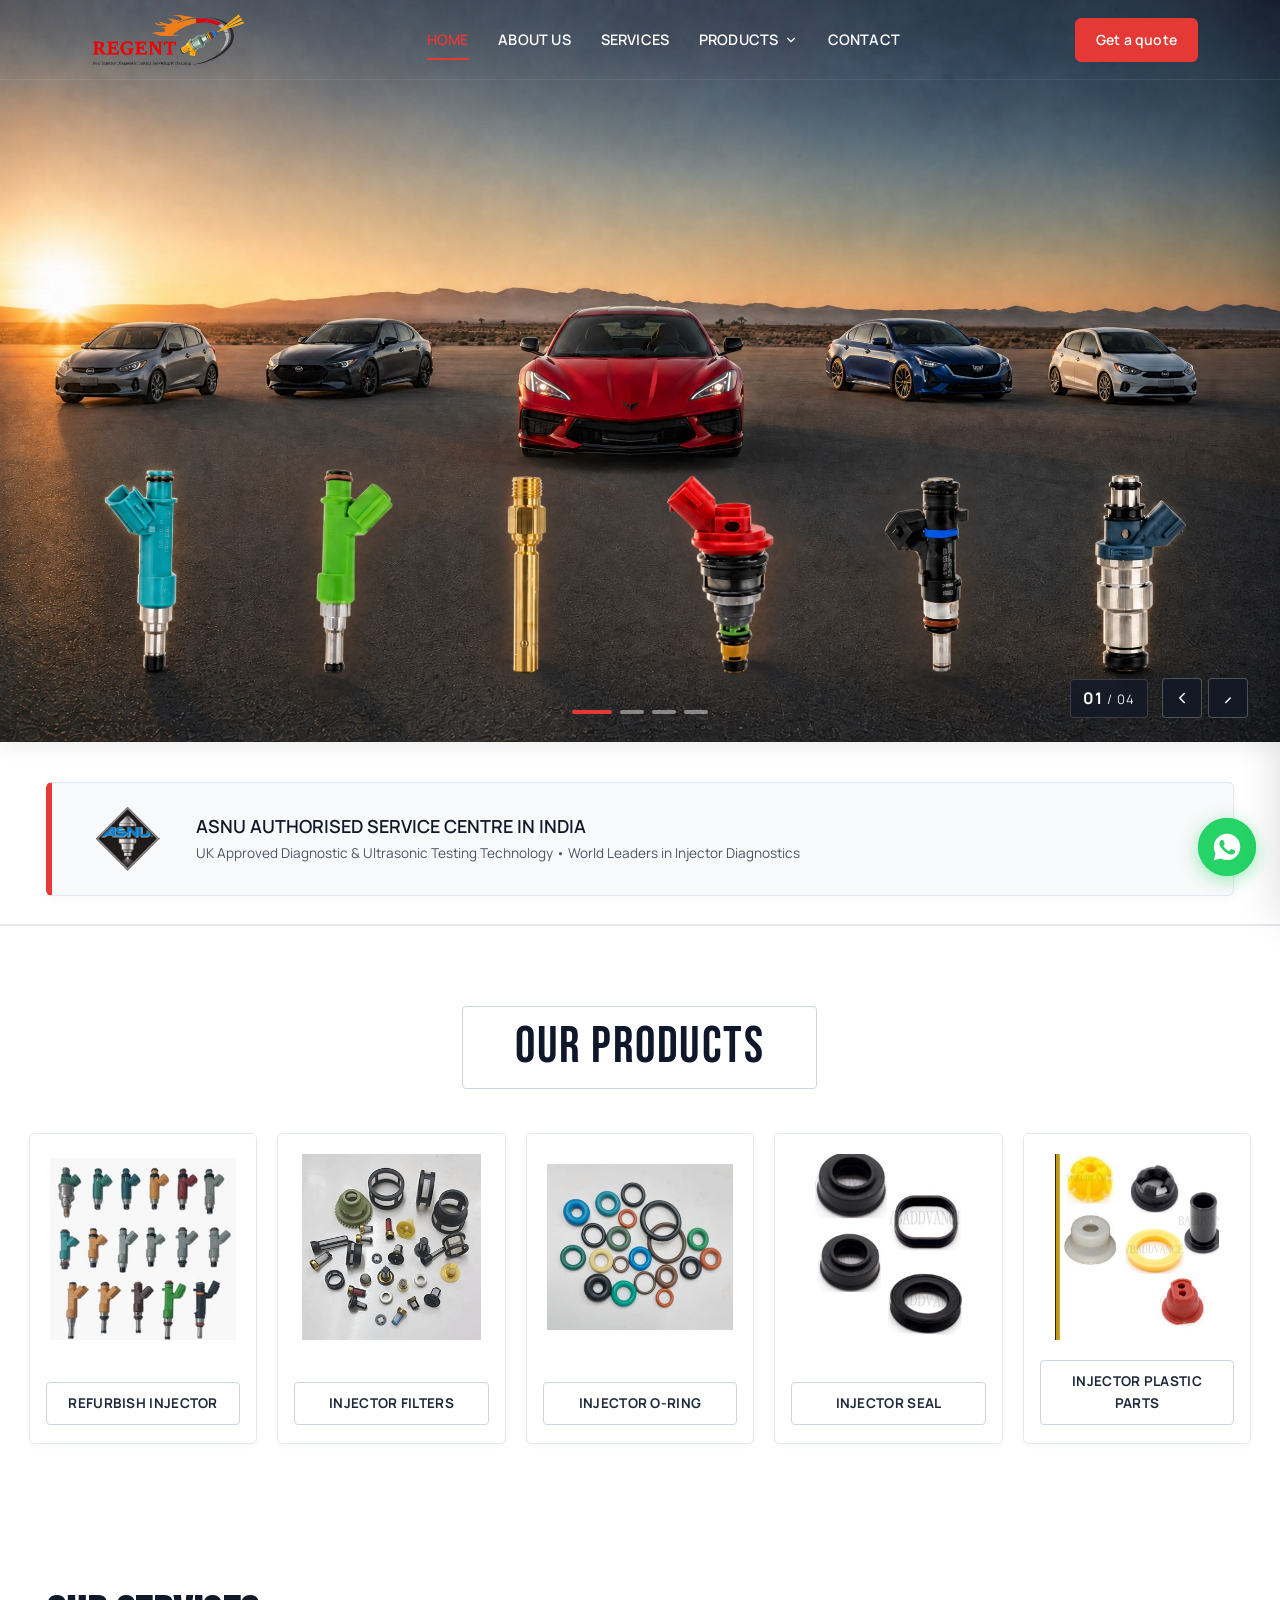
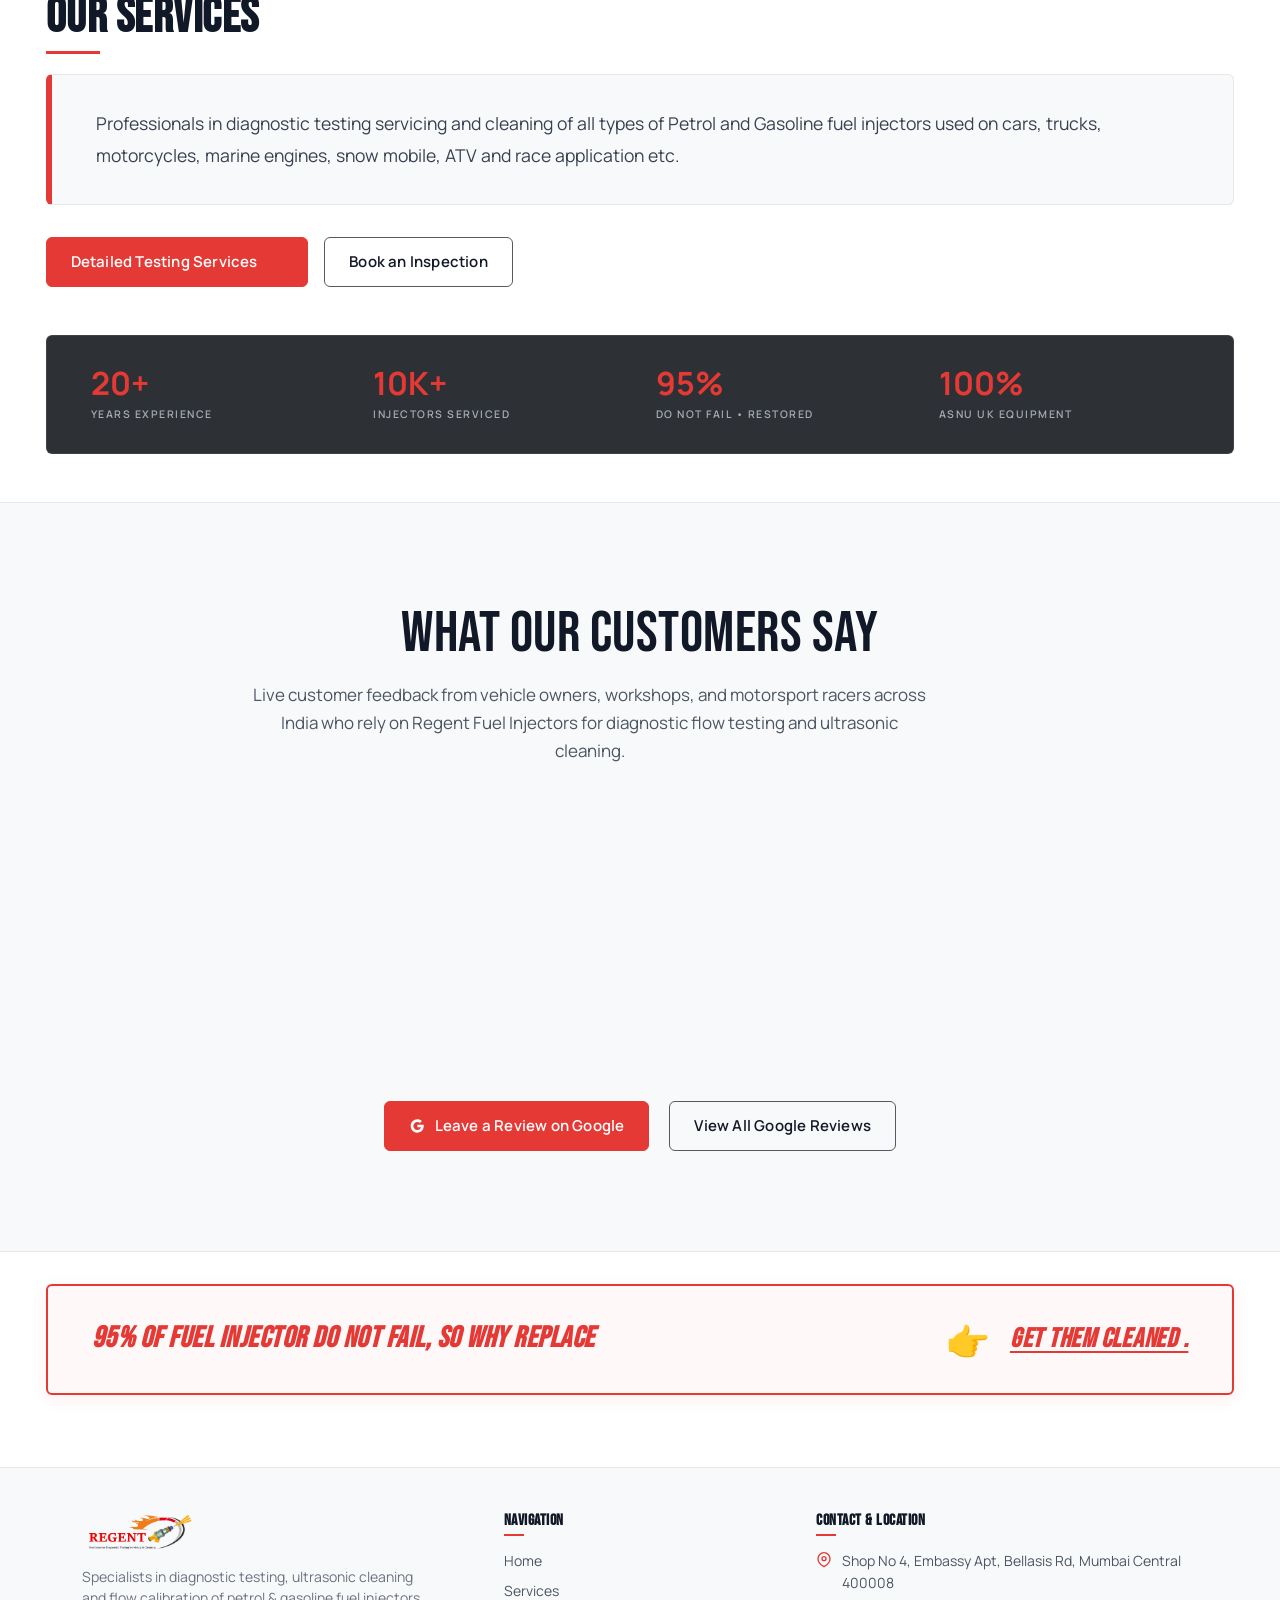
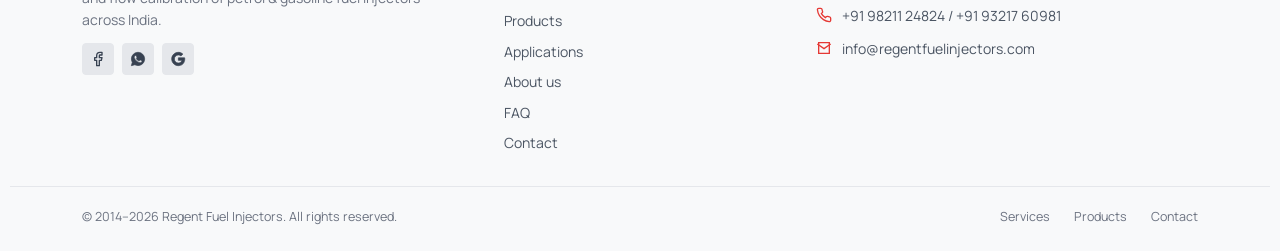
<file: index.html>
<!DOCTYPE html>
<html lang="en">
<head>
  <meta charset="UTF-8">
  <meta name="viewport" content="width=device-width, initial-scale=1.0">
  <title>Regent Fuel Injectors | Diagnostic Testing, Servicing &amp; Cleaning — Mumbai</title>
  <meta name="description" content="Regent Fuel Injectors — ASNU authorised fuel injector diagnostic testing, ultrasonic cleaning and servicing for automotive, marine, motorcycle and GDI injectors in Mumbai. Equipment approved by BOSCH, Delphi and Magneti Marelli.">

  <!-- Social media metadata -->
  <meta property="og:type" content="website">
  <meta property="og:locale" content="en_IN">
  <meta property="og:title" content="Regent Fuel Injectors | Diagnostic Testing & Servicing">
  <meta property="og:description" content="Precision fuel injector diagnostics, ultrasonic cleaning, flow testing and servicing for automotive, marine, motorcycle and GDI systems in Mumbai.">
  <meta property="og:url" content="https://regentfuelinjectors.com/">
  <meta property="og:image" content="https://regentfuelinjectors.com/images/social/whatsapp-preview.png">
  <meta property="og:image:width" content="1200">
  <meta property="og:image:height" content="630">
  <meta property="og:image:alt" content="Regent Fuel Injectors diagnostic testing and servicing — Mumbai">
  <meta name="twitter:card" content="summary_large_image">
  <meta name="twitter:title" content="Regent Fuel Injectors | Diagnostic Testing & Servicing">
  <meta name="twitter:description" content="Precision fuel injector diagnostics, cleaning, flow testing and servicing across Mumbai.">
  <meta name="twitter:image" content="https://regentfuelinjectors.com/images/social/whatsapp-preview.png">
  <meta name="twitter:image:alt" content="Regent Fuel Injectors diagnostic testing and servicing — Mumbai">

  <!-- Structured data -->
  <script type="application/ld+json">
  {
    "@context": "https://schema.org",
    "@graph": [
      {
        "@type": "Organization",
        "@id": "https://regentfuelinjectors.com/#organization",
        "name": "Regent Fuel Injectors",
        "url": "https://regentfuelinjectors.com/",
        "logo": "https://regentfuelinjectors.com/images/logo.png",
        "description": "Specialist fuel injector diagnostic testing, ultrasonic cleaning, flow testing and servicing for automotive, marine, motorcycle and GDI systems.",
        "email": "info@regentfuelinjectors.com",
        "telephone": "+91-98211-24824",
        "sameAs": [
          "https://www.facebook.com/regentfuelinjectors/",
          "https://share.google/VVuOVtDgX49I4N8ZA"
        ]
      },
      {
        "@type": "LocalBusiness",
        "@id": "https://regentfuelinjectors.com/#localbusiness",
        "name": "Regent Fuel Injectors",
        "url": "https://regentfuelinjectors.com/",
        "image": "https://regentfuelinjectors.com/images/social/whatsapp-preview.png",
        "telephone": "+91-98211-24824",
        "email": "info@regentfuelinjectors.com",
        "priceRange": "$$",
        "address": {
          "@type": "PostalAddress",
          "streetAddress": "Regent Diesel, Shop No 4, Embassy Apt, Next to Cipla & City Center Mall, 291 Bellasis Road",
          "addressLocality": "Mumbai Central",
          "addressRegion": "Maharashtra",
          "postalCode": "400008",
          "addressCountry": "IN"
        },
        "areaServed": [
          "Mumbai",
          "India"
        ],
        "additionalProperty": {
          "@type": "PropertyValue",
          "name": "Service categories",
          "value": "Automotive, marine, motorcycle and GDI fuel injector diagnostics, cleaning and servicing"
        }
      }
    ]
  }
  </script>

  <link rel="icon" href="images/logo.png">
  <link rel="stylesheet" href="css/style.css">
</head>
<body>

  <div id="site-header-slot"></div>

  <!-- ================= HERO SECTION (760–850px, Transparent 80px Nav, Atmospheric Slider) ================= -->
  <!-- ================= HERO SLIDER (Pure Image Showcase — Zero Text) ================= -->
  <section class="hero-slider" aria-label="Featured Fuel Injector Services Slideshow">
    
    <!-- Slide 1: Automotive -->
    <div class="hero-slide is-active">
      <img src="images/hero/hero-1.jpg" alt="Automotive fuel injectors diagnostic testing and servicing">
    </div>

    <!-- Slide 2: Motorbike -->
    <div class="hero-slide">
      <img src="images/hero/hero-2.jpg" alt="Motorbike fuel injectors ultrasonic cleaning and flow matching">
    </div>

    <!-- Slide 3: Marine -->
    <div class="hero-slide">
      <img src="images/hero/hero-3.jpg" alt="Marine fuel injectors for boats, speedboats and jet skis">
    </div>

    <!-- Slide 4: GDI -->
    <div class="hero-slide">
      <img src="images/hero/hero-4.jpg" alt="Gasoline Direct Injection GDI fuel injectors testing up to 3000 PSI">
    </div>

    <!-- Slider Controls -->
    <div class="hero-controls">
      <div class="hero-counter">
        <span class="current">01</span> / <span class="total">04</span>
      </div>
      <div class="hero-nav">
        <button class="hero-btn hero-prev" aria-label="Previous slide">
          <svg viewBox="0 0 24 24" fill="none" stroke-width="2" stroke-linecap="round" stroke-linejoin="round"><path d="M15 18l-6-6 6-6"/></svg>
        </button>
        <button class="hero-btn hero-next" aria-label="Next slide">
          <svg viewBox="0 0 24 24" fill="none" stroke-width="2" stroke-linecap="round" stroke-linejoin="round"><path d="M9 18l6-6-6 6"/></svg>
        </button>
      </div>
    </div>

    <!-- Indicators -->
    <div class="hero-dots">
      <button class="hero-dot is-active" aria-label="Slide 1"></button>
      <button class="hero-dot" aria-label="Slide 2"></button>
      <button class="hero-dot" aria-label="Slide 3"></button>
      <button class="hero-dot" aria-label="Slide 4"></button>
    </div>

  </section>

  <!-- ================= ASNU AUTHORISED SERVICE CENTRE (PPT Slide 1) ================= -->
  <section class="asnu-home-section" aria-label="ASNU Authorised Service Centre">
    <div class="container">
      <div class="asnu-badge-card reveal">
        <img src="images/icons/asnu-logo.png" alt="ASNU Logo" class="asnu-badge-logo">
        <div class="asnu-badge-content">
          <h2 class="asnu-badge-title">ASNU AUTHORISED SERVICE CENTRE IN INDIA</h2>
          <span class="asnu-badge-sub">UK Approved Diagnostic &amp; Ultrasonic Testing Technology &bull; World Leaders in Injector Diagnostics</span>
        </div>
      </div>
    </div>
  </section>

  <!-- ================= OUR PRODUCTS SECTION (PPT Slide 2) ================= -->
  <section class="home-products-section" id="products" aria-label="Our Products">
    <div class="home-products-container">
      <div class="home-products-head-wrap reveal">
        <div class="home-products-title-box">
          <h2 class="home-products-title">OUR PRODUCTS</h2>
        </div>
      </div>

      <div class="home-products-grid reveal">
        <!-- 1. Refurbish Injector -->
        <a href="products/refurbish-injector.html" class="home-product-card" aria-label="Refurbish Injector">
          <div class="home-product-frame">
            <img src="images/products/cat-refurbish-injector.jpg" alt="Refurbish Fuel Injectors" loading="lazy">
          </div>
          <div class="home-product-btn-wrap">
            <div class="home-product-btn">REFURBISH INJECTOR</div>
          </div>
        </a>

        <!-- 2. Injector Filters -->
        <a href="products/components.html#filters" class="home-product-card" aria-label="Injector Filters">
          <div class="home-product-frame">
            <img src="images/home-products/WhatsApp Image 2026-10-09 at 12.11.29 (1).jpeg" alt="Injector Micro Mesh Filters" loading="lazy">
          </div>
          <div class="home-product-btn-wrap">
            <div class="home-product-btn">INJECTOR FILTERS</div>
          </div>
        </a>

        <!-- 3. Injector O-Ring -->
        <a href="products/components.html#orings" class="home-product-card" aria-label="Injector O-Ring">
          <div class="home-product-frame">
            <img src="images/home-products/WhatsApp Image 2026-10-09 at 11.58.09.jpeg" alt="Injector Viton O-Rings" loading="lazy">
          </div>
          <div class="home-product-btn-wrap">
            <div class="home-product-btn">INJECTOR O-RING</div>
          </div>
        </a>

        <!-- 4. Injector Seal -->
        <a href="products/components.html#seals" class="home-product-card" aria-label="Injector Seal">
          <div class="home-product-frame">
            <img src="images/products/cat-injector-seal.jpg" alt="Injector Combustion Chamber Seals" loading="lazy">
          </div>
          <div class="home-product-btn-wrap">
            <div class="home-product-btn">INJECTOR SEAL</div>
          </div>
        </a>

        <!-- 5. Injector Plastic Parts -->
        <a href="products/components.html#plastic-parts" class="home-product-card" aria-label="Injector Plastic Parts">
          <div class="home-product-frame">
            <img src="images/products/cat-injector-plastic-parts.jpg" alt="Injector Plastic Parts, Pintle Caps and Spacers" loading="lazy">
          </div>
          <div class="home-product-btn-wrap">
            <div class="home-product-btn">INJECTOR PLASTIC PARTS</div>
          </div>
        </a>
      </div>
    </div>
  </section>

  <!-- ================= OUR SERVICES (PPT Slide 1) ================= -->
  <section class="home-services-section" aria-label="Our Services">
    <div class="container home-services-container">
      <div class="home-services-head reveal">
        <!-- <div class="eyebrow">Diagnostic Precision</div> -->
        <h2 class="home-services-title">Our Services</h2>
      </div>
      
      <p class="home-services-desc reveal">
        Professionals in diagnostic testing servicing and cleaning of all types of Petrol and Gasoline fuel injectors used on cars, trucks, motorcycles, marine engines, snow mobile, ATV and race application etc.
      </p>

      <!-- <div class="vehicle-chip-group reveal">
        <span class="vehicle-chip"><svg viewBox="0 0 24 24" fill="none" stroke-width="2"><polyline points="20 6 9 17 4 12"/></svg> Passenger Cars &amp; SUVs</span>
        <span class="vehicle-chip"><svg viewBox="0 0 24 24" fill="none" stroke-width="2"><polyline points="20 6 9 17 4 12"/></svg> Commercial Trucks</span>
        <span class="vehicle-chip"><svg viewBox="0 0 24 24" fill="none" stroke-width="2"><polyline points="20 6 9 17 4 12"/></svg> Motorcycles &amp; Superbikes</span>
        <span class="vehicle-chip"><svg viewBox="0 0 24 24" fill="none" stroke-width="2"><polyline points="20 6 9 17 4 12"/></svg> Marine Engines &amp; Jet Skis</span>
        <span class="vehicle-chip"><svg viewBox="0 0 24 24" fill="none" stroke-width="2"><polyline points="20 6 9 17 4 12"/></svg> Snowmobiles &amp; ATVs</span>
        <span class="vehicle-chip"><svg viewBox="0 0 24 24" fill="none" stroke-width="2"><polyline points="20 6 9 17 4 12"/></svg> Motorsport &amp; Race Applications</span>
      </div> -->

      <div class="home-services-cta reveal">
        <a href="services.html" class="btn btn-primary">Detailed Testing Services <span class="btn-icon"><svg viewBox="0 0 24 24" fill="none" stroke-width="2"><path d="M5 12h14M12 5l7 7-7 7"/></svg></span></a>
        <a href="contact.html" class="btn btn-outline-dark">Book an Inspection</a>
      </div>

      <!-- True Regent Statistics Strip -->
      <div class="stats-strip reveal" style="margin-top: 3rem;">
        <div class="stat-item">
          <span class="stat-number">20+</span>
          <span class="stat-label">Years Experience</span>
        </div>
        <div class="stat-item">
          <span class="stat-number">10K+</span>
          <span class="stat-label">Injectors Serviced</span>
        </div>
        <div class="stat-item">
          <span class="stat-number">95%</span>
          <span class="stat-label">Do Not Fail &bull; Restored</span>
        </div>
        <div class="stat-item">
          <span class="stat-number">100%</span>
          <span class="stat-label">ASNU UK Equipment</span>
        </div>
      </div>
    </div>
  </section>

  

  <!-- ================= GOOGLE REVIEWS SECTION (Live Auto-Sync via Elfsight) ================= -->
  <section class="section home-reviews-section" aria-label="Google Customer Reviews">
    <div class="container">
      <div class="section-head center reveal">
        <!-- <div class="eyebrow">Google Verified Reviews</div> -->
        <h2 class="section-title">What Our Customers Say</h2>
        <p class="section-desc">
          Live customer feedback from vehicle owners, workshops, and motorsport racers across India who rely on Regent Fuel Injectors for diagnostic flow testing and ultrasonic cleaning.
        </p>
      </div>

      <!-- Elfsight Google Reviews Widget -->
      <div class="reviews-widget-container reveal">
        <script src="https://elfsightcdn.com/platform.js" async></script>
        <div class="elfsight-app-4943997c-7149-401a-9bef-a94634a26fac" data-elfsight-app-lazy></div>
      </div>

      <!-- Google Actions -->
      <div class="reviews-actions reveal">
        <a href="https://share.google/VVuOVtDgX49I4N8ZA" target="_blank" rel="noopener" class="btn btn-primary">
          <svg viewBox="0 0 24 24" fill="currentColor" style="width:16px;height:16px;"><path d="M12.545,10.239v3.821h5.445c-0.712,2.315-2.647,3.972-5.445,3.972c-3.332,0-6.033-2.701-6.033-6.032s2.701-6.032,6.033-6.032c1.498,0,2.866,0.549,3.921,1.453l2.814-2.814C17.503,2.988,15.139,2,12.545,2C7.021,2,2.543,6.477,2.543,12s4.478,10,10.002,10c8.396,0,10.249-7.85,9.426-11.748L12.545,10.239z"/></svg>
          Leave a Review on Google
        </a>
        <a href="https://share.google/VVuOVtDgX49I4N8ZA" target="_blank" rel="noopener" class="btn btn-outline-dark">
          View All Google Reviews
        </a>
      </div>
    </div>
  </section>

  <!-- ================= 95% FUEL INJECTORS CALLOUT (PPT Slide 1 & 9) ================= -->
  <section class="home-callout-section" aria-label="Why Replace Fuel Injectors">
    <div class="container">
      <div class="home-callout-banner reveal">
        <div class="home-callout-text">
          95% OF FUEL INJECTOR DO NOT FAIL, SO WHY REPLACE
        </div>
        <div class="home-callout-right">
          <span class="home-callout-hand" aria-hidden="true">&#x1F449;</span>
          <a href="services.html" class="home-callout-btn" aria-label="Get your fuel injectors cleaned">GET THEM CLEANED .</a>
        </div>
      </div>
    </div>
  </section>

  <!-- ================= SITE FOOTER (Compact Slim) ================= -->
<footer class="site-footer">
  <div class="container footer-compact-grid">
    
    <div class="footer-brand">
      <a href="index.html">
        <img src="images/logo.png" alt="Regent Fuel Injectors Logo">
      </a>
      <p>Specialists in diagnostic testing, ultrasonic cleaning and flow calibration of petrol &amp; gasoline fuel injectors across India.</p>
      <div class="footer-social-row">
        <a href="https://www.facebook.com/regentfuelinjectors/" aria-label="Facebook" target="_blank" rel="noopener" class="social-btn">
          <svg viewBox="0 0 24 24" fill="none" stroke-width="2" stroke-linecap="round" stroke-linejoin="round"><path d="M18 2h-3a5 5 0 0 0-5 5v3H7v4h3v8h4v-8h3l1-4h-4V7a1 1 0 0 1 1-1h3z"/></svg>
        </a>
        <a href="https://wa.me/919821124824" aria-label="WhatsApp" target="_blank" rel="noopener" class="social-btn">
          <svg viewBox="0 0 24 24" fill="currentColor"><path d="M12.04 2C6.58 2 2.13 6.45 2.13 11.91c0 1.75.46 3.45 1.32 4.95L2.05 22l5.25-1.38a9.9 9.9 0 0 0 4.74 1.21h.005c5.46 0 9.91-4.45 9.91-9.91C21.93 6.45 17.5 2 12.04 2zm5.8 14.14c-.24.68-1.4 1.32-1.93 1.4-.5.08-1.13.11-1.82-.11-.42-.13-.96-.31-1.65-.61-2.9-1.25-4.79-4.17-4.94-4.37-.14-.2-1.18-1.57-1.18-3 0-1.42.75-2.12 1.02-2.41.27-.29.58-.36.78-.36.2 0 .39 0 .56.01.18.01.42-.07.66.5.24.58.83 2 .9 2.15.07.15.12.32.02.52-.1.2-.15.32-.29.49-.14.17-.3.38-.43.51-.14.14-.29.29-.13.57.17.29.75 1.24 1.61 2.01 1.11.99 2.04 1.3 2.33 1.44.29.15.46.13.63-.08.17-.2.72-.84.91-1.13.19-.29.38-.24.63-.14.26.09 1.65.78 1.94.92.28.14.47.21.53.33.07.13.07.72-.17 1.4z"/></svg>
        <a href="https://share.google/VVuOVtDgX49I4N8ZA" aria-label="Google Business Profile &amp; Reviews" target="_blank" rel="noopener" class="social-btn">
          <svg viewBox="0 0 24 24" fill="currentColor"><path d="M12.545,10.239v3.821h5.445c-0.712,2.315-2.647,3.972-5.445,3.972c-3.332,0-6.033-2.701-6.033-6.032s2.701-6.032,6.033-6.032c1.498,0,2.866,0.549,3.921,1.453l2.814-2.814C17.503,2.988,15.139,2,12.545,2C7.021,2,2.543,6.477,2.543,12s4.478,10,10.002,10c8.396,0,10.249-7.85,9.426-11.748L12.545,10.239z"/></svg>
        </a>
      </div>
    </div>

    <div class="footer-col">
      <h4>Navigation</h4>
      <div class="footer-nav-list">
        <a href="index.html">Home</a>
        <a href="services.html">Services</a>
        <a href="products.html">Products</a>
        <a href="products.html#categories">Applications</a>
        <a href="about.html">About us</a>
        <a href="faq.html">FAQ</a>
        <a href="contact.html">Contact</a>
      </div>
    </div>

    <div class="footer-col">
      <h4>Contact &amp; Location</h4>
      <div class="footer-contact-item">
        <svg viewBox="0 0 24 24" fill="none" stroke-width="2"><path d="M21 10c0 7-9 12-9 12s-9-5-9-12a9 9 0 0 1 18 0z"/><circle cx="12" cy="10" r="3"/></svg>
        <div>Shop No 4, Embassy Apt, Bellasis Rd, Mumbai Central 400008</div>
      </div>
      <div class="footer-contact-item">
        <svg viewBox="0 0 24 24" fill="none" stroke-width="2"><path d="M22 16.92v3a2 2 0 0 1-2.18 2 19.79 19.79 0 0 1-8.63-3.07 19.5 19.5 0 0 1-6-6 19.79 19.79 0 0 1-3.07-8.67A2 2 0 0 1 4.11 2h3a2 2 0 0 1 2 1.72c.127.96.361 1.903.7 2.81a2 2 0 0 1-.45 2.11L8.09 9.91a16 16 0 0 0 6 6l1.27-1.27a2 2 0 0 1 2.11-.45c.907.339 1.85.573 2.81.7A2 2 0 0 1 22 16.92z"/></svg>
        <div>
          <a href="tel:+919821124824">+91 98211 24824</a> / <a href="tel:+919321760981">+91 93217 60981</a>
        </div>
      </div>
      <div class="footer-contact-item">
        <svg viewBox="0 0 24 24" fill="none" stroke-width="2"><path d="M4 4h16v16H4z"/><path d="M22 6l-10 7L2 6"/></svg>
        <div>
          <a href="mailto:info@regentfuelinjectors.com">info@regentfuelinjectors.com</a>
        </div>
      </div>
    </div>

  </div>

  <div class="container footer-bottom">
    <span>&copy; 2014&ndash;<span data-year></span> Regent Fuel Injectors. All rights reserved.</span>
    <div class="footer-bottom-links">
      <a href="services.html">Services</a>
      <a href="products.html">Products</a>
      <a href="contact.html">Contact</a>
    </div>
  </div>
</footer>

  <!-- ================= WHATSAPP FLOATING BUTTON ================= -->
  <a href="https://wa.me/919821124824?text=Hi%2C%20I%27d%20like%20to%20enquire%20about%20fuel%20injector%20servicing." class="whatsapp-float" target="_blank" rel="noopener" aria-label="Chat with us on WhatsApp">
    <span class="whatsapp-ping"></span>
    <svg viewBox="0 0 24 24"><path d="M12.04 2C6.58 2 2.13 6.45 2.13 11.91c0 1.75.46 3.45 1.32 4.95L2.05 22l5.25-1.38a9.9 9.9 0 0 0 4.74 1.21h.005c5.46 0 9.91-4.45 9.91-9.91C21.93 6.45 17.5 2 12.04 2zm5.8 14.14c-.24.68-1.4 1.32-1.93 1.4-.5.08-1.13.11-1.82-.11-.42-.13-.96-.31-1.65-.61-2.9-1.25-4.79-4.17-4.94-4.37-.14-.2-1.18-1.57-1.18-3 0-1.42.75-2.12 1.02-2.41.27-.29.58-.36.78-.36.2 0 .39 0 .56.01.18.01.42-.07.66.5.24.58.83 2 .9 2.15.07.15.12.32.02.52-.1.2-.15.32-.29.49-.14.17-.3.38-.43.51-.14.14-.29.29-.13.57.17.29.75 1.24 1.61 2.01 1.11.99 2.04 1.3 2.33 1.44.29.15.46.13.63-.08.17-.2.72-.84.91-1.13.19-.29.38-.24.63-.14.26.09 1.65.78 1.94.92.28.14.47.21.53.33.07.13.07.72-.17 1.4z"/></svg>
  </a>

  <script src="js/components.js"></script>
  <script src="js/script.js"></script>
</body>
</html>
</file>
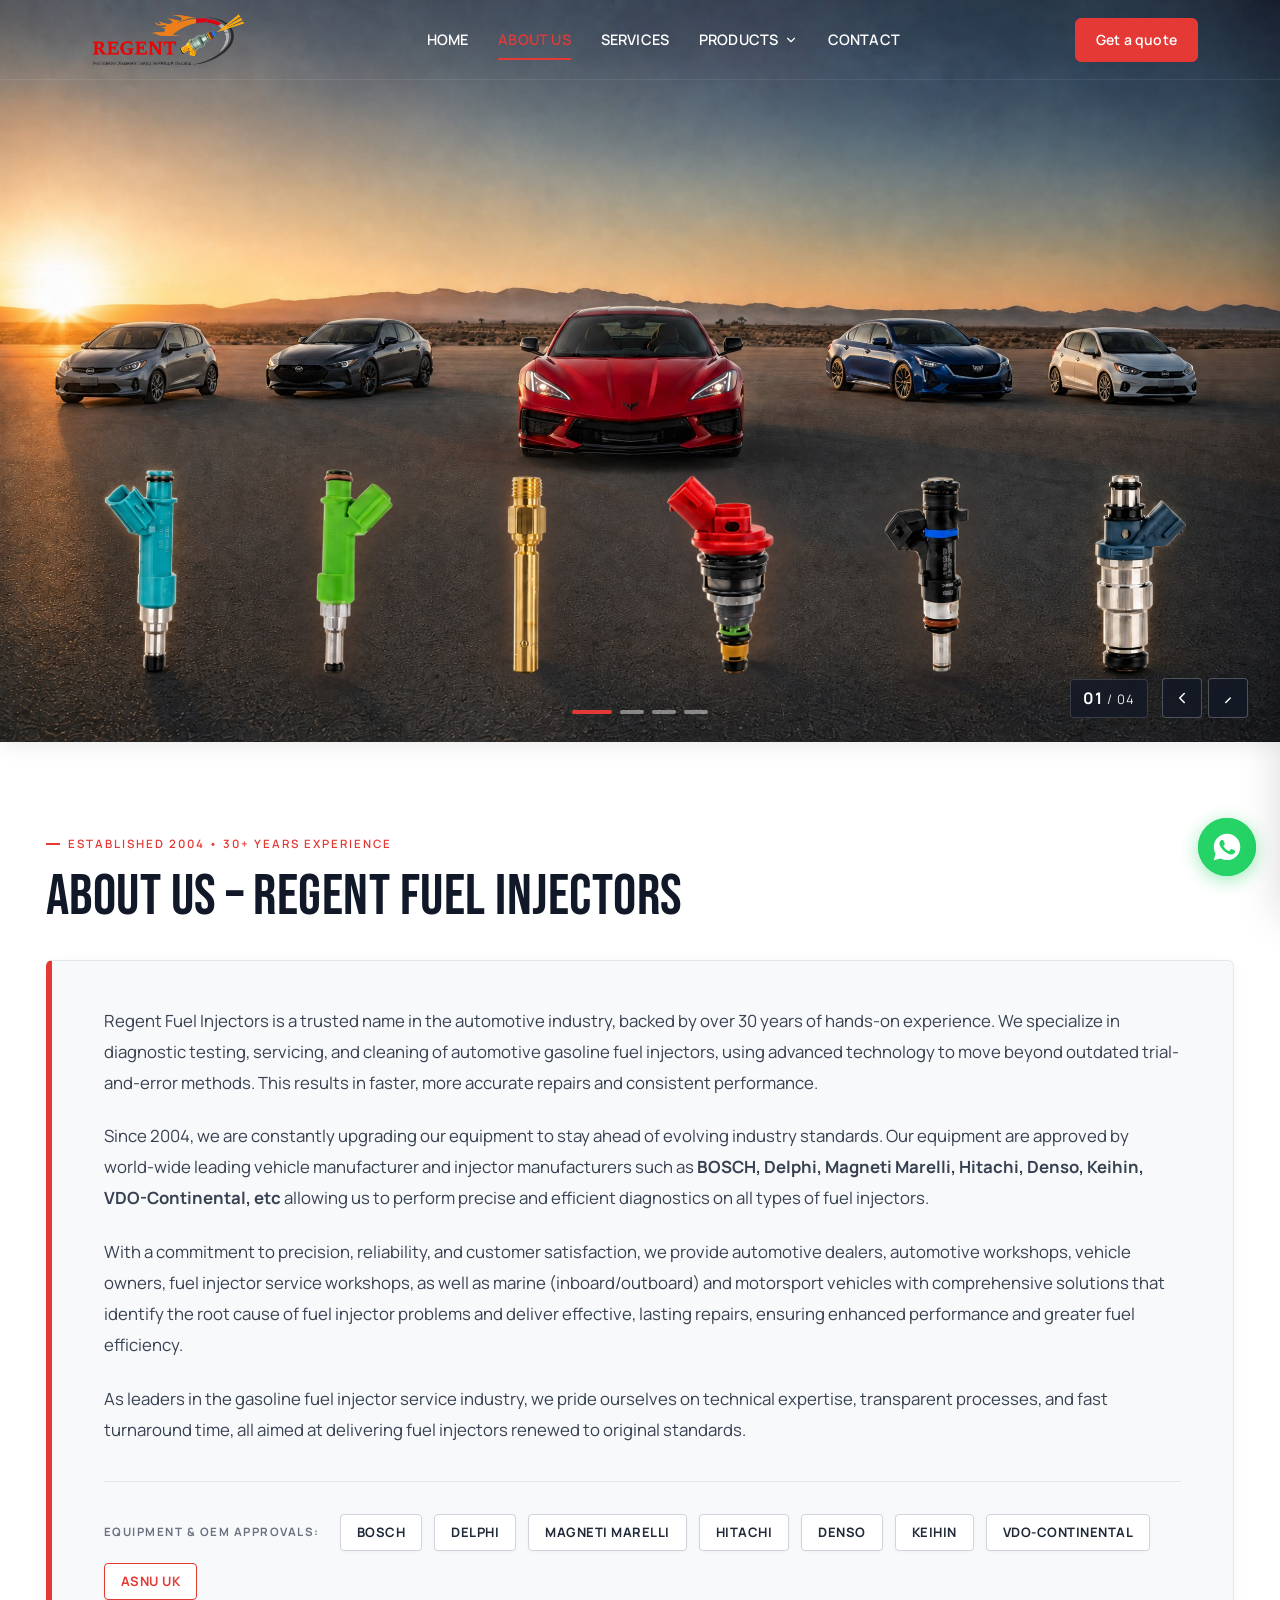
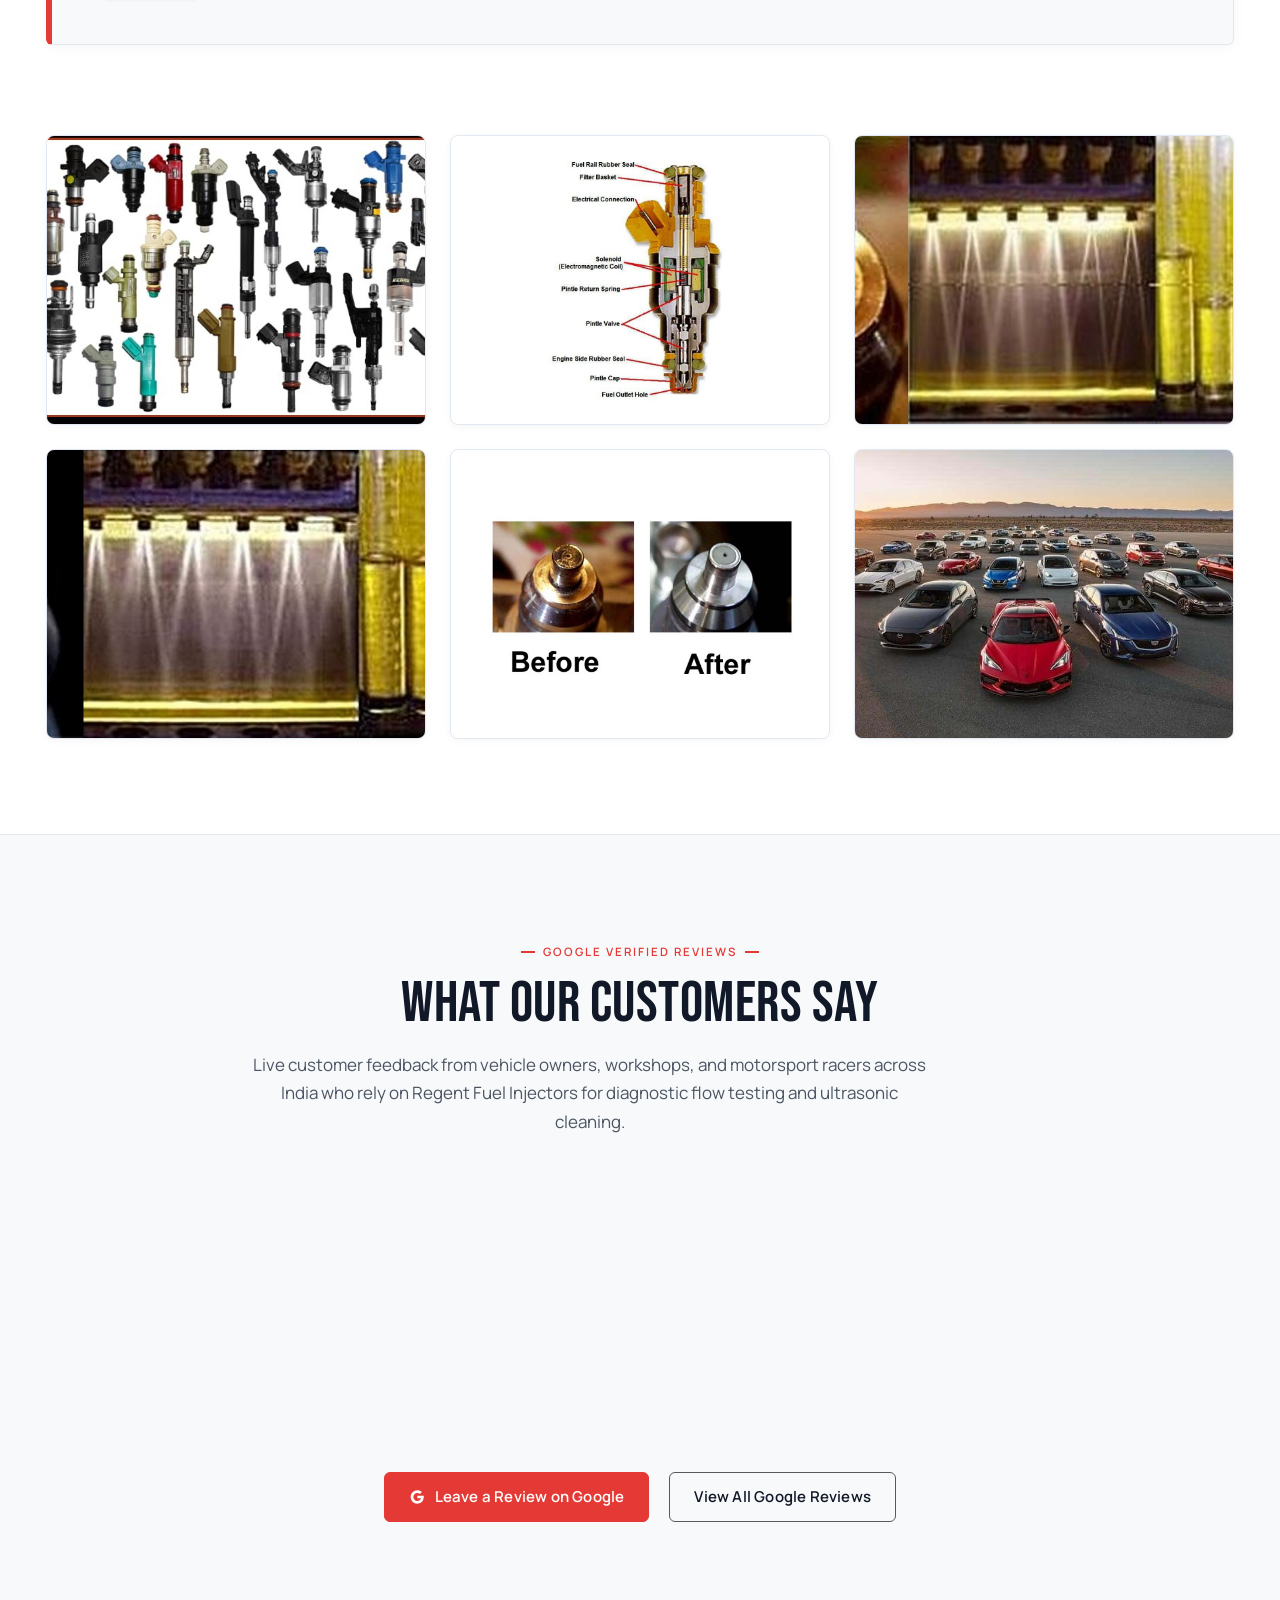
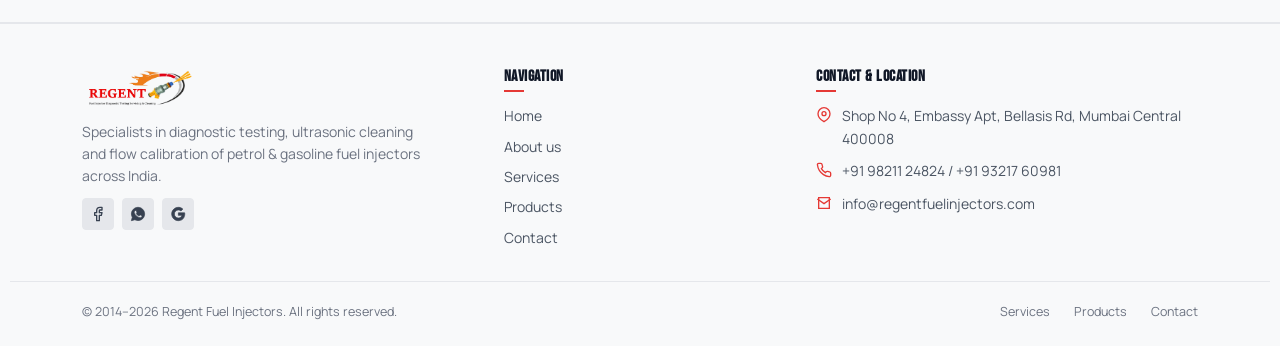
<file: about.html>
<!DOCTYPE html>
<html lang="en">
<head>
  <meta charset="UTF-8">
  <meta name="viewport" content="width=device-width, initial-scale=1.0">
  <title>About Us | Regent Fuel Injectors — Mumbai</title>
  <meta name="description" content="Regent Fuel Injectors is a trusted name in the automotive industry, backed by over 30 years of hands-on experience in diagnostic testing, servicing, and cleaning of automotive gasoline fuel injectors.">
  <link rel="icon" href="images/logo.png">
  <link rel="stylesheet" href="css/style.css">
</head>
<body>

  <!-- ================= DYNAMIC SITE HEADER ================= -->
  <div id="site-header-slot"></div>

  <!-- ================= HERO SLIDER (Pure Image Showcase — Zero Text) ================= -->
  <section class="hero-slider" aria-label="Featured Fuel Injector Services Slideshow">
    
    <!-- Slide 1: Automotive -->
    <div class="hero-slide is-active">
      <img src="images/hero/hero-1.jpg" alt="Automotive fuel injectors diagnostic testing and servicing">
    </div>

    <!-- Slide 2: Motorbike -->
    <div class="hero-slide">
      <img src="images/hero/hero-2.jpg" alt="Motorbike fuel injectors ultrasonic cleaning and flow matching">
    </div>

    <!-- Slide 3: Marine -->
    <div class="hero-slide">
      <img src="images/hero/hero-3.jpg" alt="Marine fuel injectors for boats, speedboats and jet skis">
    </div>

    <!-- Slide 4: GDI -->
    <div class="hero-slide">
      <img src="images/hero/hero-4.jpg" alt="Gasoline Direct Injection GDI fuel injectors testing up to 3000 PSI">
    </div>

    <!-- Slider Controls -->
    <div class="hero-controls">
      <div class="hero-counter">
        <span class="current">01</span> / <span class="total">04</span>
      </div>
      <div class="hero-nav">
        <button class="hero-btn hero-prev" aria-label="Previous slide">
          <svg viewBox="0 0 24 24" fill="none" stroke-width="2" stroke-linecap="round" stroke-linejoin="round"><path d="M15 18l-6-6 6-6"/></svg>
        </button>
        <button class="hero-btn hero-next" aria-label="Next slide">
          <svg viewBox="0 0 24 24" fill="none" stroke-width="2" stroke-linecap="round" stroke-linejoin="round"><path d="M9 18l6-6-6 6"/></svg>
        </button>
      </div>
    </div>

    <!-- Indicators -->
    <div class="hero-dots">
      <button class="hero-dot is-active" aria-label="Slide 1"></button>
      <button class="hero-dot" aria-label="Slide 2"></button>
      <button class="hero-dot" aria-label="Slide 3"></button>
      <button class="hero-dot" aria-label="Slide 4"></button>
    </div>

  </section>

  <!-- ================= ABOUT US CONTENT SECTION ================= -->
  <section class="about-story-section" aria-label="About Regent Fuel Injectors">
    <div class="about-story-container">
      
      <div class="section-head reveal" style="max-width: 100%; margin-bottom: 2rem;">
        <div class="eyebrow">ESTABLISHED 2004 &bull; 30+ YEARS EXPERIENCE</div>
        <h1 class="section-title">ABOUT US &ndash; REGENT FUEL INJECTORS</h1>
      </div>

      <div class="about-story-card reveal">
        <p class="about-story-text">
          Regent Fuel Injectors is a trusted name in the automotive industry, backed by over 30 years of hands-on experience. We specialize in diagnostic testing, servicing, and cleaning of automotive gasoline fuel injectors, using advanced technology to move beyond outdated trial-and-error methods. This results in faster, more accurate repairs and consistent performance.
        </p>
        <p class="about-story-text">
          Since 2004, we are constantly upgrading our equipment to stay ahead of evolving industry standards. Our equipment are approved by world-wide leading vehicle manufacturer and injector manufacturers such as <strong>BOSCH, Delphi, Magneti Marelli, Hitachi, Denso, Keihin, VDO-Continental, etc</strong> allowing us to perform precise and efficient diagnostics on all types of fuel injectors.
        </p>
        <p class="about-story-text">
          With a commitment to precision, reliability, and customer satisfaction, we provide automotive dealers, automotive workshops, vehicle owners, fuel injector service workshops, as well as marine (inboard/outboard) and motorsport vehicles with comprehensive solutions that identify the root cause of fuel injector problems and deliver effective, lasting repairs, ensuring enhanced performance and greater fuel efficiency.
        </p>
        <p class="about-story-text">
          As leaders in the gasoline fuel injector service industry, we pride ourselves on technical expertise, transparent processes, and fast turnaround time, all aimed at delivering fuel injectors renewed to original standards.
        </p>

        <!-- Manufacturer & Approvals Strip -->
        <div class="about-brands-wrap">
          <span class="about-brands-label">Equipment &amp; OEM Approvals:</span>
          <span class="brand-pill">BOSCH</span>
          <span class="brand-pill">Delphi</span>
          <span class="brand-pill">Magneti Marelli</span>
          <span class="brand-pill">Hitachi</span>
          <span class="brand-pill">Denso</span>
          <span class="brand-pill">Keihin</span>
          <span class="brand-pill">VDO-Continental</span>
          <span class="brand-pill" style="border-color: var(--red); color: var(--red);">ASNU UK</span>
        </div>
      </div>

    </div>
  </section>

  <!-- ================= ABOUT US RELATED IMAGES (Pure Image Showcase — Zero Text) ================= -->
  <section class="about-gallery-section" aria-label="About Us Workshop & Diagnostic Gallery">
    <div class="about-story-container">
      <div class="about-gallery-grid reveal">
        
        <div class="about-gallery-card">
          <img src="images/services/injector-collage.jpg" alt="Regent Fuel Injectors Workshop and Testing Equipment" loading="lazy">
        </div>

        <div class="about-gallery-card contain-img">
          <img src="images/services/injector-cutaway-diagram.jpg" alt="Fuel Injector Internal Structure Diagram" loading="lazy">
        </div>

        <div class="about-gallery-card">
          <img src="images/services/flow-test-1.jpg" alt="Fuel Injector Flow Bench Diagnostic Testing" loading="lazy">
        </div>

        <div class="about-gallery-card">
          <img src="images/services/flow-test-2.jpg" alt="Ultrasonic Cleaned Fuel Injector Flow Pattern" loading="lazy">
        </div>

        <div class="about-gallery-card contain-img">
          <img src="images/services/injector-tip-before-after.jpg" alt="Fuel Injector Pintle Tip Before and After Cleaning" loading="lazy">
        </div>

        <div class="about-gallery-card">
          <img src="images/services/car-fleet.jpg" alt="Automotive Passenger and Commercial Vehicle Servicing" loading="lazy">
        </div>

      </div>
    </div>
  </section>

  <!-- ================= GOOGLE REVIEWS SECTION (Live Auto-Sync via Elfsight) ================= -->
  <section class="section home-reviews-section" aria-label="Google Customer Reviews">
    <div class="container">
      <div class="section-head center reveal">
        <div class="eyebrow">Google Verified Reviews</div>
        <h2 class="section-title">What Our Customers Say</h2>
        <p class="section-desc">
          Live customer feedback from vehicle owners, workshops, and motorsport racers across India who rely on Regent Fuel Injectors for diagnostic flow testing and ultrasonic cleaning.
        </p>
      </div>

      <!-- Elfsight Google Reviews Widget -->
      <div class="reviews-widget-container reveal">
        <script src="https://elfsightcdn.com/platform.js" async></script>
        <div class="elfsight-app-4943997c-7149-401a-9bef-a94634a26fac" data-elfsight-app-lazy></div>
      </div>

      <!-- Google Actions -->
      <div class="reviews-actions reveal">
        <a href="https://share.google/VVuOVtDgX49I4N8ZA" target="_blank" rel="noopener" class="btn btn-primary">
          <svg viewBox="0 0 24 24" fill="currentColor" style="width:16px;height:16px;"><path d="M12.545,10.239v3.821h5.445c-0.712,2.315-2.647,3.972-5.445,3.972c-3.332,0-6.033-2.701-6.033-6.032s2.701-6.032,6.033-6.032c1.498,0,2.866,0.549,3.921,1.453l2.814-2.814C17.503,2.988,15.139,2,12.545,2C7.021,2,2.543,6.477,2.543,12s4.478,10,10.002,10c8.396,0,10.249-7.85,9.426-11.748L12.545,10.239z"/></svg>
          Leave a Review on Google
        </a>
        <a href="https://share.google/VVuOVtDgX49I4N8ZA" target="_blank" rel="noopener" class="btn btn-outline-dark">
          View All Google Reviews
        </a>
      </div>
    </div>
  </section>

  <!-- ================= SITE FOOTER (Compact Slim) ================= -->
  <footer class="site-footer">
    <div class="container footer-compact-grid">
      
      <div class="footer-brand">
        <a href="index.html">
          <img src="images/logo.png" alt="Regent Fuel Injectors Logo">
        </a>
        <p>Specialists in diagnostic testing, ultrasonic cleaning and flow calibration of petrol &amp; gasoline fuel injectors across India.</p>
        <div class="footer-social-row">
          <a href="https://www.facebook.com/regentfuelinjectors/" aria-label="Facebook" target="_blank" rel="noopener" class="social-btn">
            <svg viewBox="0 0 24 24" fill="none" stroke-width="2" stroke-linecap="round" stroke-linejoin="round"><path d="M18 2h-3a5 5 0 0 0-5 5v3H7v4h3v8h4v-8h3l1-4h-4V7a1 1 0 0 1 1-1h3z"/></svg>
          </a>
          <a href="https://wa.me/919821124824" aria-label="WhatsApp" target="_blank" rel="noopener" class="social-btn">
            <svg viewBox="0 0 24 24" fill="currentColor"><path d="M12.04 2C6.58 2 2.13 6.45 2.13 11.91c0 1.75.46 3.45 1.32 4.95L2.05 22l5.25-1.38a9.9 9.9 0 0 0 4.74 1.21h.005c5.46 0 9.91-4.45 9.91-9.91C21.93 6.45 17.5 2 12.04 2zm5.8 14.14c-.24.68-1.4 1.32-1.93 1.4-.5.08-1.13.11-1.82-.11-.42-.13-.96-.31-1.65-.61-2.9-1.25-4.79-4.17-4.94-4.37-.14-.2-1.18-1.57-1.18-3 0-1.42.75-2.12 1.02-2.41.27-.29.58-.36.78-.36.2 0 .39 0 .56.01.18.01.42-.07.66.5.24.58.83 2 .9 2.15.07.15.12.32.02.52-.1.2-.15.32-.29.49-.14.17-.3.38-.43.51-.14.14-.29.29-.13.57.17.29.75 1.24 1.61 2.01 1.11.99 2.04 1.3 2.33 1.44.29.15.46.13.63-.08.17-.2.72-.84.91-1.13.19-.29.38-.24.63-.14.26.09 1.65.78 1.94.92.28.14.47.21.53.33.07.13.07.72-.17 1.4z"/></svg>
          </a>
          <a href="https://share.google/VVuOVtDgX49I4N8ZA" aria-label="Google Business Profile &amp; Reviews" target="_blank" rel="noopener" class="social-btn">
            <svg viewBox="0 0 24 24" fill="currentColor"><path d="M12.545,10.239v3.821h5.445c-0.712,2.315-2.647,3.972-5.445,3.972c-3.332,0-6.033-2.701-6.033-6.032s2.701-6.032,6.033-6.032c1.498,0,2.866,0.549,3.921,1.453l2.814-2.814C17.503,2.988,15.139,2,12.545,2C7.021,2,2.543,6.477,2.543,12s4.478,10,10.002,10c8.396,0,10.249-7.85,9.426-11.748L12.545,10.239z"/></svg>
          </a>
        </div>
      </div>

      <div class="footer-col">
        <h4>Navigation</h4>
        <div class="footer-nav-list">
          <a href="index.html">Home</a>
          <a href="about.html">About us</a>
          <a href="services.html">Services</a>
          <a href="products.html">Products</a>
          <a href="contact.html">Contact</a>
        </div>
      </div>

      <div class="footer-col">
        <h4>Contact &amp; Location</h4>
        <div class="footer-contact-item">
          <svg viewBox="0 0 24 24" fill="none" stroke-width="2"><path d="M21 10c0 7-9 12-9 12s-9-5-9-12a9 9 0 0 1 18 0z"/><circle cx="12" cy="10" r="3"/></svg>
          <div>Shop No 4, Embassy Apt, Bellasis Rd, Mumbai Central 400008</div>
        </div>
        <div class="footer-contact-item">
          <svg viewBox="0 0 24 24" fill="none" stroke-width="2"><path d="M22 16.92v3a2 2 0 0 1-2.18 2 19.79 19.79 0 0 1-8.63-3.07 19.5 19.5 0 0 1-6-6 19.79 19.79 0 0 1-3.07-8.67A2 2 0 0 1 4.11 2h3a2 2 0 0 1 2 1.72c.127.96.361 1.903.7 2.81a2 2 0 0 1-.45 2.11L8.09 9.91a16 16 0 0 0 6 6l1.27-1.27a2 2 0 0 1 2.11-.45c.907.339 1.85.573 2.81.7A2 2 0 0 1 22 16.92z"/></svg>
          <div>
            <a href="tel:+919821124824">+91 98211 24824</a> / <a href="tel:+919321760981">+91 93217 60981</a>
          </div>
        </div>
        <div class="footer-contact-item">
          <svg viewBox="0 0 24 24" fill="none" stroke-width="2"><path d="M4 4h16v16H4z"/><path d="M22 6l-10 7L2 6"/></svg>
          <div>
            <a href="mailto:info@regentfuelinjectors.com">info@regentfuelinjectors.com</a>
          </div>
        </div>
      </div>

    </div>

    <div class="container footer-bottom">
      <span>&copy; 2014&ndash;<span data-year></span> Regent Fuel Injectors. All rights reserved.</span>
      <div class="footer-bottom-links">
        <a href="services.html">Services</a>
        <a href="products.html">Products</a>
        <a href="contact.html">Contact</a>
      </div>
    </div>
  </footer>

  <!-- ================= WHATSAPP FLOATING BUTTON ================= -->
  <a href="https://wa.me/919821124824?text=Hi%2C%20I%27d%20like%20to%20enquire%20about%20fuel%20injector%20servicing." class="whatsapp-float" target="_blank" rel="noopener" aria-label="Chat with us on WhatsApp">
    <span class="whatsapp-ping"></span>
    <svg viewBox="0 0 24 24"><path d="M12.04 2C6.58 2 2.13 6.45 2.13 11.91c0 1.75.46 3.45 1.32 4.95L2.05 22l5.25-1.38a9.9 9.9 0 0 0 4.74 1.21h.005c5.46 0 9.91-4.45 9.91-9.91C21.93 6.45 17.5 2 12.04 2zm5.8 14.14c-.24.68-1.4 1.32-1.93 1.4-.5.08-1.13.11-1.82-.11-.42-.13-.96-.31-1.65-.61-2.9-1.25-4.79-4.17-4.94-4.37-.14-.2-1.18-1.57-1.18-3 0-1.42.75-2.12 1.02-2.41.27-.29.58-.36.78-.36.2 0 .39 0 .56.01.18.01.42-.07.66.5.24.58.83 2 .9 2.15.07.15.12.32.02.52-.1.2-.15.32-.29.49-.14.17-.3.38-.43.51-.14.14-.29.29-.13.57.17.29.75 1.24 1.61 2.01 1.11.99 2.04 1.3 2.33 1.44.29.15.46.13.63-.08.17-.2.72-.84.91-1.13.19-.29.38-.24.63-.14.26.09 1.65.78 1.94.92.28.14.47.21.53.33.07.13.07.72-.17 1.4z"/></svg>
  </a>

  <script src="js/components.js"></script>
  <script src="js/script.js"></script>
</body>
</html>
</file>
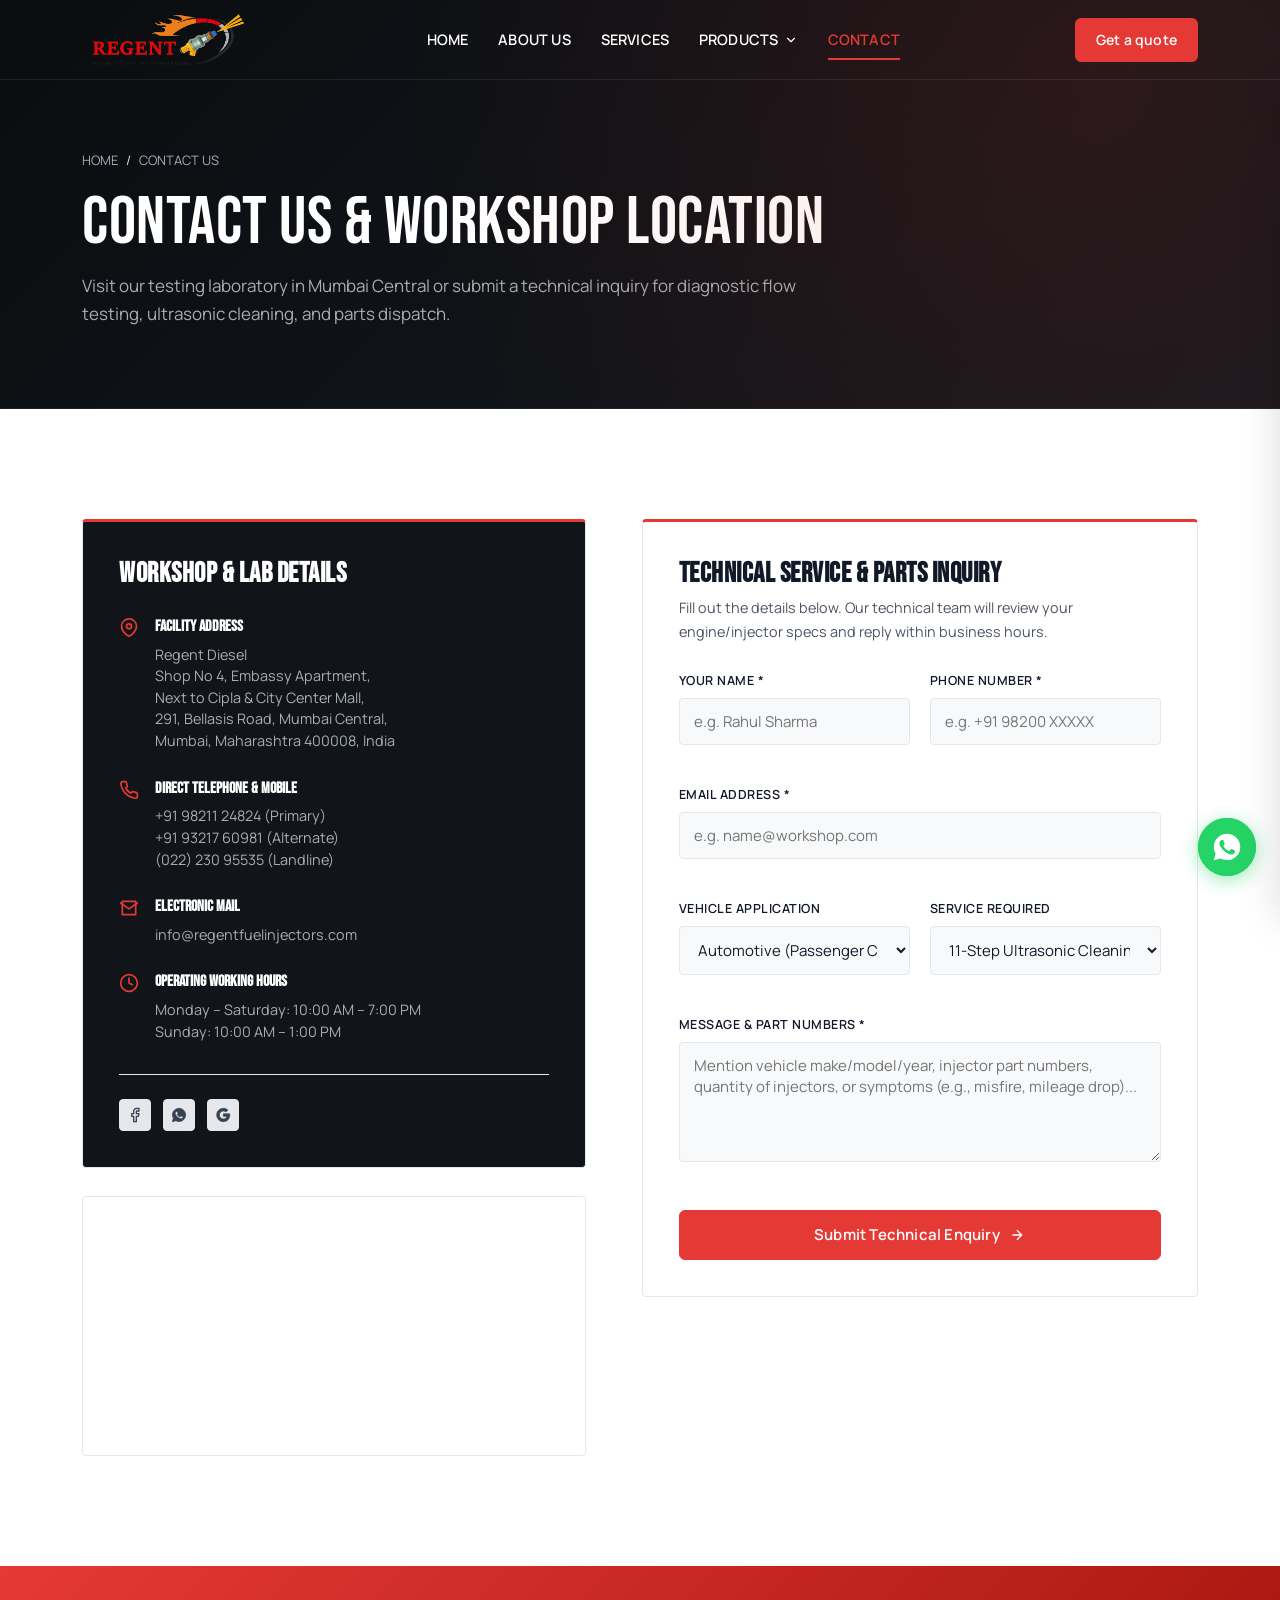
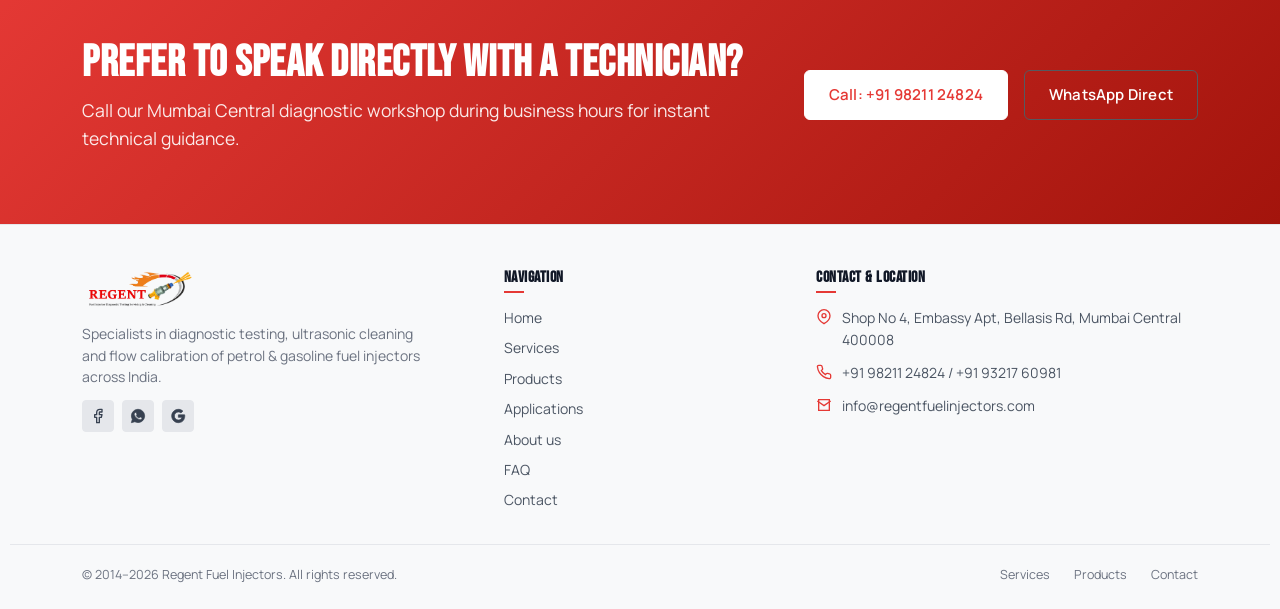
<file: contact.html>
<!DOCTYPE html>
<html lang="en">
<head>
  <meta charset="UTF-8">
  <meta name="viewport" content="width=device-width, initial-scale=1.0">
  <title>Contact Us &amp; Workshop Location | Regent Fuel Injectors — Mumbai</title>
  <meta name="description" content="Contact Regent Fuel Injectors in Mumbai Central for diagnostic flow testing, ultrasonic cleaning bookings, and injector hardware orders. Call +91 98211 24824.">
  <link rel="icon" href="images/logo.png">
  <link rel="stylesheet" href="css/style.css">
</head>
<body>

  <div id="site-header-slot"></div>

  <!-- ================= PAGE HERO ================= -->
  <section class="page-hero">
    <div class="container">
      <div class="breadcrumb">
        <a href="index.html">Home</a> <span>/</span> Contact Us
      </div>
      <h1>Contact Us &amp; Workshop Location</h1>
      <p class="page-hero-desc">Visit our testing laboratory in Mumbai Central or submit a technical inquiry for diagnostic flow testing, ultrasonic cleaning, and parts dispatch.</p>
    </div>
  </section>

  <!-- ================= CONTACT LAYOUT ================= -->
  <section class="section">
    <div class="container">
      
      <div class="contact-grid">
        
        <!-- Left: Contact Details Card & Map -->
        <div class="reveal">
          <div class="contact-card">
            <h3>Workshop &amp; Lab Details</h3>

            <div class="contact-row">
              <svg viewBox="0 0 24 24" fill="none" stroke-width="2" stroke-linecap="round" stroke-linejoin="round"><path d="M21 10c0 7-9 12-9 12s-9-5-9-12a9 9 0 0 1 18 0z"/><circle cx="12" cy="10" r="3"/></svg>
              <div>
                <strong>Facility Address</strong>
                <address>
                  Regent Diesel<br>
                  Shop No 4, Embassy Apartment,<br>
                  Next to Cipla &amp; City Center Mall,<br>
                  291, Bellasis Road, Mumbai Central,<br>
                  Mumbai, Maharashtra 400008, India
                </address>
              </div>
            </div>

            <div class="contact-row">
              <svg viewBox="0 0 24 24" fill="none" stroke-width="2" stroke-linecap="round" stroke-linejoin="round"><path d="M22 16.92v3a2 2 0 0 1-2.18 2 19.79 19.79 0 0 1-8.63-3.07 19.5 19.5 0 0 1-6-6 19.79 19.79 0 0 1-3.07-8.67A2 2 0 0 1 4.11 2h3a2 2 0 0 1 2 1.72c.127.96.361 1.903.7 2.81a2 2 0 0 1-.45 2.11L8.09 9.91a16 16 0 0 0 6 6l1.27-1.27a2 2 0 0 1 2.11-.45c.907.339 1.85.573 2.81.7A2 2 0 0 1 22 16.92z"/></svg>
              <div>
                <strong>Direct Telephone &amp; Mobile</strong>
                <a href="tel:+919821124824">+91 98211 24824 (Primary)</a>
                <a href="tel:+919321760981">+91 93217 60981 (Alternate)</a>
                <a href="tel:02223095535">(022) 230 95535 (Landline)</a>
              </div>
            </div>

            <div class="contact-row">
              <svg viewBox="0 0 24 24" fill="none" stroke-width="2" stroke-linecap="round" stroke-linejoin="round"><path d="M4 4h16v16H4z"/><path d="M22 6l-10 7L2 6"/></svg>
              <div>
                <strong>Electronic Mail</strong>
                <a href="mailto:info@regentfuelinjectors.com">info@regentfuelinjectors.com</a>
              </div>
            </div>

            <div class="contact-row">
              <svg viewBox="0 0 24 24" fill="none" stroke-width="2" stroke-linecap="round" stroke-linejoin="round"><circle cx="12" cy="12" r="10"/><polyline points="12 6 12 12 16 14"/></svg>
              <div>
                <strong>Operating Working Hours</strong>
                <span>Monday &ndash; Saturday: 10:00 AM &ndash; 7:00 PM</span>
                <span>Sunday: 10:00 AM &ndash; 1:00 PM</span>
              </div>
            </div>

            <div class="contact-social-row">
              <a href="https://www.facebook.com/regentfuelinjectors/" aria-label="Facebook" target="_blank" rel="noopener" class="social-btn">
                <svg viewBox="0 0 24 24" fill="none" stroke-width="2" stroke-linecap="round" stroke-linejoin="round"><path d="M18 2h-3a5 5 0 0 0-5 5v3H7v4h3v8h4v-8h3l1-4h-4V7a1 1 0 0 1 1-1h3z"/></svg>
              </a>
              <a href="https://wa.me/919821124824?text=Hi%2C%20I%27d%20like%20to%20enquire%20about%20fuel%20injector%20servicing." aria-label="WhatsApp" target="_blank" rel="noopener" class="social-btn">
                <svg viewBox="0 0 24 24" fill="currentColor"><path d="M12.04 2C6.58 2 2.13 6.45 2.13 11.91c0 1.75.46 3.45 1.32 4.95L2.05 22l5.25-1.38a9.9 9.9 0 0 0 4.74 1.21h.005c5.46 0 9.91-4.45 9.91-9.91C21.93 6.45 17.5 2 12.04 2zm5.8 14.14c-.24.68-1.4 1.32-1.93 1.4-.5.08-1.13.11-1.82-.11-.42-.13-.96-.31-1.65-.61-2.9-1.25-4.79-4.17-4.94-4.37-.14-.2-1.18-1.57-1.18-3 0-1.42.75-2.12 1.02-2.41.27-.29.58-.36.78-.36.2 0 .39 0 .56.01.18.01.42-.07.66.5.24.58.83 2 .9 2.15.07.15.12.32.02.52-.1.2-.15.32-.29.49-.14.17-.3.38-.43.51-.14.14-.29.29-.13.57.17.29.75 1.24 1.61 2.01 1.11.99 2.04 1.3 2.33 1.44.29.15.46.13.63-.08.17-.2.72-.84.91-1.13.19-.29.38-.24.63-.14.26.09 1.65.78 1.94.92.28.14.47.21.53.33.07.13.07.72-.17 1.4z"/></svg>
              </a>
              <a href="https://share.google/VVuOVtDgX49I4N8ZA" aria-label="Google Business Profile &amp; Reviews" target="_blank" rel="noopener" class="social-btn">
                <svg viewBox="0 0 24 24" fill="currentColor"><path d="M12.545,10.239v3.821h5.445c-0.712,2.315-2.647,3.972-5.445,3.972c-3.332,0-6.033-2.701-6.033-6.032s2.701-6.032,6.033-6.032c1.498,0,2.866,0.549,3.921,1.453l2.814-2.814C17.503,2.988,15.139,2,12.545,2C7.021,2,2.543,6.477,2.543,12s4.478,10,10.002,10c8.396,0,10.249-7.85,9.426-11.748L12.545,10.239z"/></svg>
              </a>
            </div>
          </div>

          <!-- Embedded Map -->
          <div class="map-frame reveal">
            <iframe src="https://www.google.com/maps?q=291+Bellasis+Road+Mumbai+Central+Mumbai+Maharashtra+400008&output=embed" loading="lazy" referrerpolicy="no-referrer-when-downgrade" title="Regent Fuel Injectors Laboratory Location Map"></iframe>
          </div>
        </div>

        <!-- Right: Inquiry Form with Prepared EmailJS Structure -->
        <div class="reveal">
          <div class="form-container">
            <h3>Technical Service &amp; Parts Inquiry</h3>
            <p class="form-subhead">Fill out the details below. Our technical team will review your engine/injector specs and reply within business hours.</p>

            <div class="form-alert alert-success">
              <svg viewBox="0 0 24 24" width="20" height="20" fill="none" stroke="currentColor" stroke-width="2"><path d="M22 11.08V12a10 10 0 1 1-5.93-9.14"/><polyline points="22 4 12 14.01 9 11.01"/></svg>
              <span>Thank you! Your inquiry has been received. Our technicians will review your injector details and contact you promptly.</span>
            </div>

            <div class="form-alert alert-error"></div>

            <form class="contact-form-inner" novalidate>
              <div class="form-grid">
                <div class="form-group">
                  <label class="form-label" for="name">Your Name *</label>
                  <input type="text" id="name" name="name" class="form-control" placeholder="e.g. Rahul Sharma" required>
                </div>

                <div class="form-group">
                  <label class="form-label" for="phone">Phone Number *</label>
                  <input type="tel" id="phone" name="phone" class="form-control" placeholder="e.g. +91 98200 XXXXX" required>
                </div>

                <div class="form-group full">
                  <label class="form-label" for="email">Email Address *</label>
                  <input type="email" id="email" name="email" class="form-control" placeholder="e.g. name@workshop.com" required>
                </div>

                <div class="form-group">
                  <label class="form-label" for="application">Vehicle Application</label>
                  <select id="application" name="application" class="form-control">
                    <option value="automotive">Automotive (Passenger Car / SUV)</option>
                    <option value="motorbike">Motorbike / Superbike</option>
                    <option value="marine">Marine Boat Engine / Jet Ski</option>
                    <option value="gdi">Gasoline Direct Injection (GDI / TFSI)</option>
                    <option value="components">Replacement Components &amp; Seals</option>
                    <option value="other">Other Petrol Injection System</option>
                  </select>
                </div>

                <div class="form-group">
                  <label class="form-label" for="service">Service Required</label>
                  <select id="service" name="service" class="form-control">
                    <option value="cleaning">11-Step Ultrasonic Cleaning &amp; Diagnostics</option>
                    <option value="flow-test">Flow Bench Verification &amp; Report Only</option>
                    <option value="replacement">New / Refurbished Injector Purchase</option>
                    <option value="overhaul-parts">Filters, O-Rings &amp; Overhaul Kits</option>
                    <option value="wholesale">Workshop / Dealership Bulk Account</option>
                  </select>
                </div>

                <div class="form-group full">
                  <label class="form-label" for="message">Message &amp; Part Numbers *</label>
                  <textarea id="message" name="message" class="form-control" placeholder="Mention vehicle make/model/year, injector part numbers, quantity of injectors, or symptoms (e.g., misfire, mileage drop)..." required></textarea>
                </div>

                <div class="form-group full" style="margin-bottom:0;">
                  <button type="submit" class="btn btn-primary" style="width:100%;">
                    <span>Submit Technical Enquiry</span>
                    <svg viewBox="0 0 24 24" width="16" height="16" fill="none" stroke="currentColor" stroke-width="2"><path d="M5 12h14M12 5l7 7-7 7"/></svg>
                  </button>
                </div>
              </div>
            </form>
          </div>
        </div>

      </div>

    </div>
  </section>

  <!-- ================= RED CTA BAND ================= -->
  <section class="cta-band">
    <div class="container cta-band-inner">
      <div class="cta-band-content">
        <h2>Prefer to Speak Directly With a Technician?</h2>
        <p>Call our Mumbai Central diagnostic workshop during business hours for instant technical guidance.</p>
      </div>
      <div class="cta-band-actions">
        <a href="tel:+919821124824" class="btn btn-white">Call: +91 98211 24824</a>
        <a href="https://wa.me/919821124824?text=Hi%2C%20I%27d%20like%20to%20enquire%20about%20fuel%20injector%20servicing." target="_blank" rel="noopener" class="btn btn-secondary">WhatsApp Direct</a>
      </div>
    </div>
  </section>

  <!-- ================= SITE FOOTER (Compact Slim) ================= -->
<footer class="site-footer">
  <div class="container footer-compact-grid">
    
    <div class="footer-brand">
      <a href="index.html">
        <img src="images/logo.png" alt="Regent Fuel Injectors Logo">
      </a>
      <p>Specialists in diagnostic testing, ultrasonic cleaning and flow calibration of petrol &amp; gasoline fuel injectors across India.</p>
      <div class="footer-social-row">
        <a href="https://www.facebook.com/regentfuelinjectors/" aria-label="Facebook" target="_blank" rel="noopener" class="social-btn">
          <svg viewBox="0 0 24 24" fill="none" stroke-width="2" stroke-linecap="round" stroke-linejoin="round"><path d="M18 2h-3a5 5 0 0 0-5 5v3H7v4h3v8h4v-8h3l1-4h-4V7a1 1 0 0 1 1-1h3z"/></svg>
        </a>
        <a href="https://wa.me/919821124824" aria-label="WhatsApp" target="_blank" rel="noopener" class="social-btn">
          <svg viewBox="0 0 24 24" fill="currentColor"><path d="M12.04 2C6.58 2 2.13 6.45 2.13 11.91c0 1.75.46 3.45 1.32 4.95L2.05 22l5.25-1.38a9.9 9.9 0 0 0 4.74 1.21h.005c5.46 0 9.91-4.45 9.91-9.91C21.93 6.45 17.5 2 12.04 2zm5.8 14.14c-.24.68-1.4 1.32-1.93 1.4-.5.08-1.13.11-1.82-.11-.42-.13-.96-.31-1.65-.61-2.9-1.25-4.79-4.17-4.94-4.37-.14-.2-1.18-1.57-1.18-3 0-1.42.75-2.12 1.02-2.41.27-.29.58-.36.78-.36.2 0 .39 0 .56.01.18.01.42-.07.66.5.24.58.83 2 .9 2.15.07.15.12.32.02.52-.1.2-.15.32-.29.49-.14.17-.3.38-.43.51-.14.14-.29.29-.13.57.17.29.75 1.24 1.61 2.01 1.11.99 2.04 1.3 2.33 1.44.29.15.46.13.63-.08.17-.2.72-.84.91-1.13.19-.29.38-.24.63-.14.26.09 1.65.78 1.94.92.28.14.47.21.53.33.07.13.07.72-.17 1.4z"/></svg>
        <a href="https://share.google/VVuOVtDgX49I4N8ZA" aria-label="Google Business Profile &amp; Reviews" target="_blank" rel="noopener" class="social-btn">
          <svg viewBox="0 0 24 24" fill="currentColor"><path d="M12.545,10.239v3.821h5.445c-0.712,2.315-2.647,3.972-5.445,3.972c-3.332,0-6.033-2.701-6.033-6.032s2.701-6.032,6.033-6.032c1.498,0,2.866,0.549,3.921,1.453l2.814-2.814C17.503,2.988,15.139,2,12.545,2C7.021,2,2.543,6.477,2.543,12s4.478,10,10.002,10c8.396,0,10.249-7.85,9.426-11.748L12.545,10.239z"/></svg>
        </a>
      </div>
    </div>

    <div class="footer-col">
      <h4>Navigation</h4>
      <div class="footer-nav-list">
        <a href="index.html">Home</a>
        <a href="services.html">Services</a>
        <a href="products.html">Products</a>
        <a href="products.html#categories">Applications</a>
        <a href="about.html">About us</a>
        <a href="faq.html">FAQ</a>
        <a href="contact.html">Contact</a>
      </div>
    </div>

    <div class="footer-col">
      <h4>Contact &amp; Location</h4>
      <div class="footer-contact-item">
        <svg viewBox="0 0 24 24" fill="none" stroke-width="2"><path d="M21 10c0 7-9 12-9 12s-9-5-9-12a9 9 0 0 1 18 0z"/><circle cx="12" cy="10" r="3"/></svg>
        <div>Shop No 4, Embassy Apt, Bellasis Rd, Mumbai Central 400008</div>
      </div>
      <div class="footer-contact-item">
        <svg viewBox="0 0 24 24" fill="none" stroke-width="2"><path d="M22 16.92v3a2 2 0 0 1-2.18 2 19.79 19.79 0 0 1-8.63-3.07 19.5 19.5 0 0 1-6-6 19.79 19.79 0 0 1-3.07-8.67A2 2 0 0 1 4.11 2h3a2 2 0 0 1 2 1.72c.127.96.361 1.903.7 2.81a2 2 0 0 1-.45 2.11L8.09 9.91a16 16 0 0 0 6 6l1.27-1.27a2 2 0 0 1 2.11-.45c.907.339 1.85.573 2.81.7A2 2 0 0 1 22 16.92z"/></svg>
        <div>
          <a href="tel:+919821124824">+91 98211 24824</a> / <a href="tel:+919321760981">+91 93217 60981</a>
        </div>
      </div>
      <div class="footer-contact-item">
        <svg viewBox="0 0 24 24" fill="none" stroke-width="2"><path d="M4 4h16v16H4z"/><path d="M22 6l-10 7L2 6"/></svg>
        <div>
          <a href="mailto:info@regentfuelinjectors.com">info@regentfuelinjectors.com</a>
        </div>
      </div>
    </div>

  </div>

  <div class="container footer-bottom">
    <span>&copy; 2014&ndash;<span data-year></span> Regent Fuel Injectors. All rights reserved.</span>
    <div class="footer-bottom-links">
      <a href="services.html">Services</a>
      <a href="products.html">Products</a>
      <a href="contact.html">Contact</a>
    </div>
  </div>
</footer>

  <!-- ================= WHATSAPP FLOATING BUTTON ================= -->
  <a href="https://wa.me/919821124824?text=Hi%2C%20I%27d%20like%20to%20enquire%20about%20fuel%20injector%20servicing." class="whatsapp-float" target="_blank" rel="noopener" aria-label="Chat with us on WhatsApp">
    <span class="whatsapp-ping"></span>
    <svg viewBox="0 0 24 24"><path d="M12.04 2C6.58 2 2.13 6.45 2.13 11.91c0 1.75.46 3.45 1.32 4.95L2.05 22l5.25-1.38a9.9 9.9 0 0 0 4.74 1.21h.005c5.46 0 9.91-4.45 9.91-9.91C21.93 6.45 17.5 2 12.04 2zm5.8 14.14c-.24.68-1.4 1.32-1.93 1.4-.5.08-1.13.11-1.82-.11-.42-.13-.96-.31-1.65-.61-2.9-1.25-4.79-4.17-4.94-4.37-.14-.2-1.18-1.57-1.18-3 0-1.42.75-2.12 1.02-2.41.27-.29.58-.36.78-.36.2 0 .39 0 .56.01.18.01.42-.07.66.5.24.58.83 2 .9 2.15.07.15.12.32.02.52-.1.2-.15.32-.29.49-.14.17-.3.38-.43.51-.14.14-.29.29-.13.57.17.29.75 1.24 1.61 2.01 1.11.99 2.04 1.3 2.33 1.44.29.15.46.13.63-.08.17-.2.72-.84.91-1.13.19-.29.38-.24.63-.14.26.09 1.65.78 1.94.92.28.14.47.21.53.33.07.13.07.72-.17 1.4z"/></svg>
  </a>

  <script src="js/components.js"></script>
  <script src="js/script.js"></script>
</body>
</html>
</file>
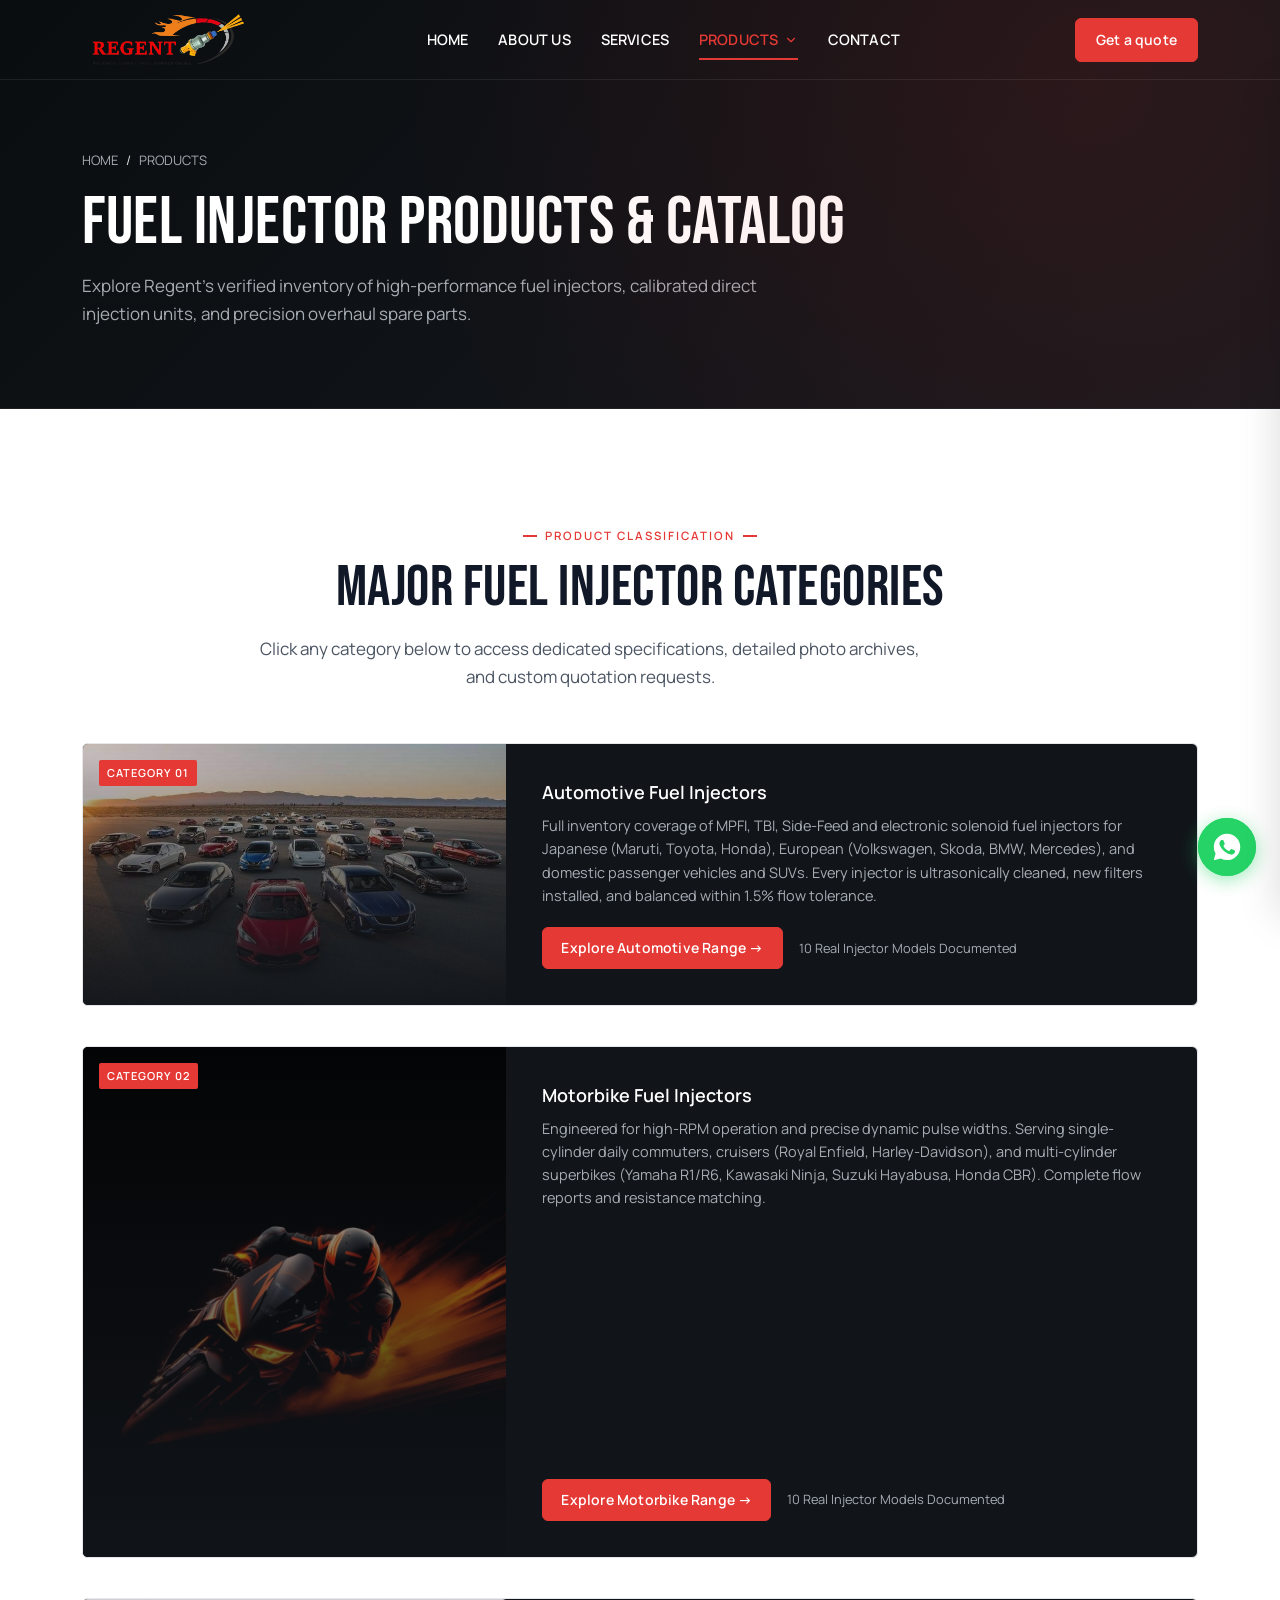
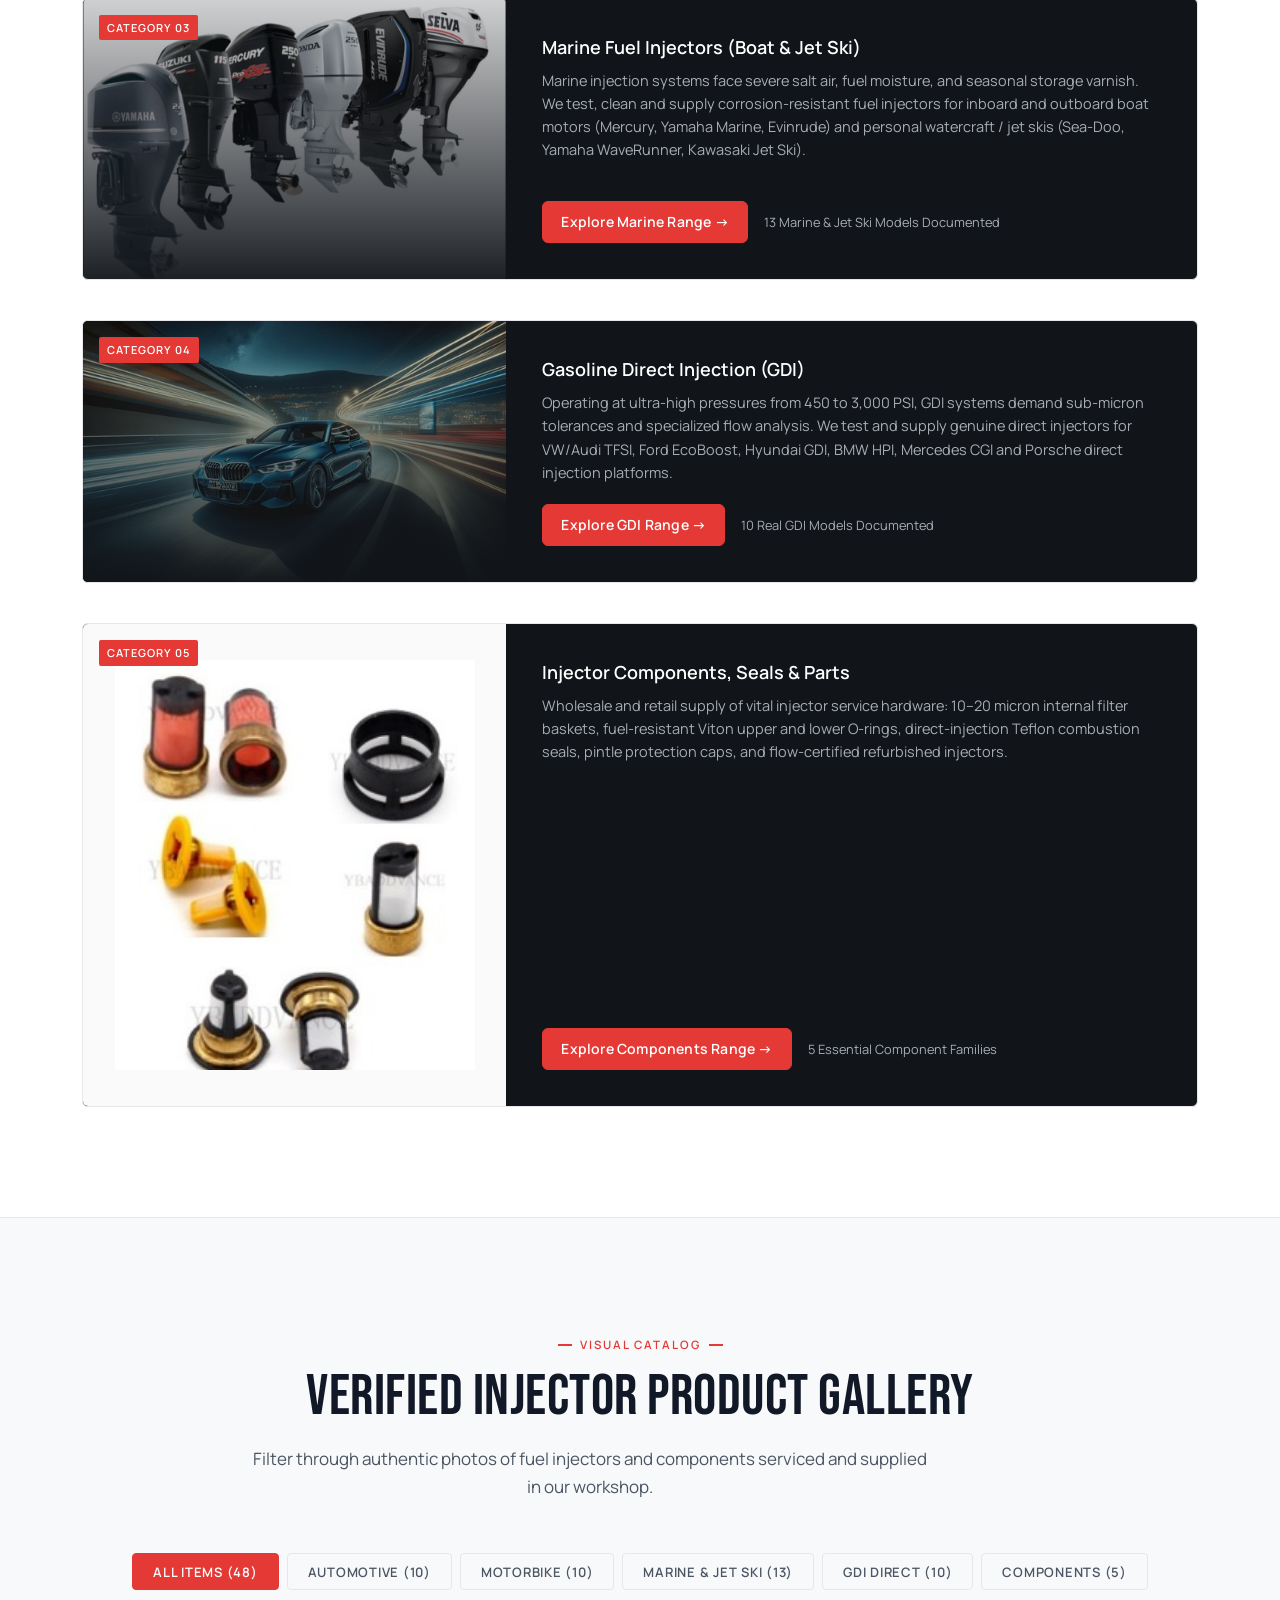
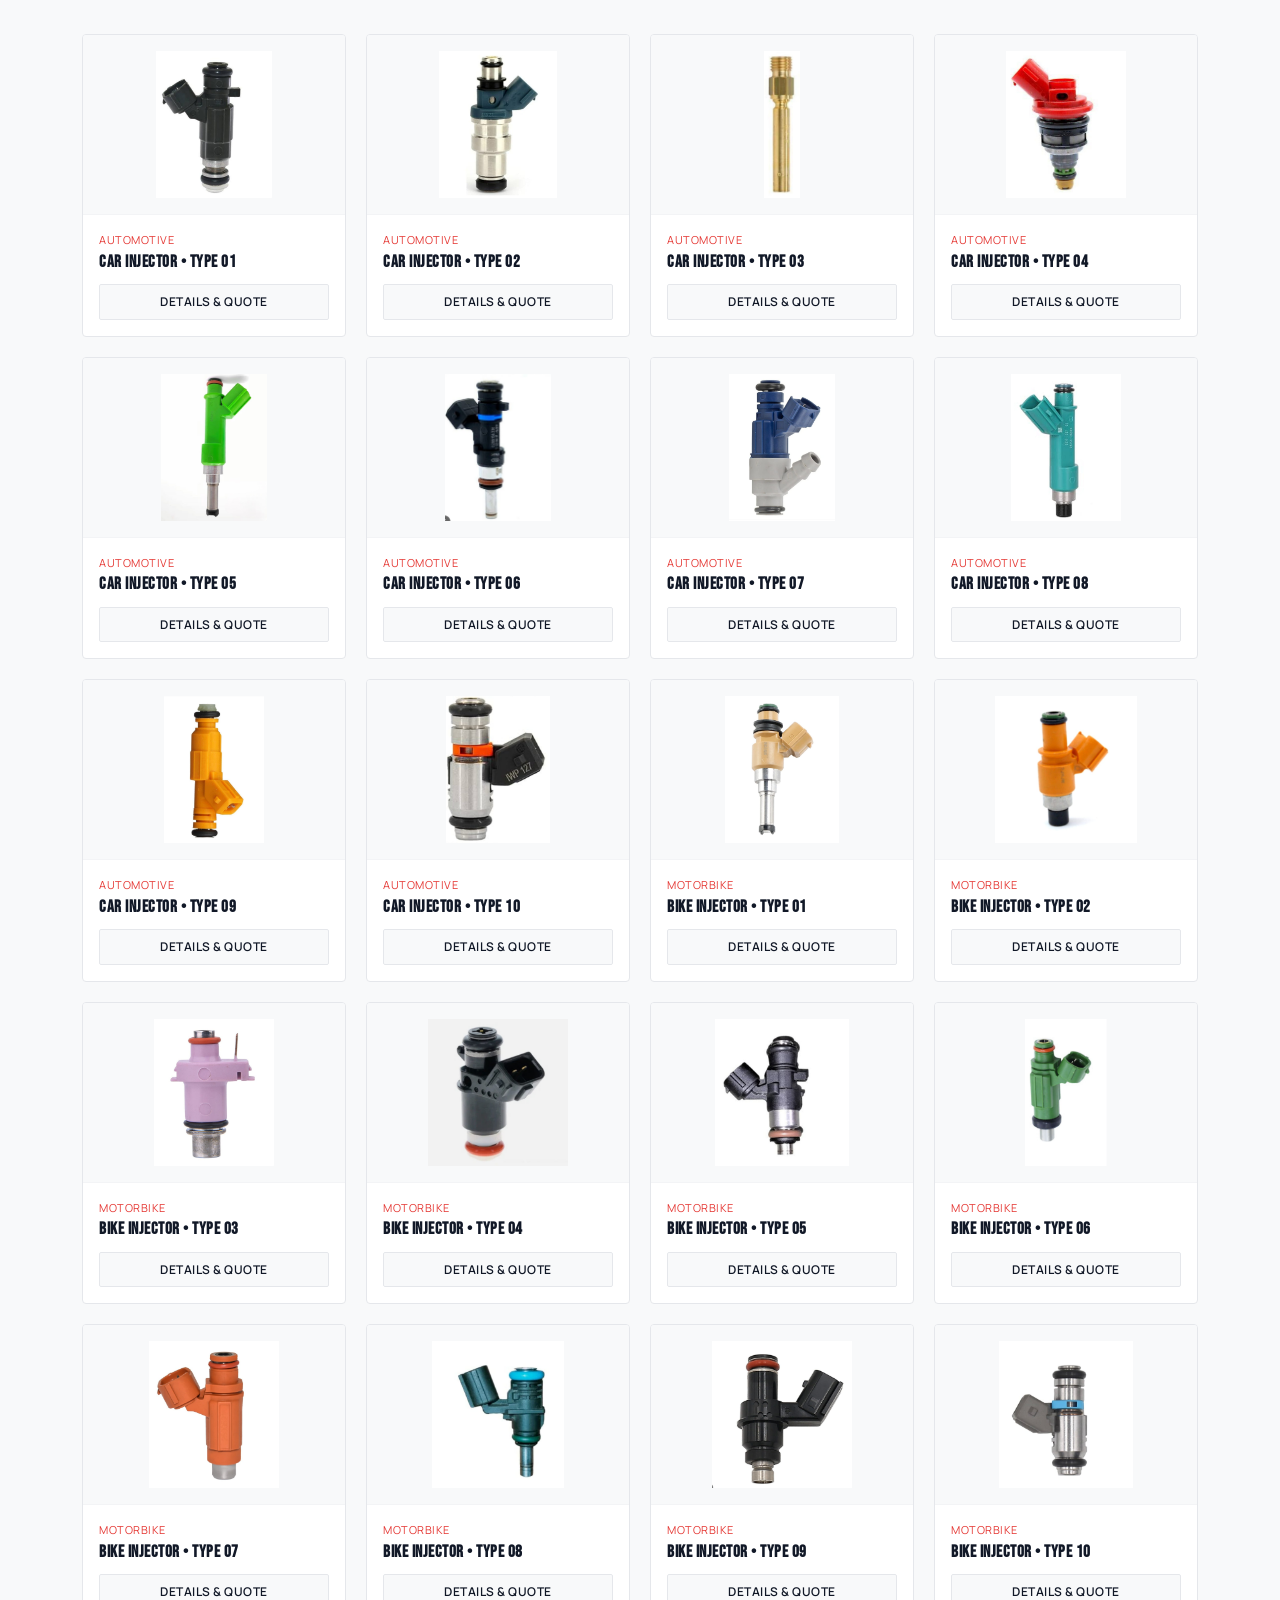
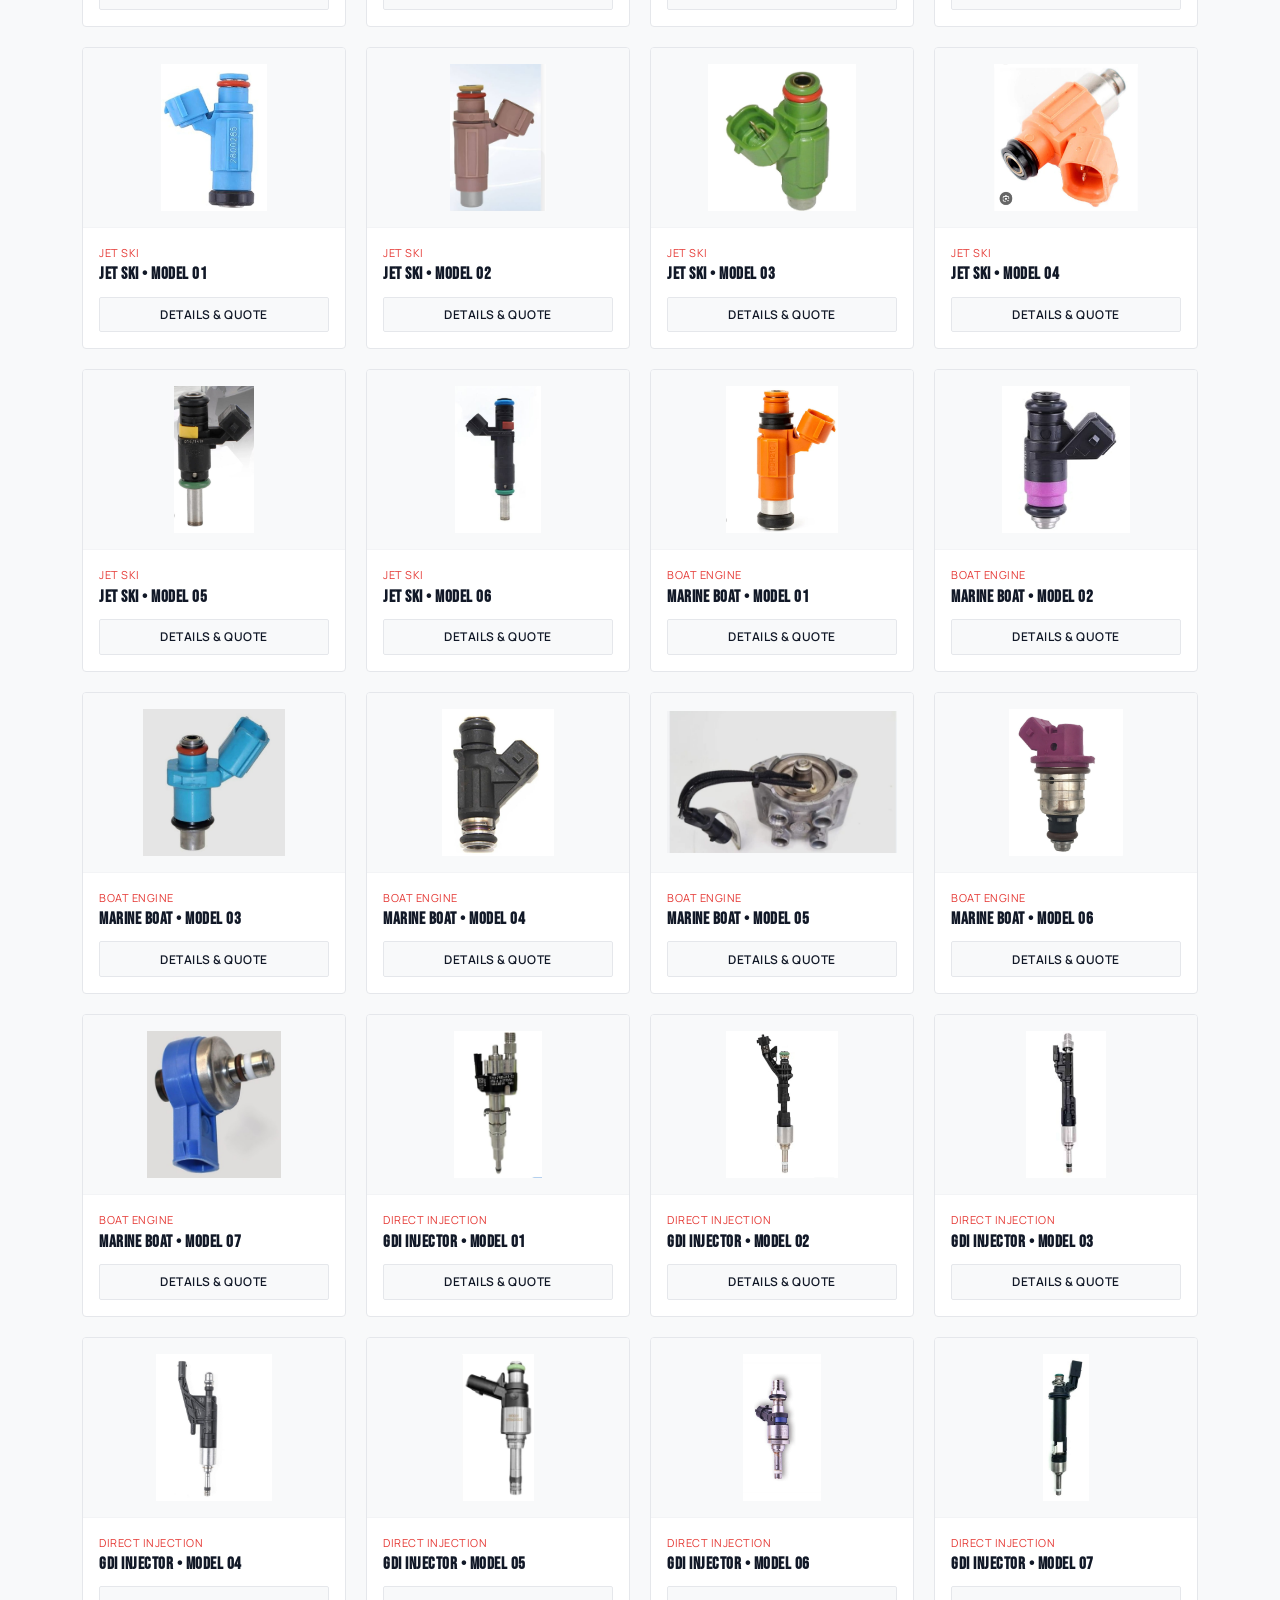
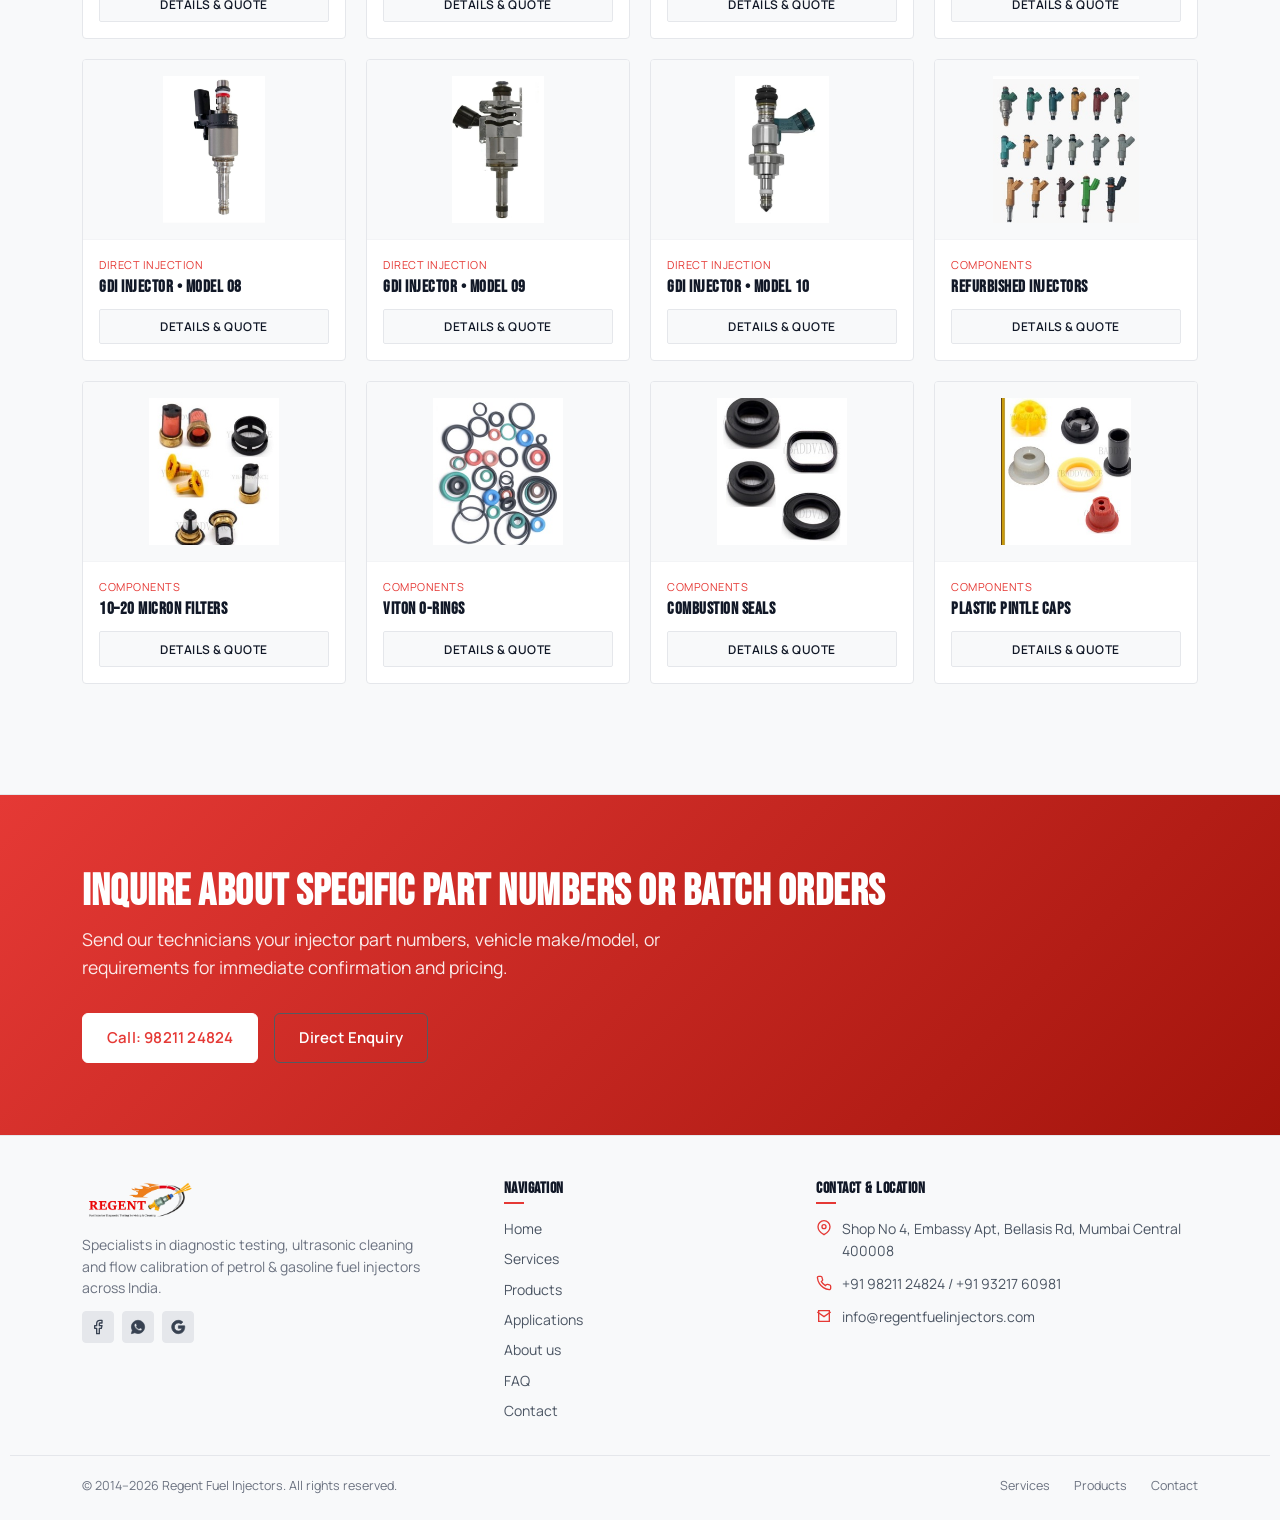
<file: products.html>
<!DOCTYPE html>
<html lang="en">
<head>
  <meta charset="UTF-8">
  <meta name="viewport" content="width=device-width, initial-scale=1.0">
  <title>Fuel Injector Catalog &amp; Products | Regent Fuel Injectors</title>
  <meta name="description" content="Explore Regent Fuel Injectors' comprehensive product catalog across Automotive, Motorbike, Marine, GDI and replacement components. Genuine, tested and flow-matched in Mumbai.">
  <link rel="icon" href="images/logo.png">
  <link rel="stylesheet" href="css/style.css">
</head>
<body>

  <div id="site-header-slot"></div>

  <!-- ================= PAGE HERO ================= -->
  <section class="page-hero">
    <div class="container">
      <div class="breadcrumb">
        <a href="index.html">Home</a> <span>/</span> Products
      </div>
      <h1>Fuel Injector Products &amp; Catalog</h1>
      <p class="page-hero-desc">Explore Regent's verified inventory of high-performance fuel injectors, calibrated direct injection units, and precision overhaul spare parts.</p>
    </div>
  </section>

  <!-- ================= MAJOR CATEGORIES ONE BY ONE ================= -->
  <section class="section">
    <div class="container">
      <div class="section-head center reveal">
        <div class="eyebrow">Product Classification</div>
        <h2 class="section-title">Major Fuel Injector Categories</h2>
        <p class="section-desc">Click any category below to access dedicated specifications, detailed photo archives, and custom quotation requests.</p>
      </div>

      <!-- 1. Automotive Category Showcase -->
      <div class="cat-showcase-card reveal" style="margin-bottom:2.5rem; flex-direction:row; min-height:260px;">
        <div class="cat-showcase-media" style="width:38%; min-height:260px; height:auto;">
          <img src="images/products/car/category-car.jpg" alt="Automotive Fuel Injectors Category Banner">
          <div class="cat-showcase-overlay"></div>
          <span class="cat-showcase-tag">Category 01</span>
        </div>
        <div class="cat-showcase-body" style="padding:2.25rem;">
          <div>
            <h3 style="font-size:1.75rem; margin-bottom:0.6rem;">Automotive Fuel Injectors</h3>
            <p style="font-size:0.95rem; line-height:1.65; margin-bottom:1.25rem;">
              Full inventory coverage of MPFI, TBI, Side-Feed and electronic solenoid fuel injectors for Japanese (Maruti, Toyota, Honda), European (Volkswagen, Skoda, BMW, Mercedes), and domestic passenger vehicles and SUVs. Every injector is ultrasonically cleaned, new filters installed, and balanced within 1.5% flow tolerance.
            </p>
          </div>
          <div style="display:flex; gap:1rem; align-items:center; flex-wrap:wrap;">
            <a href="products/refurbish-injector.html" class="btn btn-primary btn-sm">Explore Automotive Range &rarr;</a>
            <span style="font-family:var(--font-mono); font-size:0.8rem; color:var(--text-light-muted);">10 Real Injector Models Documented</span>
          </div>
        </div>
      </div>

      <!-- 2. Motorbike Category Showcase -->
      <div class="cat-showcase-card reveal" style="margin-bottom:2.5rem; flex-direction:row; min-height:260px;">
        <div class="cat-showcase-media" style="width:38%; min-height:260px; height:auto;">
          <img src="images/products/bike/category-bike.jpg" alt="Motorbike Fuel Injectors Category Banner">
          <div class="cat-showcase-overlay"></div>
          <span class="cat-showcase-tag">Category 02</span>
        </div>
        <div class="cat-showcase-body" style="padding:2.25rem;">
          <div>
            <h3 style="font-size:1.75rem; margin-bottom:0.6rem;">Motorbike Fuel Injectors</h3>
            <p style="font-size:0.95rem; line-height:1.65; margin-bottom:1.25rem;">
              Engineered for high-RPM operation and precise dynamic pulse widths. Serving single-cylinder daily commuters, cruisers (Royal Enfield, Harley-Davidson), and multi-cylinder superbikes (Yamaha R1/R6, Kawasaki Ninja, Suzuki Hayabusa, Honda CBR). Complete flow reports and resistance matching.
            </p>
          </div>
          <div style="display:flex; gap:1rem; align-items:center; flex-wrap:wrap;">
            <a href="products/motorbike.html" class="btn btn-primary btn-sm">Explore Motorbike Range &rarr;</a>
            <span style="font-family:var(--font-mono); font-size:0.8rem; color:var(--text-light-muted);">10 Real Injector Models Documented</span>
          </div>
        </div>
      </div>

      <!-- 3. Marine Category Showcase -->
      <div class="cat-showcase-card reveal" style="margin-bottom:2.5rem; flex-direction:row; min-height:260px;">
        <div class="cat-showcase-media" style="width:38%; min-height:260px; height:auto;">
          <img src="images/products/marine/category-boat.jpg" alt="Marine Fuel Injectors Category Banner">
          <div class="cat-showcase-overlay"></div>
          <span class="cat-showcase-tag">Category 03</span>
        </div>
        <div class="cat-showcase-body" style="padding:2.25rem;">
          <div>
            <h3 style="font-size:1.75rem; margin-bottom:0.6rem;">Marine Fuel Injectors (Boat &amp; Jet Ski)</h3>
            <p style="font-size:0.95rem; line-height:1.65; margin-bottom:1.25rem;">
              Marine injection systems face severe salt air, fuel moisture, and seasonal storage varnish. We test, clean and supply corrosion-resistant fuel injectors for inboard and outboard boat motors (Mercury, Yamaha Marine, Evinrude) and personal watercraft / jet skis (Sea-Doo, Yamaha WaveRunner, Kawasaki Jet Ski).
            </p>
          </div>
          <div style="display:flex; gap:1rem; align-items:center; flex-wrap:wrap;">
            <a href="products/marine.html" class="btn btn-primary btn-sm">Explore Marine Range &rarr;</a>
            <span style="font-family:var(--font-mono); font-size:0.8rem; color:var(--text-light-muted);">13 Marine &amp; Jet Ski Models Documented</span>
          </div>
        </div>
      </div>

      <!-- 4. GDI Category Showcase -->
      <div class="cat-showcase-card reveal" style="margin-bottom:2.5rem; flex-direction:row; min-height:260px;">
        <div class="cat-showcase-media" style="width:38%; min-height:260px; height:auto;">
          <img src="images/products/gdi/category-gdi.jpg" alt="Gasoline Direct Injectors Category Banner">
          <div class="cat-showcase-overlay"></div>
          <span class="cat-showcase-tag">Category 04</span>
        </div>
        <div class="cat-showcase-body" style="padding:2.25rem;">
          <div>
            <h3 style="font-size:1.75rem; margin-bottom:0.6rem;">Gasoline Direct Injection (GDI)</h3>
            <p style="font-size:0.95rem; line-height:1.65; margin-bottom:1.25rem;">
              Operating at ultra-high pressures from 450 to 3,000 PSI, GDI systems demand sub-micron tolerances and specialized flow analysis. We test and supply genuine direct injectors for VW/Audi TFSI, Ford EcoBoost, Hyundai GDI, BMW HPI, Mercedes CGI and Porsche direct injection platforms.
            </p>
          </div>
          <div style="display:flex; gap:1rem; align-items:center; flex-wrap:wrap;">
            <a href="products/gdi.html" class="btn btn-primary btn-sm">Explore GDI Range &rarr;</a>
            <span style="font-family:var(--font-mono); font-size:0.8rem; color:var(--text-light-muted);">10 Real GDI Models Documented</span>
          </div>
        </div>
      </div>

      <!-- 5. Components & Parts Showcase -->
      <div class="cat-showcase-card reveal" style="flex-direction:row; min-height:260px;">
        <div class="cat-showcase-media" style="width:38%; min-height:260px; height:auto; background:#FAFAFA; display:flex; align-items:center; justify-content:center;">
          <img src="images/products/cat-injector-filters.jpg" alt="Injector filter baskets and hardware components" style="object-fit:contain; max-height:85%;">
          <span class="cat-showcase-tag">Category 05</span>
        </div>
        <div class="cat-showcase-body" style="padding:2.25rem;">
          <div>
            <h3 style="font-size:1.75rem; margin-bottom:0.6rem;">Injector Components, Seals &amp; Parts</h3>
            <p style="font-size:0.95rem; line-height:1.65; margin-bottom:1.25rem;">
              Wholesale and retail supply of vital injector service hardware: 10–20 micron internal filter baskets, fuel-resistant Viton upper and lower O-rings, direct-injection Teflon combustion seals, pintle protection caps, and flow-certified refurbished injectors.
            </p>
          </div>
          <div style="display:flex; gap:1rem; align-items:center; flex-wrap:wrap;">
            <a href="products/components.html" class="btn btn-primary btn-sm">Explore Components Range &rarr;</a>
            <span style="font-family:var(--font-mono); font-size:0.8rem; color:var(--text-light-muted);">5 Essential Component Families</span>
          </div>
        </div>
      </div>

    </div>
  </section>

  <!-- ================= INTERACTIVE FILTERABLE GALLERY ================= -->
  <section class="section section-dim" id="gallery">
    <div class="container">
      <div class="section-head center reveal">
        <div class="eyebrow">Visual Catalog</div>
        <h2 class="section-title">Verified Injector Product Gallery</h2>
        <p class="section-desc">Filter through authentic photos of fuel injectors and components serviced and supplied in our workshop.</p>
      </div>

      <!-- Filter Controls -->
      <div class="filter-tabs reveal">
        <button class="filter-tab is-active" data-filter="all">All Items (48)</button>
        <button class="filter-tab" data-filter="car">Automotive (10)</button>
        <button class="filter-tab" data-filter="bike">Motorbike (10)</button>
        <button class="filter-tab" data-filter="marine">Marine &amp; Jet Ski (13)</button>
        <button class="filter-tab" data-filter="gdi">GDI Direct (10)</button>
        <button class="filter-tab" data-filter="parts">Components (5)</button>
      </div>

      <!-- Catalog Grid with Real Authentic Images -->
      <div class="catalog-grid">

        <!-- Automotive Injectors -->
        <div class="catalog-item reveal" data-category="car">
          <div class="catalog-thumb"><img src="images/products/car/car-inj-01.jpg" alt="Automotive Fuel Injector Model 01" loading="lazy"></div>
          <div class="catalog-meta">
            <span class="catalog-tag">Automotive</span>
            <h4 class="catalog-title">Car Injector &bull; Type 01</h4>
            <a href="products/refurbish-injector.html" class="catalog-btn">Details &amp; Quote</a>
          </div>
        </div>
        <div class="catalog-item reveal" data-category="car">
          <div class="catalog-thumb"><img src="images/products/car/car-inj-02.jpg" alt="Automotive Fuel Injector Model 02" loading="lazy"></div>
          <div class="catalog-meta">
            <span class="catalog-tag">Automotive</span>
            <h4 class="catalog-title">Car Injector &bull; Type 02</h4>
            <a href="products/refurbish-injector.html" class="catalog-btn">Details &amp; Quote</a>
          </div>
        </div>
        <div class="catalog-item reveal" data-category="car">
          <div class="catalog-thumb"><img src="images/products/car/car-inj-03.jpg" alt="Automotive Fuel Injector Model 03" loading="lazy"></div>
          <div class="catalog-meta">
            <span class="catalog-tag">Automotive</span>
            <h4 class="catalog-title">Car Injector &bull; Type 03</h4>
            <a href="products/refurbish-injector.html" class="catalog-btn">Details &amp; Quote</a>
          </div>
        </div>
        <div class="catalog-item reveal" data-category="car">
          <div class="catalog-thumb"><img src="images/products/car/car-inj-04.jpg" alt="Automotive Fuel Injector Model 04" loading="lazy"></div>
          <div class="catalog-meta">
            <span class="catalog-tag">Automotive</span>
            <h4 class="catalog-title">Car Injector &bull; Type 04</h4>
            <a href="products/refurbish-injector.html" class="catalog-btn">Details &amp; Quote</a>
          </div>
        </div>
        <div class="catalog-item reveal" data-category="car">
          <div class="catalog-thumb"><img src="images/products/car/car-inj-05.jpg" alt="Automotive Fuel Injector Model 05" loading="lazy"></div>
          <div class="catalog-meta">
            <span class="catalog-tag">Automotive</span>
            <h4 class="catalog-title">Car Injector &bull; Type 05</h4>
            <a href="products/refurbish-injector.html" class="catalog-btn">Details &amp; Quote</a>
          </div>
        </div>
        <div class="catalog-item reveal" data-category="car">
          <div class="catalog-thumb"><img src="images/products/car/car-inj-06.jpg" alt="Automotive Fuel Injector Model 06" loading="lazy"></div>
          <div class="catalog-meta">
            <span class="catalog-tag">Automotive</span>
            <h4 class="catalog-title">Car Injector &bull; Type 06</h4>
            <a href="products/refurbish-injector.html" class="catalog-btn">Details &amp; Quote</a>
          </div>
        </div>
        <div class="catalog-item reveal" data-category="car">
          <div class="catalog-thumb"><img src="images/products/car/car-inj-07.jpg" alt="Automotive Fuel Injector Model 07" loading="lazy"></div>
          <div class="catalog-meta">
            <span class="catalog-tag">Automotive</span>
            <h4 class="catalog-title">Car Injector &bull; Type 07</h4>
            <a href="products/refurbish-injector.html" class="catalog-btn">Details &amp; Quote</a>
          </div>
        </div>
        <div class="catalog-item reveal" data-category="car">
          <div class="catalog-thumb"><img src="images/products/car/car-inj-08.jpg" alt="Automotive Fuel Injector Model 08" loading="lazy"></div>
          <div class="catalog-meta">
            <span class="catalog-tag">Automotive</span>
            <h4 class="catalog-title">Car Injector &bull; Type 08</h4>
            <a href="products/refurbish-injector.html" class="catalog-btn">Details &amp; Quote</a>
          </div>
        </div>
        <div class="catalog-item reveal" data-category="car">
          <div class="catalog-thumb"><img src="images/products/car/car-inj-09.jpg" alt="Automotive Fuel Injector Model 09" loading="lazy"></div>
          <div class="catalog-meta">
            <span class="catalog-tag">Automotive</span>
            <h4 class="catalog-title">Car Injector &bull; Type 09</h4>
            <a href="products/refurbish-injector.html" class="catalog-btn">Details &amp; Quote</a>
          </div>
        </div>
        <div class="catalog-item reveal" data-category="car">
          <div class="catalog-thumb"><img src="images/products/car/car-inj-10.jpg" alt="Automotive Fuel Injector Model 10" loading="lazy"></div>
          <div class="catalog-meta">
            <span class="catalog-tag">Automotive</span>
            <h4 class="catalog-title">Car Injector &bull; Type 10</h4>
            <a href="products/refurbish-injector.html" class="catalog-btn">Details &amp; Quote</a>
          </div>
        </div>

        <!-- Motorbike Injectors -->
        <div class="catalog-item reveal" data-category="bike">
          <div class="catalog-thumb"><img src="images/products/bike/bike-inj-01.jpg" alt="Motorbike Fuel Injector Model 01" loading="lazy"></div>
          <div class="catalog-meta">
            <span class="catalog-tag">Motorbike</span>
            <h4 class="catalog-title">Bike Injector &bull; Type 01</h4>
            <a href="products/motorbike.html" class="catalog-btn">Details &amp; Quote</a>
          </div>
        </div>
        <div class="catalog-item reveal" data-category="bike">
          <div class="catalog-thumb"><img src="images/products/bike/bike-inj-02.jpg" alt="Motorbike Fuel Injector Model 02" loading="lazy"></div>
          <div class="catalog-meta">
            <span class="catalog-tag">Motorbike</span>
            <h4 class="catalog-title">Bike Injector &bull; Type 02</h4>
            <a href="products/motorbike.html" class="catalog-btn">Details &amp; Quote</a>
          </div>
        </div>
        <div class="catalog-item reveal" data-category="bike">
          <div class="catalog-thumb"><img src="images/products/bike/bike-inj-03.jpg" alt="Motorbike Fuel Injector Model 03" loading="lazy"></div>
          <div class="catalog-meta">
            <span class="catalog-tag">Motorbike</span>
            <h4 class="catalog-title">Bike Injector &bull; Type 03</h4>
            <a href="products/motorbike.html" class="catalog-btn">Details &amp; Quote</a>
          </div>
        </div>
        <div class="catalog-item reveal" data-category="bike">
          <div class="catalog-thumb"><img src="images/products/bike/bike-inj-04.jpg" alt="Motorbike Fuel Injector Model 04" loading="lazy"></div>
          <div class="catalog-meta">
            <span class="catalog-tag">Motorbike</span>
            <h4 class="catalog-title">Bike Injector &bull; Type 04</h4>
            <a href="products/motorbike.html" class="catalog-btn">Details &amp; Quote</a>
          </div>
        </div>
        <div class="catalog-item reveal" data-category="bike">
          <div class="catalog-thumb"><img src="images/products/bike/bike-inj-05.jpg" alt="Motorbike Fuel Injector Model 05" loading="lazy"></div>
          <div class="catalog-meta">
            <span class="catalog-tag">Motorbike</span>
            <h4 class="catalog-title">Bike Injector &bull; Type 05</h4>
            <a href="products/motorbike.html" class="catalog-btn">Details &amp; Quote</a>
          </div>
        </div>
        <div class="catalog-item reveal" data-category="bike">
          <div class="catalog-thumb"><img src="images/products/bike/bike-inj-06.jpg" alt="Motorbike Fuel Injector Model 06" loading="lazy"></div>
          <div class="catalog-meta">
            <span class="catalog-tag">Motorbike</span>
            <h4 class="catalog-title">Bike Injector &bull; Type 06</h4>
            <a href="products/motorbike.html" class="catalog-btn">Details &amp; Quote</a>
          </div>
        </div>
        <div class="catalog-item reveal" data-category="bike">
          <div class="catalog-thumb"><img src="images/products/bike/bike-inj-07.jpg" alt="Motorbike Fuel Injector Model 07" loading="lazy"></div>
          <div class="catalog-meta">
            <span class="catalog-tag">Motorbike</span>
            <h4 class="catalog-title">Bike Injector &bull; Type 07</h4>
            <a href="products/motorbike.html" class="catalog-btn">Details &amp; Quote</a>
          </div>
        </div>
        <div class="catalog-item reveal" data-category="bike">
          <div class="catalog-thumb"><img src="images/products/bike/bike-inj-08.jpg" alt="Motorbike Fuel Injector Model 08" loading="lazy"></div>
          <div class="catalog-meta">
            <span class="catalog-tag">Motorbike</span>
            <h4 class="catalog-title">Bike Injector &bull; Type 08</h4>
            <a href="products/motorbike.html" class="catalog-btn">Details &amp; Quote</a>
          </div>
        </div>
        <div class="catalog-item reveal" data-category="bike">
          <div class="catalog-thumb"><img src="images/products/bike/bike-inj-09.jpg" alt="Motorbike Fuel Injector Model 09" loading="lazy"></div>
          <div class="catalog-meta">
            <span class="catalog-tag">Motorbike</span>
            <h4 class="catalog-title">Bike Injector &bull; Type 09</h4>
            <a href="products/motorbike.html" class="catalog-btn">Details &amp; Quote</a>
          </div>
        </div>
        <div class="catalog-item reveal" data-category="bike">
          <div class="catalog-thumb"><img src="images/products/bike/bike-inj-10.jpg" alt="Motorbike Fuel Injector Model 10" loading="lazy"></div>
          <div class="catalog-meta">
            <span class="catalog-tag">Motorbike</span>
            <h4 class="catalog-title">Bike Injector &bull; Type 10</h4>
            <a href="products/motorbike.html" class="catalog-btn">Details &amp; Quote</a>
          </div>
        </div>

        <!-- Marine: Jet Ski Injectors -->
        <div class="catalog-item reveal" data-category="marine">
          <div class="catalog-thumb"><img src="images/products/marine/jetski-inj-01.jpg" alt="Jet Ski Fuel Injector Model 01" loading="lazy"></div>
          <div class="catalog-meta">
            <span class="catalog-tag">Jet Ski</span>
            <h4 class="catalog-title">Jet Ski &bull; Model 01</h4>
            <a href="products/marine.html" class="catalog-btn">Details &amp; Quote</a>
          </div>
        </div>
        <div class="catalog-item reveal" data-category="marine">
          <div class="catalog-thumb"><img src="images/products/marine/jetski-inj-02.jpg" alt="Jet Ski Fuel Injector Model 02" loading="lazy"></div>
          <div class="catalog-meta">
            <span class="catalog-tag">Jet Ski</span>
            <h4 class="catalog-title">Jet Ski &bull; Model 02</h4>
            <a href="products/marine.html" class="catalog-btn">Details &amp; Quote</a>
          </div>
        </div>
        <div class="catalog-item reveal" data-category="marine">
          <div class="catalog-thumb"><img src="images/products/marine/jetski-inj-03.jpg" alt="Jet Ski Fuel Injector Model 03" loading="lazy"></div>
          <div class="catalog-meta">
            <span class="catalog-tag">Jet Ski</span>
            <h4 class="catalog-title">Jet Ski &bull; Model 03</h4>
            <a href="products/marine.html" class="catalog-btn">Details &amp; Quote</a>
          </div>
        </div>
        <div class="catalog-item reveal" data-category="marine">
          <div class="catalog-thumb"><img src="images/products/marine/jetski-inj-04.jpg" alt="Jet Ski Fuel Injector Model 04" loading="lazy"></div>
          <div class="catalog-meta">
            <span class="catalog-tag">Jet Ski</span>
            <h4 class="catalog-title">Jet Ski &bull; Model 04</h4>
            <a href="products/marine.html" class="catalog-btn">Details &amp; Quote</a>
          </div>
        </div>
        <div class="catalog-item reveal" data-category="marine">
          <div class="catalog-thumb"><img src="images/products/marine/jetski-inj-05.jpg" alt="Jet Ski Fuel Injector Model 05" loading="lazy"></div>
          <div class="catalog-meta">
            <span class="catalog-tag">Jet Ski</span>
            <h4 class="catalog-title">Jet Ski &bull; Model 05</h4>
            <a href="products/marine.html" class="catalog-btn">Details &amp; Quote</a>
          </div>
        </div>
        <div class="catalog-item reveal" data-category="marine">
          <div class="catalog-thumb"><img src="images/products/marine/jetski-inj-06.jpg" alt="Jet Ski Fuel Injector Model 06" loading="lazy"></div>
          <div class="catalog-meta">
            <span class="catalog-tag">Jet Ski</span>
            <h4 class="catalog-title">Jet Ski &bull; Model 06</h4>
            <a href="products/marine.html" class="catalog-btn">Details &amp; Quote</a>
          </div>
        </div>

        <!-- Marine: Boat Injectors -->
        <div class="catalog-item reveal" data-category="marine">
          <div class="catalog-thumb"><img src="images/products/marine/boat-inj-01.jpg" alt="Boat Engine Fuel Injector Model 01" loading="lazy"></div>
          <div class="catalog-meta">
            <span class="catalog-tag">Boat Engine</span>
            <h4 class="catalog-title">Marine Boat &bull; Model 01</h4>
            <a href="products/marine.html" class="catalog-btn">Details &amp; Quote</a>
          </div>
        </div>
        <div class="catalog-item reveal" data-category="marine">
          <div class="catalog-thumb"><img src="images/products/marine/boat-inj-02.jpg" alt="Boat Engine Fuel Injector Model 02" loading="lazy"></div>
          <div class="catalog-meta">
            <span class="catalog-tag">Boat Engine</span>
            <h4 class="catalog-title">Marine Boat &bull; Model 02</h4>
            <a href="products/marine.html" class="catalog-btn">Details &amp; Quote</a>
          </div>
        </div>
        <div class="catalog-item reveal" data-category="marine">
          <div class="catalog-thumb"><img src="images/products/marine/boat-inj-03.jpg" alt="Boat Engine Fuel Injector Model 03" loading="lazy"></div>
          <div class="catalog-meta">
            <span class="catalog-tag">Boat Engine</span>
            <h4 class="catalog-title">Marine Boat &bull; Model 03</h4>
            <a href="products/marine.html" class="catalog-btn">Details &amp; Quote</a>
          </div>
        </div>
        <div class="catalog-item reveal" data-category="marine">
          <div class="catalog-thumb"><img src="images/products/marine/boat-inj-04.jpg" alt="Boat Engine Fuel Injector Model 04" loading="lazy"></div>
          <div class="catalog-meta">
            <span class="catalog-tag">Boat Engine</span>
            <h4 class="catalog-title">Marine Boat &bull; Model 04</h4>
            <a href="products/marine.html" class="catalog-btn">Details &amp; Quote</a>
          </div>
        </div>
        <div class="catalog-item reveal" data-category="marine">
          <div class="catalog-thumb"><img src="images/products/marine/boat-inj-05.jpg" alt="Boat Engine Fuel Injector Model 05" loading="lazy"></div>
          <div class="catalog-meta">
            <span class="catalog-tag">Boat Engine</span>
            <h4 class="catalog-title">Marine Boat &bull; Model 05</h4>
            <a href="products/marine.html" class="catalog-btn">Details &amp; Quote</a>
          </div>
        </div>
        <div class="catalog-item reveal" data-category="marine">
          <div class="catalog-thumb"><img src="images/products/marine/boat-inj-06.jpg" alt="Boat Engine Fuel Injector Model 06" loading="lazy"></div>
          <div class="catalog-meta">
            <span class="catalog-tag">Boat Engine</span>
            <h4 class="catalog-title">Marine Boat &bull; Model 06</h4>
            <a href="products/marine.html" class="catalog-btn">Details &amp; Quote</a>
          </div>
        </div>
        <div class="catalog-item reveal" data-category="marine">
          <div class="catalog-thumb"><img src="images/products/marine/boat-inj-07.jpg" alt="Boat Engine Fuel Injector Model 07" loading="lazy"></div>
          <div class="catalog-meta">
            <span class="catalog-tag">Boat Engine</span>
            <h4 class="catalog-title">Marine Boat &bull; Model 07</h4>
            <a href="products/marine.html" class="catalog-btn">Details &amp; Quote</a>
          </div>
        </div>

        <!-- GDI Direct Injectors -->
        <div class="catalog-item reveal" data-category="gdi">
          <div class="catalog-thumb"><img src="images/products/gdi/gdi-inj-01.jpg" alt="GDI Fuel Injector Model 01" loading="lazy"></div>
          <div class="catalog-meta">
            <span class="catalog-tag">Direct Injection</span>
            <h4 class="catalog-title">GDI Injector &bull; Model 01</h4>
            <a href="products/gdi.html" class="catalog-btn">Details &amp; Quote</a>
          </div>
        </div>
        <div class="catalog-item reveal" data-category="gdi">
          <div class="catalog-thumb"><img src="images/products/gdi/gdi-inj-02.jpg" alt="GDI Fuel Injector Model 02" loading="lazy"></div>
          <div class="catalog-meta">
            <span class="catalog-tag">Direct Injection</span>
            <h4 class="catalog-title">GDI Injector &bull; Model 02</h4>
            <a href="products/gdi.html" class="catalog-btn">Details &amp; Quote</a>
          </div>
        </div>
        <div class="catalog-item reveal" data-category="gdi">
          <div class="catalog-thumb"><img src="images/products/gdi/gdi-inj-03.jpg" alt="GDI Fuel Injector Model 03" loading="lazy"></div>
          <div class="catalog-meta">
            <span class="catalog-tag">Direct Injection</span>
            <h4 class="catalog-title">GDI Injector &bull; Model 03</h4>
            <a href="products/gdi.html" class="catalog-btn">Details &amp; Quote</a>
          </div>
        </div>
        <div class="catalog-item reveal" data-category="gdi">
          <div class="catalog-thumb"><img src="images/products/gdi/gdi-inj-04.jpg" alt="GDI Fuel Injector Model 04" loading="lazy"></div>
          <div class="catalog-meta">
            <span class="catalog-tag">Direct Injection</span>
            <h4 class="catalog-title">GDI Injector &bull; Model 04</h4>
            <a href="products/gdi.html" class="catalog-btn">Details &amp; Quote</a>
          </div>
        </div>
        <div class="catalog-item reveal" data-category="gdi">
          <div class="catalog-thumb"><img src="images/products/gdi/gdi-inj-05.jpg" alt="GDI Fuel Injector Model 05" loading="lazy"></div>
          <div class="catalog-meta">
            <span class="catalog-tag">Direct Injection</span>
            <h4 class="catalog-title">GDI Injector &bull; Model 05</h4>
            <a href="products/gdi.html" class="catalog-btn">Details &amp; Quote</a>
          </div>
        </div>
        <div class="catalog-item reveal" data-category="gdi">
          <div class="catalog-thumb"><img src="images/products/gdi/gdi-inj-06.jpg" alt="GDI Fuel Injector Model 06" loading="lazy"></div>
          <div class="catalog-meta">
            <span class="catalog-tag">Direct Injection</span>
            <h4 class="catalog-title">GDI Injector &bull; Model 06</h4>
            <a href="products/gdi.html" class="catalog-btn">Details &amp; Quote</a>
          </div>
        </div>
        <div class="catalog-item reveal" data-category="gdi">
          <div class="catalog-thumb"><img src="images/products/gdi/gdi-inj-07.jpg" alt="GDI Fuel Injector Model 07" loading="lazy"></div>
          <div class="catalog-meta">
            <span class="catalog-tag">Direct Injection</span>
            <h4 class="catalog-title">GDI Injector &bull; Model 07</h4>
            <a href="products/gdi.html" class="catalog-btn">Details &amp; Quote</a>
          </div>
        </div>
        <div class="catalog-item reveal" data-category="gdi">
          <div class="catalog-thumb"><img src="images/products/gdi/gdi-inj-08.jpg" alt="GDI Fuel Injector Model 08" loading="lazy"></div>
          <div class="catalog-meta">
            <span class="catalog-tag">Direct Injection</span>
            <h4 class="catalog-title">GDI Injector &bull; Model 08</h4>
            <a href="products/gdi.html" class="catalog-btn">Details &amp; Quote</a>
          </div>
        </div>
        <div class="catalog-item reveal" data-category="gdi">
          <div class="catalog-thumb"><img src="images/products/gdi/gdi-inj-09.jpg" alt="GDI Fuel Injector Model 09" loading="lazy"></div>
          <div class="catalog-meta">
            <span class="catalog-tag">Direct Injection</span>
            <h4 class="catalog-title">GDI Injector &bull; Model 09</h4>
            <a href="products/gdi.html" class="catalog-btn">Details &amp; Quote</a>
          </div>
        </div>
        <div class="catalog-item reveal" data-category="gdi">
          <div class="catalog-thumb"><img src="images/products/gdi/gdi-inj-10.jpg" alt="GDI Fuel Injector Model 10" loading="lazy"></div>
          <div class="catalog-meta">
            <span class="catalog-tag">Direct Injection</span>
            <h4 class="catalog-title">GDI Injector &bull; Model 10</h4>
            <a href="products/gdi.html" class="catalog-btn">Details &amp; Quote</a>
          </div>
        </div>

        <!-- Components & Parts -->
        <div class="catalog-item reveal" data-category="parts">
          <div class="catalog-thumb"><img src="images/products/cat-refurbish-injector.jpg" alt="Refurbished Injector Model" loading="lazy"></div>
          <div class="catalog-meta">
            <span class="catalog-tag">Components</span>
            <h4 class="catalog-title">Refurbished Injectors</h4>
            <a href="products/components.html#refurbished" class="catalog-btn">Details &amp; Quote</a>
          </div>
        </div>
        <div class="catalog-item reveal" data-category="parts">
          <div class="catalog-thumb"><img src="images/products/cat-injector-filters.jpg" alt="Micro Filter Baskets" loading="lazy"></div>
          <div class="catalog-meta">
            <span class="catalog-tag">Components</span>
            <h4 class="catalog-title">10–20 Micron Filters</h4>
            <a href="products/components.html#filters" class="catalog-btn">Details &amp; Quote</a>
          </div>
        </div>
        <div class="catalog-item reveal" data-category="parts">
          <div class="catalog-thumb"><img src="images/products/cat-injector-oring.jpg" alt="Viton O-Rings" loading="lazy"></div>
          <div class="catalog-meta">
            <span class="catalog-tag">Components</span>
            <h4 class="catalog-title">Viton O-Rings</h4>
            <a href="products/components.html#orings" class="catalog-btn">Details &amp; Quote</a>
          </div>
        </div>
        <div class="catalog-item reveal" data-category="parts">
          <div class="catalog-thumb"><img src="images/products/cat-injector-seal.jpg" alt="Teflon Combustion Seals" loading="lazy"></div>
          <div class="catalog-meta">
            <span class="catalog-tag">Components</span>
            <h4 class="catalog-title">Combustion Seals</h4>
            <a href="products/components.html#seals" class="catalog-btn">Details &amp; Quote</a>
          </div>
        </div>
        <div class="catalog-item reveal" data-category="parts">
          <div class="catalog-thumb"><img src="images/products/cat-injector-plastic-parts.jpg" alt="Pintle Caps and Retainers" loading="lazy"></div>
          <div class="catalog-meta">
            <span class="catalog-tag">Components</span>
            <h4 class="catalog-title">Plastic Pintle Caps</h4>
            <a href="products/components.html#plastic" class="catalog-btn">Details &amp; Quote</a>
          </div>
        </div>

      </div>
    </div>
  </section>

  <!-- ================= RED CTA BAND ================= -->
  <section class="cta-band">
    <div class="container cta-band-inner">
      <div class="cta-band-content">
        <h2>Inquire About Specific Part Numbers or Batch Orders</h2>
        <p>Send our technicians your injector part numbers, vehicle make/model, or requirements for immediate confirmation and pricing.</p>
      </div>
      <div class="cta-band-actions">
        <a href="tel:+919821124824" class="btn btn-white">Call: 98211 24824</a>
        <a href="contact.html" class="btn btn-secondary">Direct Enquiry</a>
      </div>
    </div>
  </section>

  <!-- ================= SITE FOOTER (Compact Slim) ================= -->
<footer class="site-footer">
  <div class="container footer-compact-grid">
    
    <div class="footer-brand">
      <a href="index.html">
        <img src="images/logo.png" alt="Regent Fuel Injectors Logo">
      </a>
      <p>Specialists in diagnostic testing, ultrasonic cleaning and flow calibration of petrol &amp; gasoline fuel injectors across India.</p>
      <div class="footer-social-row">
        <a href="https://www.facebook.com/regentfuelinjectors/" aria-label="Facebook" target="_blank" rel="noopener" class="social-btn">
          <svg viewBox="0 0 24 24" fill="none" stroke-width="2" stroke-linecap="round" stroke-linejoin="round"><path d="M18 2h-3a5 5 0 0 0-5 5v3H7v4h3v8h4v-8h3l1-4h-4V7a1 1 0 0 1 1-1h3z"/></svg>
        </a>
        <a href="https://wa.me/919821124824" aria-label="WhatsApp" target="_blank" rel="noopener" class="social-btn">
          <svg viewBox="0 0 24 24" fill="currentColor"><path d="M12.04 2C6.58 2 2.13 6.45 2.13 11.91c0 1.75.46 3.45 1.32 4.95L2.05 22l5.25-1.38a9.9 9.9 0 0 0 4.74 1.21h.005c5.46 0 9.91-4.45 9.91-9.91C21.93 6.45 17.5 2 12.04 2zm5.8 14.14c-.24.68-1.4 1.32-1.93 1.4-.5.08-1.13.11-1.82-.11-.42-.13-.96-.31-1.65-.61-2.9-1.25-4.79-4.17-4.94-4.37-.14-.2-1.18-1.57-1.18-3 0-1.42.75-2.12 1.02-2.41.27-.29.58-.36.78-.36.2 0 .39 0 .56.01.18.01.42-.07.66.5.24.58.83 2 .9 2.15.07.15.12.32.02.52-.1.2-.15.32-.29.49-.14.17-.3.38-.43.51-.14.14-.29.29-.13.57.17.29.75 1.24 1.61 2.01 1.11.99 2.04 1.3 2.33 1.44.29.15.46.13.63-.08.17-.2.72-.84.91-1.13.19-.29.38-.24.63-.14.26.09 1.65.78 1.94.92.28.14.47.21.53.33.07.13.07.72-.17 1.4z"/></svg>
        <a href="https://share.google/VVuOVtDgX49I4N8ZA" aria-label="Google Business Profile &amp; Reviews" target="_blank" rel="noopener" class="social-btn">
          <svg viewBox="0 0 24 24" fill="currentColor"><path d="M12.545,10.239v3.821h5.445c-0.712,2.315-2.647,3.972-5.445,3.972c-3.332,0-6.033-2.701-6.033-6.032s2.701-6.032,6.033-6.032c1.498,0,2.866,0.549,3.921,1.453l2.814-2.814C17.503,2.988,15.139,2,12.545,2C7.021,2,2.543,6.477,2.543,12s4.478,10,10.002,10c8.396,0,10.249-7.85,9.426-11.748L12.545,10.239z"/></svg>
        </a>
      </div>
    </div>

    <div class="footer-col">
      <h4>Navigation</h4>
      <div class="footer-nav-list">
        <a href="index.html">Home</a>
        <a href="services.html">Services</a>
        <a href="products.html">Products</a>
        <a href="products.html#categories">Applications</a>
        <a href="about.html">About us</a>
        <a href="faq.html">FAQ</a>
        <a href="contact.html">Contact</a>
      </div>
    </div>

    <div class="footer-col">
      <h4>Contact &amp; Location</h4>
      <div class="footer-contact-item">
        <svg viewBox="0 0 24 24" fill="none" stroke-width="2"><path d="M21 10c0 7-9 12-9 12s-9-5-9-12a9 9 0 0 1 18 0z"/><circle cx="12" cy="10" r="3"/></svg>
        <div>Shop No 4, Embassy Apt, Bellasis Rd, Mumbai Central 400008</div>
      </div>
      <div class="footer-contact-item">
        <svg viewBox="0 0 24 24" fill="none" stroke-width="2"><path d="M22 16.92v3a2 2 0 0 1-2.18 2 19.79 19.79 0 0 1-8.63-3.07 19.5 19.5 0 0 1-6-6 19.79 19.79 0 0 1-3.07-8.67A2 2 0 0 1 4.11 2h3a2 2 0 0 1 2 1.72c.127.96.361 1.903.7 2.81a2 2 0 0 1-.45 2.11L8.09 9.91a16 16 0 0 0 6 6l1.27-1.27a2 2 0 0 1 2.11-.45c.907.339 1.85.573 2.81.7A2 2 0 0 1 22 16.92z"/></svg>
        <div>
          <a href="tel:+919821124824">+91 98211 24824</a> / <a href="tel:+919321760981">+91 93217 60981</a>
        </div>
      </div>
      <div class="footer-contact-item">
        <svg viewBox="0 0 24 24" fill="none" stroke-width="2"><path d="M4 4h16v16H4z"/><path d="M22 6l-10 7L2 6"/></svg>
        <div>
          <a href="mailto:info@regentfuelinjectors.com">info@regentfuelinjectors.com</a>
        </div>
      </div>
    </div>

  </div>

  <div class="container footer-bottom">
    <span>&copy; 2014&ndash;<span data-year></span> Regent Fuel Injectors. All rights reserved.</span>
    <div class="footer-bottom-links">
      <a href="services.html">Services</a>
      <a href="products.html">Products</a>
      <a href="contact.html">Contact</a>
    </div>
  </div>
</footer>

  <!-- ================= WHATSAPP FLOATING BUTTON ================= -->
  <a href="https://wa.me/919821124824?text=Hi%2C%20I%27d%20like%20to%20enquire%20about%20fuel%20injector%20servicing." class="whatsapp-float" target="_blank" rel="noopener" aria-label="Chat with us on WhatsApp">
    <span class="whatsapp-ping"></span>
    <svg viewBox="0 0 24 24"><path d="M12.04 2C6.58 2 2.13 6.45 2.13 11.91c0 1.75.46 3.45 1.32 4.95L2.05 22l5.25-1.38a9.9 9.9 0 0 0 4.74 1.21h.005c5.46 0 9.91-4.45 9.91-9.91C21.93 6.45 17.5 2 12.04 2zm5.8 14.14c-.24.68-1.4 1.32-1.93 1.4-.5.08-1.13.11-1.82-.11-.42-.13-.96-.31-1.65-.61-2.9-1.25-4.79-4.17-4.94-4.37-.14-.2-1.18-1.57-1.18-3 0-1.42.75-2.12 1.02-2.41.27-.29.58-.36.78-.36.2 0 .39 0 .56.01.18.01.42-.07.66.5.24.58.83 2 .9 2.15.07.15.12.32.02.52-.1.2-.15.32-.29.49-.14.17-.3.38-.43.51-.14.14-.29.29-.13.57.17.29.75 1.24 1.61 2.01 1.11.99 2.04 1.3 2.33 1.44.29.15.46.13.63-.08.17-.2.72-.84.91-1.13.19-.29.38-.24.63-.14.26.09 1.65.78 1.94.92.28.14.47.21.53.33.07.13.07.72-.17 1.4z"/></svg>
  </a>

  <script src="js/components.js"></script>
  <script src="js/script.js"></script>
</body>
</html>
</file>
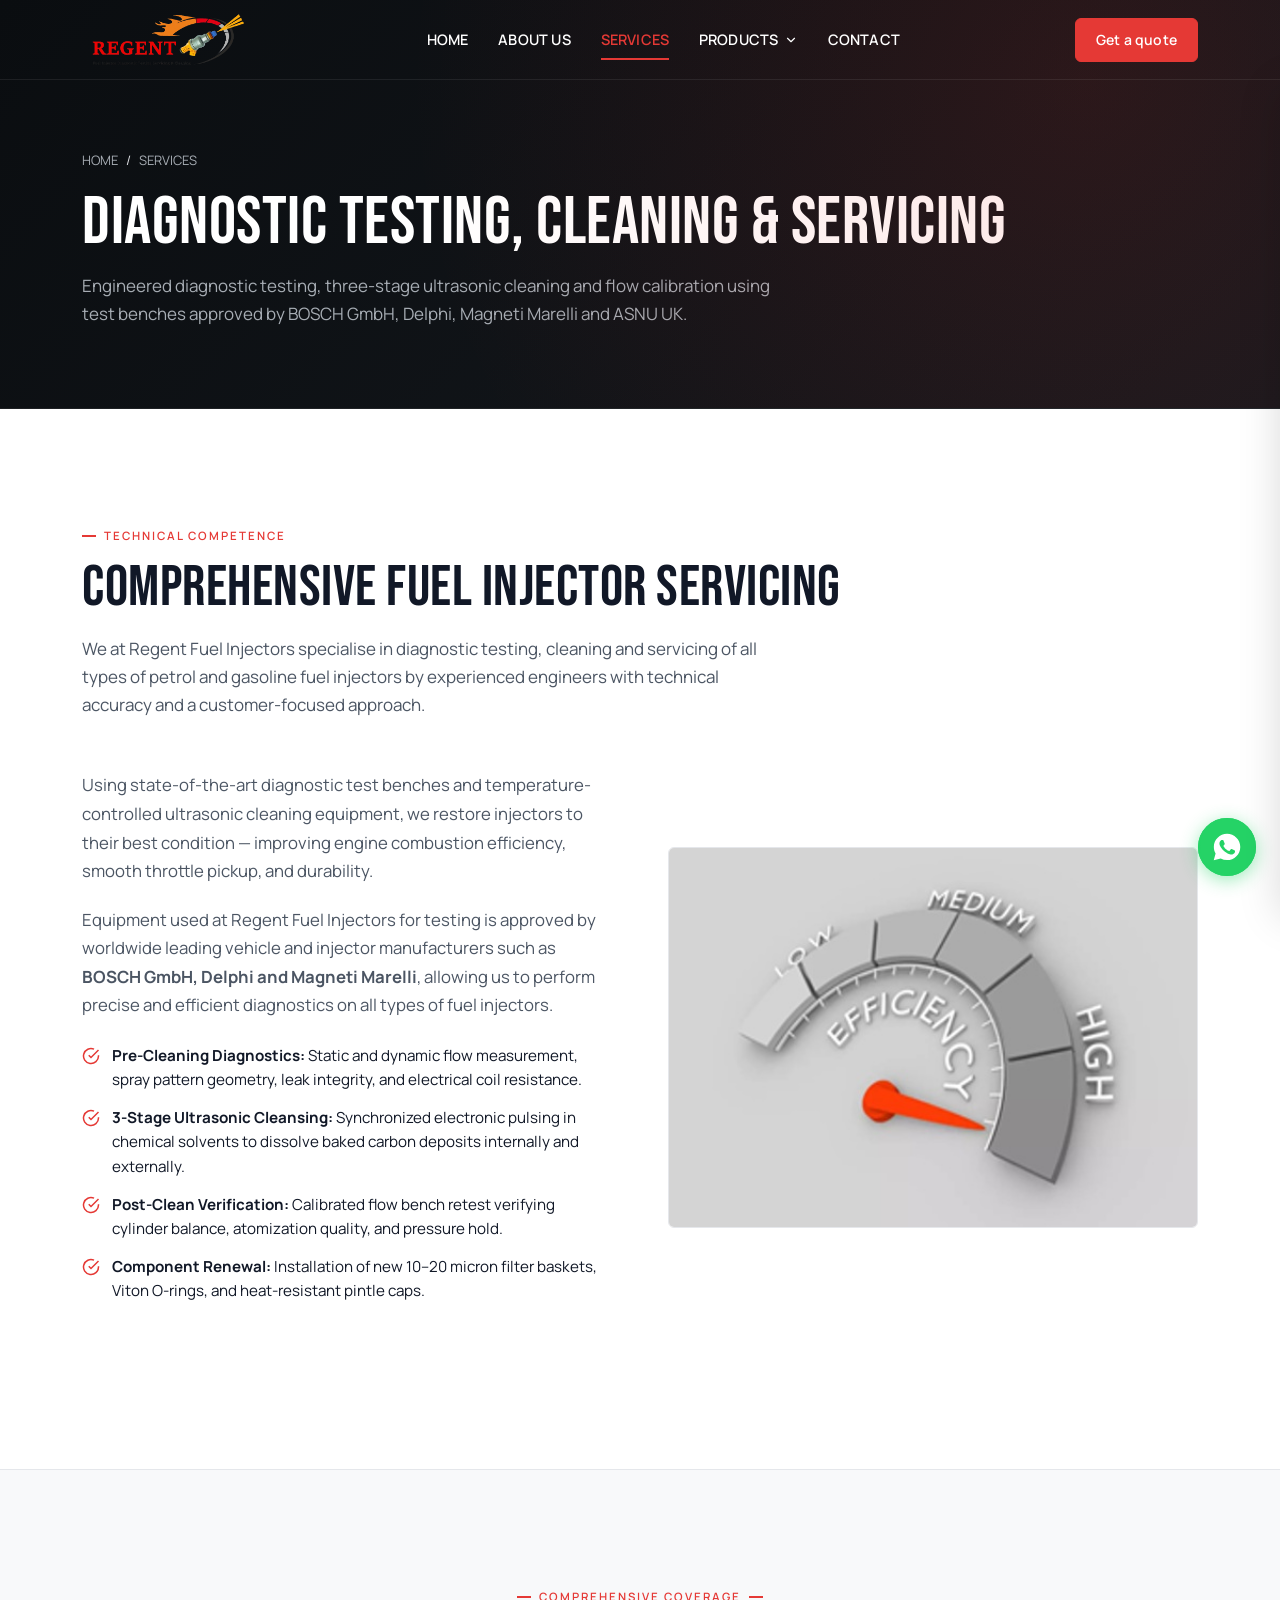
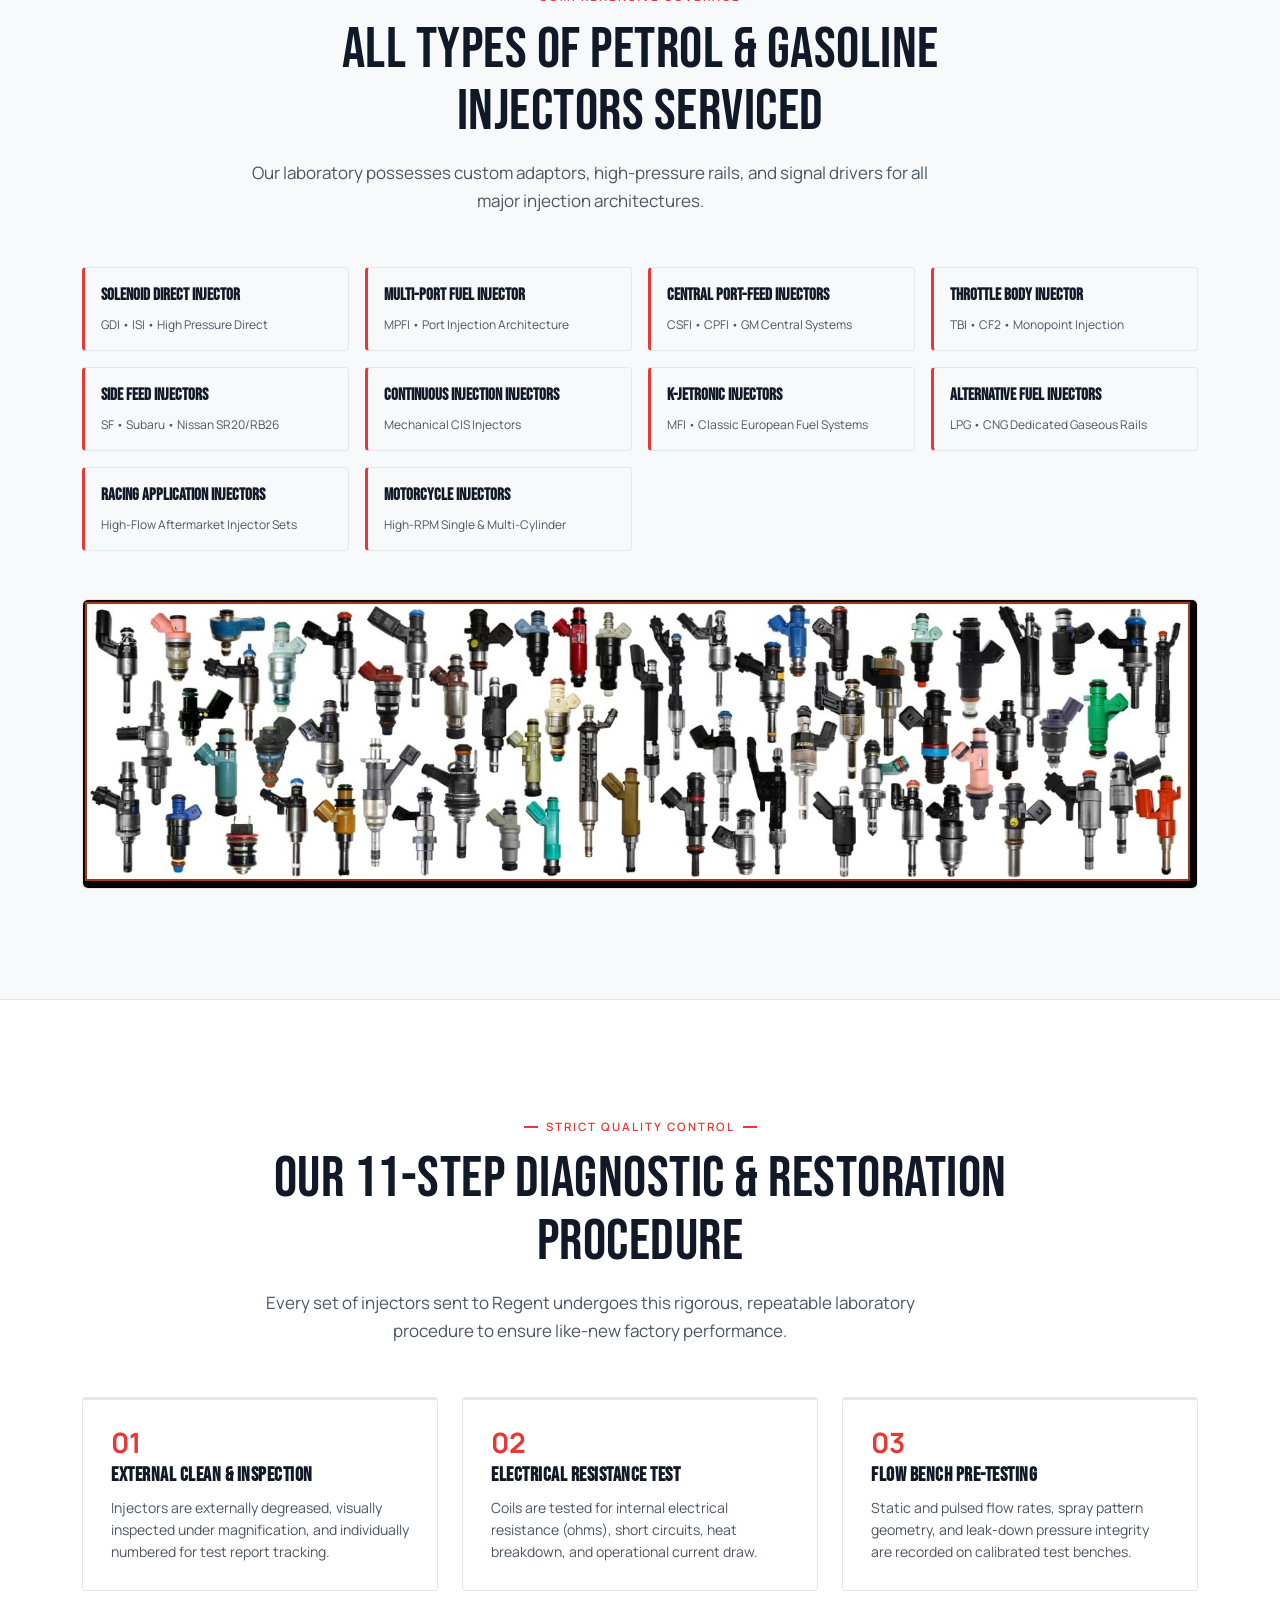
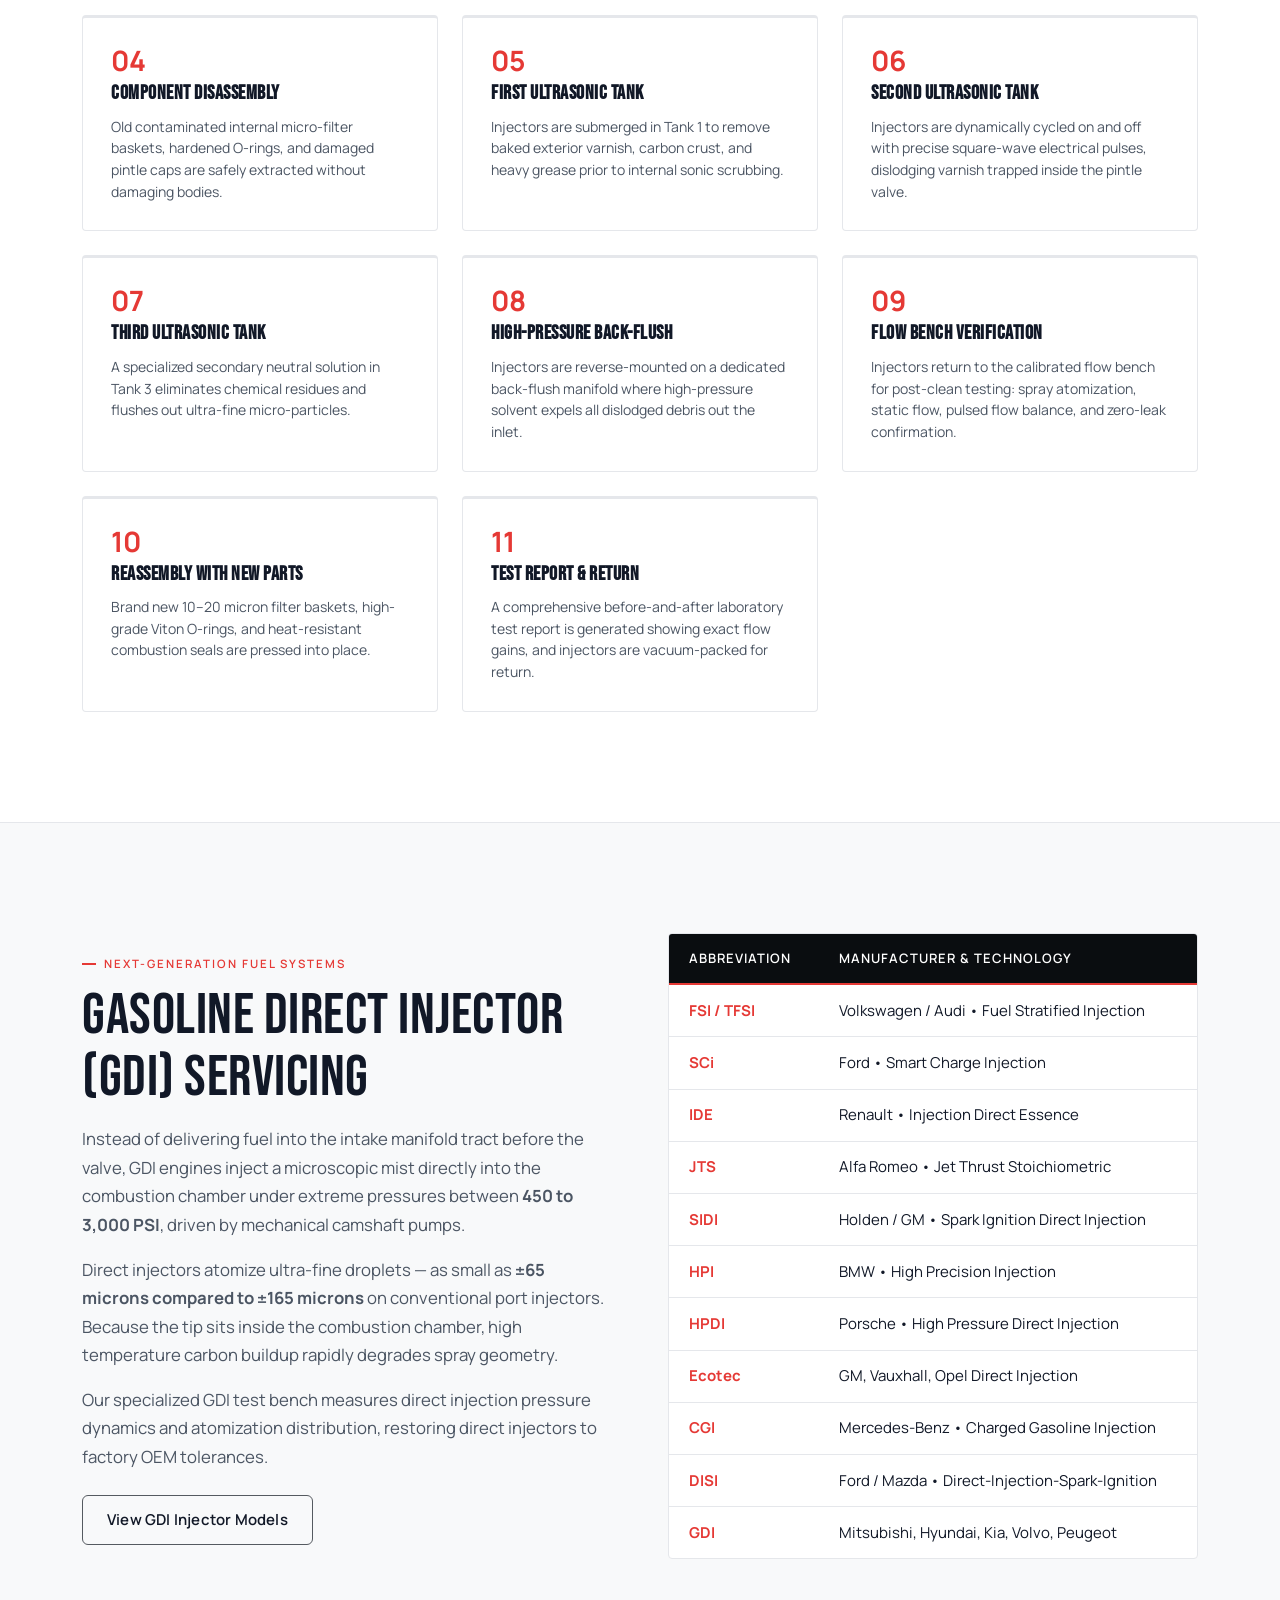
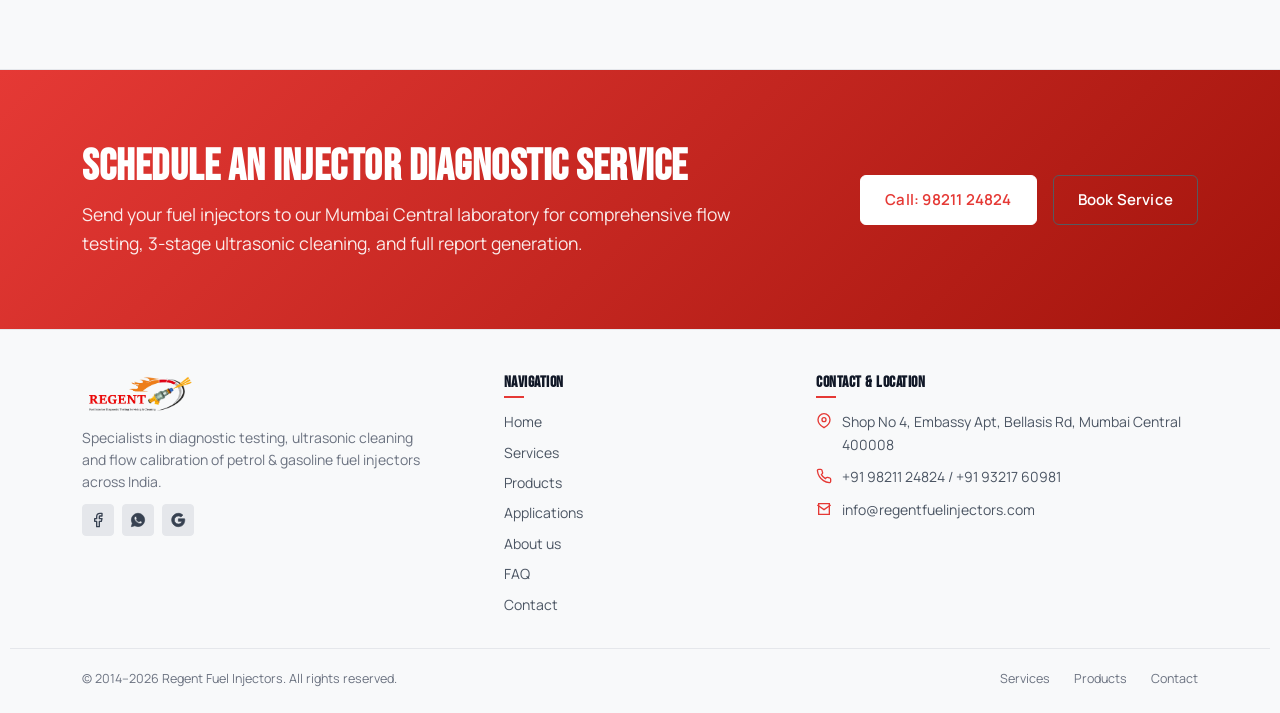
<file: services.html>
<!DOCTYPE html>
<html lang="en">
<head>
  <meta charset="UTF-8">
  <meta name="viewport" content="width=device-width, initial-scale=1.0">
  <title>Services &amp; Testing Procedure | Regent Fuel Injectors — Mumbai</title>
  <meta name="description" content="Fuel injector diagnostic testing, three-stage ultrasonic cleaning and servicing for automotive, marine, motorbike and GDI injectors — equipment approved by BOSCH, Delphi and Magneti Marelli.">
  <link rel="icon" href="images/logo.png">
  <link rel="stylesheet" href="css/style.css">
</head>
<body>

  <div id="site-header-slot"></div>

  <!-- ================= PAGE HERO ================= -->
  <section class="page-hero">
    <div class="container">
      <div class="breadcrumb">
        <a href="index.html">Home</a> <span>/</span> Services
      </div>
      <h1>Diagnostic Testing, Cleaning &amp; Servicing</h1>
      <p class="page-hero-desc">Engineered diagnostic testing, three-stage ultrasonic cleaning and flow calibration using test benches approved by BOSCH GmbH, Delphi, Magneti Marelli and ASNU UK.</p>
    </div>
  </section>

  <!-- ================= DIAGNOSTIC OVERVIEW (PPT Slide 4) ================= -->
  <section class="section">
    <div class="container">
      <div class="section-head reveal">
        <div class="eyebrow">Technical Competence</div>
        <h2 class="section-title">Comprehensive Fuel Injector Servicing</h2>
        <p class="section-desc">We at Regent Fuel Injectors specialise in diagnostic testing, cleaning and servicing of all types of petrol and gasoline fuel injectors by experienced engineers with technical accuracy and a customer-focused approach.</p>
      </div>

      <div class="split" style="margin-bottom:3.5rem;">
        <div class="reveal">
          <p style="font-size:1.05rem; line-height:1.7; color:var(--text-muted); margin-bottom:1.25rem;">
            Using state-of-the-art diagnostic test benches and temperature-controlled ultrasonic cleaning equipment, we restore injectors to their best condition — improving engine combustion efficiency, smooth throttle pickup, and durability.
          </p>
          <p style="font-size:1.05rem; line-height:1.7; color:var(--text-muted); margin-bottom:1.5rem;">
            Equipment used at Regent Fuel Injectors for testing is approved by worldwide leading vehicle and injector manufacturers such as <strong>BOSCH GmbH, Delphi and Magneti Marelli</strong>, allowing us to perform precise and efficient diagnostics on all types of fuel injectors.
          </p>
          <ul class="check-list">
            <li>
              <svg viewBox="0 0 24 24" fill="none" stroke-width="2"><path d="M22 11.08V12a10 10 0 1 1-5.93-9.14"/><polyline points="22 4 12 14.01 9 11.01"/></svg>
              <span><strong>Pre-Cleaning Diagnostics:</strong> Static and dynamic flow measurement, spray pattern geometry, leak integrity, and electrical coil resistance.</span>
            </li>
            <li>
              <svg viewBox="0 0 24 24" fill="none" stroke-width="2"><path d="M22 11.08V12a10 10 0 1 1-5.93-9.14"/><polyline points="22 4 12 14.01 9 11.01"/></svg>
              <span><strong>3-Stage Ultrasonic Cleansing:</strong> Synchronized electronic pulsing in chemical solvents to dissolve baked carbon deposits internally and externally.</span>
            </li>
            <li>
              <svg viewBox="0 0 24 24" fill="none" stroke-width="2"><path d="M22 11.08V12a10 10 0 1 1-5.93-9.14"/><polyline points="22 4 12 14.01 9 11.01"/></svg>
              <span><strong>Post-Clean Verification:</strong> Calibrated flow bench retest verifying cylinder balance, atomization quality, and pressure hold.</span>
            </li>
            <li>
              <svg viewBox="0 0 24 24" fill="none" stroke-width="2"><path d="M22 11.08V12a10 10 0 1 1-5.93-9.14"/><polyline points="22 4 12 14.01 9 11.01"/></svg>
              <span><strong>Component Renewal:</strong> Installation of new 10–20 micron filter baskets, Viton O-rings, and heat-resistant pintle caps.</span>
            </li>
          </ul>
        </div>

        <div class="split-media reveal">
          <img src="images/services/efficiency-gauge.jpg" alt="Fuel injector efficiency gauge chart">
        </div>
      </div>
    </div>
  </section>

  <!-- ================= INJECTOR TYPES WE SERVICE (PPT Slide 3) ================= -->
  <section class="section section-dim">
    <div class="container">
      <div class="section-head center reveal">
        <div class="eyebrow">Comprehensive Coverage</div>
        <h2 class="section-title">All Types of Petrol &amp; Gasoline Injectors Serviced</h2>
        <p class="section-desc">Our laboratory possesses custom adaptors, high-pressure rails, and signal drivers for all major injection architectures.</p>
      </div>

      <div class="chip-grid reveal" style="margin-bottom:3rem;">
        <div class="chip-item">
          <strong>Solenoid Direct Injector</strong>
          <span>GDI &bull; ISI &bull; High Pressure Direct</span>
        </div>
        <div class="chip-item">
          <strong>Multi-Port Fuel Injector</strong>
          <span>MPFI &bull; Port Injection Architecture</span>
        </div>
        <div class="chip-item">
          <strong>Central Port-Feed Injectors</strong>
          <span>CSFI &bull; CPFI &bull; GM Central Systems</span>
        </div>
        <div class="chip-item">
          <strong>Throttle Body Injector</strong>
          <span>TBI &bull; CF2 &bull; Monopoint Injection</span>
        </div>
        <div class="chip-item">
          <strong>Side Feed Injectors</strong>
          <span>SF &bull; Subaru &bull; Nissan SR20/RB26</span>
        </div>
        <div class="chip-item">
          <strong>Continuous Injection Injectors</strong>
          <span>Mechanical CIS Injectors</span>
        </div>
        <div class="chip-item">
          <strong>K-Jetronic Injectors</strong>
          <span>MFI &bull; Classic European Fuel Systems</span>
        </div>
        <div class="chip-item">
          <strong>Alternative Fuel Injectors</strong>
          <span>LPG &bull; CNG Dedicated Gaseous Rails</span>
        </div>
        <div class="chip-item">
          <strong>Racing Application Injectors</strong>
          <span>High-Flow Aftermarket Injector Sets</span>
        </div>
        <div class="chip-item">
          <strong>Motorcycle Injectors</strong>
          <span>High-RPM Single &amp; Multi-Cylinder</span>
        </div>
      </div>

      <div class="split-media reveal" style="max-height:360px; overflow:hidden;">
        <img src="images/services/injector-collage.jpg" alt="Diverse fuel injector types serviced by Regent Fuel Injectors">
      </div>
    </div>
  </section>

  <!-- ================= 11-STEP TESTING & CLEANING PROCEDURE (PPT Slide 10) ================= -->
  <section class="section" id="procedure">
    <div class="container">
      <div class="section-head center reveal">
        <div class="eyebrow">Strict Quality Control</div>
        <h2 class="section-title">Our 11-Step Diagnostic &amp; Restoration Procedure</h2>
        <p class="section-desc">Every set of injectors sent to Regent undergoes this rigorous, repeatable laboratory procedure to ensure like-new factory performance.</p>
      </div>

      <div class="procedure-grid">
        
        <div class="step-card reveal">
          <div class="step-num">01</div>
          <h3>External Clean &amp; Inspection</h3>
          <p>Injectors are externally degreased, visually inspected under magnification, and individually numbered for test report tracking.</p>
        </div>

        <div class="step-card reveal">
          <div class="step-num">02</div>
          <h3>Electrical Resistance Test</h3>
          <p>Coils are tested for internal electrical resistance (ohms), short circuits, heat breakdown, and operational current draw.</p>
        </div>

        <div class="step-card reveal">
          <div class="step-num">03</div>
          <h3>Flow Bench Pre-Testing</h3>
          <p>Static and pulsed flow rates, spray pattern geometry, and leak-down pressure integrity are recorded on calibrated test benches.</p>
        </div>

        <div class="step-card reveal">
          <div class="step-num">04</div>
          <h3>Component Disassembly</h3>
          <p>Old contaminated internal micro-filter baskets, hardened O-rings, and damaged pintle caps are safely extracted without damaging bodies.</p>
        </div>

        <div class="step-card reveal">
          <div class="step-num">05</div>
          <h3>First Ultrasonic Tank</h3>
          <p>Injectors are submerged in Tank 1 to remove baked exterior varnish, carbon crust, and heavy grease prior to internal sonic scrubbing.</p>
        </div>

        <div class="step-card reveal">
          <div class="step-num">06</div>
          <h3>Second Ultrasonic Tank</h3>
          <p>Injectors are dynamically cycled on and off with precise square-wave electrical pulses, dislodging varnish trapped inside the pintle valve.</p>
        </div>

        <div class="step-card reveal">
          <div class="step-num">07</div>
          <h3>Third Ultrasonic Tank</h3>
          <p>A specialized secondary neutral solution in Tank 3 eliminates chemical residues and flushes out ultra-fine micro-particles.</p>
        </div>

        <div class="step-card reveal">
          <div class="step-num">08</div>
          <h3>High-Pressure Back-Flush</h3>
          <p>Injectors are reverse-mounted on a dedicated back-flush manifold where high-pressure solvent expels all dislodged debris out the inlet.</p>
        </div>

        <div class="step-card reveal">
          <div class="step-num">09</div>
          <h3>Flow Bench Verification</h3>
          <p>Injectors return to the calibrated flow bench for post-clean testing: spray atomization, static flow, pulsed flow balance, and zero-leak confirmation.</p>
        </div>

        <div class="step-card reveal">
          <div class="step-num">10</div>
          <h3>Reassembly with New Parts</h3>
          <p>Brand new 10–20 micron filter baskets, high-grade Viton O-rings, and heat-resistant combustion seals are pressed into place.</p>
        </div>

        <div class="step-card reveal">
          <div class="step-num">11</div>
          <h3>Test Report &amp; Return</h3>
          <p>A comprehensive before-and-after laboratory test report is generated showing exact flow gains, and injectors are vacuum-packed for return.</p>
        </div>

      </div>
    </div>
  </section>

  <!-- ================= GDI SERVICING (PPT Slide 11) ================= -->
  <section class="section section-dim">
    <div class="container split">
      <div class="reveal">
        <div class="eyebrow">Next-Generation Fuel Systems</div>
        <h2 class="section-title">Gasoline Direct Injector (GDI) Servicing</h2>
        <p style="font-size:1.05rem; line-height:1.7; color:var(--text-muted); margin-bottom:1rem;">
          Instead of delivering fuel into the intake manifold tract before the valve, GDI engines inject a microscopic mist directly into the combustion chamber under extreme pressures between <strong>450 to 3,000 PSI</strong>, driven by mechanical camshaft pumps.
        </p>
        <p style="font-size:1.05rem; line-height:1.7; color:var(--text-muted); margin-bottom:1rem;">
          Direct injectors atomize ultra-fine droplets — as small as <strong>&plusmn;65 microns compared to &plusmn;165 microns</strong> on conventional port injectors. Because the tip sits inside the combustion chamber, high temperature carbon buildup rapidly degrades spray geometry.
        </p>
        <p style="font-size:1.05rem; line-height:1.7; color:var(--text-muted); margin-bottom:1.5rem;">
          Our specialized GDI test bench measures direct injection pressure dynamics and atomization distribution, restoring direct injectors to factory OEM tolerances.
        </p>
        <a href="products/gdi.html" class="btn btn-outline-dark">View GDI Injector Models</a>
      </div>

      <div class="reveal">
        <div class="spec-table-wrap">
          <table class="spec-table">
            <thead>
              <tr>
                <th>Abbreviation</th>
                <th>Manufacturer &amp; Technology</th>
              </tr>
            </thead>
            <tbody>
              <tr><td class="abbr">FSI / TFSI</td><td>Volkswagen / Audi &bull; Fuel Stratified Injection</td></tr>
              <tr><td class="abbr">SCi</td><td>Ford &bull; Smart Charge Injection</td></tr>
              <tr><td class="abbr">IDE</td><td>Renault &bull; Injection Direct Essence</td></tr>
              <tr><td class="abbr">JTS</td><td>Alfa Romeo &bull; Jet Thrust Stoichiometric</td></tr>
              <tr><td class="abbr">SIDI</td><td>Holden / GM &bull; Spark Ignition Direct Injection</td></tr>
              <tr><td class="abbr">HPI</td><td>BMW &bull; High Precision Injection</td></tr>
              <tr><td class="abbr">HPDI</td><td>Porsche &bull; High Pressure Direct Injection</td></tr>
              <tr><td class="abbr">Ecotec</td><td>GM, Vauxhall, Opel Direct Injection</td></tr>
              <tr><td class="abbr">CGI</td><td>Mercedes-Benz &bull; Charged Gasoline Injection</td></tr>
              <tr><td class="abbr">DISI</td><td>Ford / Mazda &bull; Direct-Injection-Spark-Ignition</td></tr>
              <tr><td class="abbr">GDI</td><td>Mitsubishi, Hyundai, Kia, Volvo, Peugeot</td></tr>
            </tbody>
          </table>
        </div>
      </div>
    </div>
  </section>

  <!-- ================= RED CTA BAND ================= -->
  <section class="cta-band">
    <div class="container cta-band-inner">
      <div class="cta-band-content">
        <h2>Schedule an Injector Diagnostic Service</h2>
        <p>Send your fuel injectors to our Mumbai Central laboratory for comprehensive flow testing, 3-stage ultrasonic cleaning, and full report generation.</p>
      </div>
      <div class="cta-band-actions">
        <a href="tel:+919821124824" class="btn btn-white">Call: 98211 24824</a>
        <a href="contact.html" class="btn btn-secondary">Book Service</a>
      </div>
    </div>
  </section>

  <!-- ================= SITE FOOTER (Compact Slim) ================= -->
<footer class="site-footer">
  <div class="container footer-compact-grid">
    
    <div class="footer-brand">
      <a href="index.html">
        <img src="images/logo.png" alt="Regent Fuel Injectors Logo">
      </a>
      <p>Specialists in diagnostic testing, ultrasonic cleaning and flow calibration of petrol &amp; gasoline fuel injectors across India.</p>
      <div class="footer-social-row">
        <a href="https://www.facebook.com/regentfuelinjectors/" aria-label="Facebook" target="_blank" rel="noopener" class="social-btn">
          <svg viewBox="0 0 24 24" fill="none" stroke-width="2" stroke-linecap="round" stroke-linejoin="round"><path d="M18 2h-3a5 5 0 0 0-5 5v3H7v4h3v8h4v-8h3l1-4h-4V7a1 1 0 0 1 1-1h3z"/></svg>
        </a>
        <a href="https://wa.me/919821124824" aria-label="WhatsApp" target="_blank" rel="noopener" class="social-btn">
          <svg viewBox="0 0 24 24" fill="currentColor"><path d="M12.04 2C6.58 2 2.13 6.45 2.13 11.91c0 1.75.46 3.45 1.32 4.95L2.05 22l5.25-1.38a9.9 9.9 0 0 0 4.74 1.21h.005c5.46 0 9.91-4.45 9.91-9.91C21.93 6.45 17.5 2 12.04 2zm5.8 14.14c-.24.68-1.4 1.32-1.93 1.4-.5.08-1.13.11-1.82-.11-.42-.13-.96-.31-1.65-.61-2.9-1.25-4.79-4.17-4.94-4.37-.14-.2-1.18-1.57-1.18-3 0-1.42.75-2.12 1.02-2.41.27-.29.58-.36.78-.36.2 0 .39 0 .56.01.18.01.42-.07.66.5.24.58.83 2 .9 2.15.07.15.12.32.02.52-.1.2-.15.32-.29.49-.14.17-.3.38-.43.51-.14.14-.29.29-.13.57.17.29.75 1.24 1.61 2.01 1.11.99 2.04 1.3 2.33 1.44.29.15.46.13.63-.08.17-.2.72-.84.91-1.13.19-.29.38-.24.63-.14.26.09 1.65.78 1.94.92.28.14.47.21.53.33.07.13.07.72-.17 1.4z"/></svg>
        <a href="https://share.google/VVuOVtDgX49I4N8ZA" aria-label="Google Business Profile &amp; Reviews" target="_blank" rel="noopener" class="social-btn">
          <svg viewBox="0 0 24 24" fill="currentColor"><path d="M12.545,10.239v3.821h5.445c-0.712,2.315-2.647,3.972-5.445,3.972c-3.332,0-6.033-2.701-6.033-6.032s2.701-6.032,6.033-6.032c1.498,0,2.866,0.549,3.921,1.453l2.814-2.814C17.503,2.988,15.139,2,12.545,2C7.021,2,2.543,6.477,2.543,12s4.478,10,10.002,10c8.396,0,10.249-7.85,9.426-11.748L12.545,10.239z"/></svg>
        </a>
      </div>
    </div>

    <div class="footer-col">
      <h4>Navigation</h4>
      <div class="footer-nav-list">
        <a href="index.html">Home</a>
        <a href="services.html">Services</a>
        <a href="products.html">Products</a>
        <a href="products.html#categories">Applications</a>
        <a href="about.html">About us</a>
        <a href="faq.html">FAQ</a>
        <a href="contact.html">Contact</a>
      </div>
    </div>

    <div class="footer-col">
      <h4>Contact &amp; Location</h4>
      <div class="footer-contact-item">
        <svg viewBox="0 0 24 24" fill="none" stroke-width="2"><path d="M21 10c0 7-9 12-9 12s-9-5-9-12a9 9 0 0 1 18 0z"/><circle cx="12" cy="10" r="3"/></svg>
        <div>Shop No 4, Embassy Apt, Bellasis Rd, Mumbai Central 400008</div>
      </div>
      <div class="footer-contact-item">
        <svg viewBox="0 0 24 24" fill="none" stroke-width="2"><path d="M22 16.92v3a2 2 0 0 1-2.18 2 19.79 19.79 0 0 1-8.63-3.07 19.5 19.5 0 0 1-6-6 19.79 19.79 0 0 1-3.07-8.67A2 2 0 0 1 4.11 2h3a2 2 0 0 1 2 1.72c.127.96.361 1.903.7 2.81a2 2 0 0 1-.45 2.11L8.09 9.91a16 16 0 0 0 6 6l1.27-1.27a2 2 0 0 1 2.11-.45c.907.339 1.85.573 2.81.7A2 2 0 0 1 22 16.92z"/></svg>
        <div>
          <a href="tel:+919821124824">+91 98211 24824</a> / <a href="tel:+919321760981">+91 93217 60981</a>
        </div>
      </div>
      <div class="footer-contact-item">
        <svg viewBox="0 0 24 24" fill="none" stroke-width="2"><path d="M4 4h16v16H4z"/><path d="M22 6l-10 7L2 6"/></svg>
        <div>
          <a href="mailto:info@regentfuelinjectors.com">info@regentfuelinjectors.com</a>
        </div>
      </div>
    </div>

  </div>

  <div class="container footer-bottom">
    <span>&copy; 2014&ndash;<span data-year></span> Regent Fuel Injectors. All rights reserved.</span>
    <div class="footer-bottom-links">
      <a href="services.html">Services</a>
      <a href="products.html">Products</a>
      <a href="contact.html">Contact</a>
    </div>
  </div>
</footer>

  <!-- ================= WHATSAPP FLOATING BUTTON ================= -->
  <a href="https://wa.me/919821124824?text=Hi%2C%20I%27d%20like%20to%20enquire%20about%20fuel%20injector%20servicing." class="whatsapp-float" target="_blank" rel="noopener" aria-label="Chat with us on WhatsApp">
    <span class="whatsapp-ping"></span>
    <svg viewBox="0 0 24 24"><path d="M12.04 2C6.58 2 2.13 6.45 2.13 11.91c0 1.75.46 3.45 1.32 4.95L2.05 22l5.25-1.38a9.9 9.9 0 0 0 4.74 1.21h.005c5.46 0 9.91-4.45 9.91-9.91C21.93 6.45 17.5 2 12.04 2zm5.8 14.14c-.24.68-1.4 1.32-1.93 1.4-.5.08-1.13.11-1.82-.11-.42-.13-.96-.31-1.65-.61-2.9-1.25-4.79-4.17-4.94-4.37-.14-.2-1.18-1.57-1.18-3 0-1.42.75-2.12 1.02-2.41.27-.29.58-.36.78-.36.2 0 .39 0 .56.01.18.01.42-.07.66.5.24.58.83 2 .9 2.15.07.15.12.32.02.52-.1.2-.15.32-.29.49-.14.17-.3.38-.43.51-.14.14-.29.29-.13.57.17.29.75 1.24 1.61 2.01 1.11.99 2.04 1.3 2.33 1.44.29.15.46.13.63-.08.17-.2.72-.84.91-1.13.19-.29.38-.24.63-.14.26.09 1.65.78 1.94.92.28.14.47.21.53.33.07.13.07.72-.17 1.4z"/></svg>
  </a>

  <script src="js/components.js"></script>
  <script src="js/script.js"></script>
</body>
</html>
</file>
<file: css/style.css>
/* ==========================================================================
   REGENT FUEL INJECTORS — Industrial Precision Design System
   Color Identity: Red (#E8291F) + Technical Dark (#0A0D10) + Crisp White (#FFFFFF)
   Typography: Oswald (Display) + Inter (Body) + IBM Plex Mono (Technical/Specs)
   ========================================================================== */

/* ---------- Google Fonts ---------- */
@import url('https://fonts.googleapis.com/css2?family=Bebas+Neue&family=Manrope:wght@400;500;600;700;800&display=swap');

/* ---------- Design Tokens (Light Theme System) ---------- */
:root {
  /* Brand Accents */
  --red:              #E53935;
  --red-dark:         #C62828;
  --red-glow:         rgba(229, 57, 53, 0.25);
  --red-muted:        rgba(229, 57, 53, 0.08);

  /* Light Theme Surfaces & Backgrounds */
  --white:            #FFFFFF;
  --off-white:        #F8F9FA;
  --surface-subtle:   #F3F4F6;
  --surface-card:     #FFFFFF;
  --surface-card-hover: #F8FAFC;
  --border-light:     #E5E7EB;
  --border-light-subtle: #F3F4F6;
  --border-dark:      #E5E7EB;
  --border-dark-subtle: #F3F4F6;

  /* Legacy variable mappings kept safe for subpage references */
  --black:            #0A0D10;
  --black-900:        #11151A;
  --black-800:        #181D24;
  --black-700:        #23272E;

  /* Typography Colors */
  --text-dark:        #111827;
  --text-muted:       #4B5563;
  --text-subtle:      #6B7280;
  --text-light:       #FFFFFF;
  --text-light-muted: #A7ADB4;

  /* Fonts (Bebas Neue for automotive headlines, Manrope for everything else) */
  --font-display:     'Bebas Neue', Impact, sans-serif;
  --font-body:        'Manrope', -apple-system, BlinkMacSystemFont, 'Segoe UI', Roboto, sans-serif;
  --font-mono:        'Manrope', monospace;

  /* Layout & Spacing */
  --container:        1260px;
  --radius-xs:        4px;
  --radius-sm:        6px;
  --radius-md:        8px;

  --transition-fast:  0.2s cubic-bezier(0.16, 1, 0.3, 1);
  --transition-norm:  0.35s cubic-bezier(0.16, 1, 0.3, 1);
}

/* ---------- Reset & Base ---------- */
*, *::before, *::after {
  box-sizing: border-box;
  margin: 0;
  padding: 0;
}

html {
  scroll-behavior: smooth;
  font-size: 16px;
}

[id] {
  scroll-margin-top: 130px;
}

body {
  font-family: var(--font-body);
  color: var(--text-dark);
  background: var(--white);
  line-height: 1.6;
  -webkit-font-smoothing: antialiased;
  -moz-osx-font-smoothing: grayscale;
  overflow-x: hidden;
}

img {
  max-width: 100%;
  height: auto;
  display: block;
}

a {
  color: inherit;
  text-decoration: none;
  transition: color var(--transition-fast), border-color var(--transition-fast);
}

ul, ol {
  list-style: none;
}

h1, h2, h3, h4, h5, h6 {
  font-family: var(--font-display);
  font-weight: 600;
  text-transform: uppercase;
  letter-spacing: 0.5px;
  line-height: 1.15;
  color: inherit;
}

button, input, select, textarea {
  font-family: inherit;
  font-size: inherit;
  color: inherit;
}

button {
  cursor: pointer;
  background: none;
  border: none;
}

/* Accessibility */
:focus-visible {
  outline: 2px solid var(--red);
  outline-offset: 3px;
}

@media (prefers-reduced-motion: reduce) {
  *, *::before, *::after {
    animation-duration: 0.01ms !important;
    animation-iteration-count: 1 !important;
    transition-duration: 0.01ms !important;
    scroll-behavior: auto !important;
  }
}

/* ---------- Layout Utilities ---------- */
.container {
  width: 100%;
  max-width: var(--container);
  margin: 0 auto;
  padding-left: 72px;
  padding-right: 72px;
}

.section {
  padding: 110px 0;
}

.section-lg {
  padding: 6.5rem 0;
}

.section-sm {
  padding: 3.5rem 0;
}

.section-dark {
  background: var(--black);
  color: var(--text-light);
}

.section-dim {
  background: var(--off-white);
  border-top: 1px solid var(--border-light);
  border-bottom: 1px solid var(--border-light);
}

.section-head {
  margin-bottom: 3.25rem;
}

.section-head.center {
  text-align: center;
  margin-left: auto;
  margin-right: auto;
  max-width: 780px;
}

.eyebrow {
  display: inline-flex;
  align-items: center;
  gap: 0.5rem;
  font-family: var(--font-body);
  font-size: 11.5px;
  font-weight: 600;
  text-transform: uppercase;
  letter-spacing: 2px;
  color: var(--red);
  margin-bottom: 0.75rem;
}

.eyebrow::before {
  content: '';
  display: inline-block;
  width: 14px;
  height: 2px;
  background: var(--red);
}

.section-head.center .eyebrow::before,
.section-head.center .eyebrow::after {
  content: '';
  display: inline-block;
  width: 14px;
  height: 2px;
  background: var(--red);
}

.section-title {
  font-family: var(--font-display);
  font-size: clamp(38px, 4.5vw, 58px);
  font-weight: 400;
  text-transform: uppercase;
  letter-spacing: 0.5px;
  line-height: 1.08;
  margin-bottom: 1rem;
}

.section-desc {
  font-size: 1.0625rem;
  color: var(--text-muted);
  max-width: 680px;
  line-height: 1.65;
}

.section-dark .section-desc {
  color: var(--text-light-muted);
}

/* Button System */
.btn {
  display: inline-flex;
  align-items: center;
  justify-content: center;
  gap: 0.6rem;
  height: 50px;
  min-height: 50px;
  padding: 0 24px;
  font-family: var(--font-body);
  font-size: 15px;
  font-weight: 600;
  letter-spacing: 0.2px;
  border-radius: 6px;
  transition: all var(--transition-fast);
  white-space: nowrap;
  text-decoration: none;
  box-sizing: border-box;
}

.btn-primary {
  background: var(--red);
  color: #FFFFFF;
  border: 1px solid var(--red);
}

.btn-primary:hover {
  background: var(--red-dark);
  border-color: var(--red-dark);
  color: #FFFFFF;
  box-shadow: 0 4px 16px var(--red-glow);
  transform: translateY(-1px);
}

.btn-secondary {
  background: transparent;
  color: #FFFFFF;
  border: 1px solid #555A60;
  height: 50px;
  min-height: 50px;
}

.btn-secondary:hover {
  background: rgba(255, 255, 255, 0.08);
  border-color: #FFFFFF;
  color: #FFFFFF;
  transform: translateY(-1px);
}

.btn-outline-dark {
  background: transparent;
  color: var(--text-dark);
  border: 1px solid #555A60;
  height: 50px;
  min-height: 50px;
}

.btn-outline-dark:hover {
  background: var(--text-dark);
  color: #FFFFFF;
  border-color: var(--text-dark);
  transform: translateY(-1px);
}

.btn-sm {
  height: 42px;
  min-height: 42px;
  padding: 0 18px;
  font-size: 14px;
}

.btn-icon svg {
  width: 16px;
  height: 16px;
  transition: transform var(--transition-fast);
}

.btn:hover .btn-icon svg {
  transform: translateX(3px);
}

/* ---------- TOP UTILITY BAR (Light Theme) ---------- */
.top-bar {
  background: #F8F9FA;
  border-bottom: 1px solid #E5E7EB;
  font-family: var(--font-mono);
  font-size: 0.78rem;
  color: #4B5563;
  padding: 0.45rem 0;
}

.top-bar-inner {
  display: flex;
  align-items: center;
  justify-content: space-between;
  gap: 1rem;
}

.top-bar-left {
  display: flex;
  align-items: center;
  gap: 1.75rem;
}

.top-bar-item {
  display: inline-flex;
  align-items: center;
  gap: 0.45rem;
  transition: color var(--transition-fast);
}

.top-bar-item svg {
  width: 14px;
  height: 14px;
  stroke: var(--red);
  flex-shrink: 0;
}

.top-bar-item a:hover {
  color: var(--red);
}

.top-bar-badge {
  color: var(--red);
  font-weight: 600;
  letter-spacing: 0.5px;
}

/* ---------- MAIN HEADER & NAV (Light Theme) ---------- */
.site-header {
  position: sticky;
  top: 0;
  z-index: 999;
  background: #FFFFFF;
  border-bottom: 1px solid #E5E7EB;
  transition: background var(--transition-norm), box-shadow var(--transition-norm);
}

.site-header.is-scrolled {
  box-shadow: 0 4px 20px rgba(0, 0, 0, 0.08);
}

.header-inner {
  display: flex;
  align-items: center;
  justify-content: space-between;
  height: 74px;
}

.brand {
  display: inline-flex;
  align-items: center;
  gap: 0.75rem;
}

.brand img {
  height: 44px;
  width: auto;
  object-fit: contain;
}

.nav-primary {
  display: flex;
  align-items: center;
  gap: 1.85rem;
}

.nav-link {
  font-family: var(--font-display);
  font-size: 1.05rem;
  font-weight: 500;
  text-transform: uppercase;
  letter-spacing: 0.75px;
  color: #1F2937;
  position: relative;
  padding: 0.5rem 0;
}

.nav-link:hover,
.nav-link.active {
  color: var(--red);
}

.nav-link::after {
  content: '';
  position: absolute;
  left: 0;
  bottom: 0;
  width: 0;
  height: 2px;
  background: var(--red);
  transition: width var(--transition-fast);
}

.nav-link:hover::after,
.nav-link.active::after {
  width: 100%;
}

/* Dropdown */
.nav-dropdown {
  position: relative;
}

.nav-dropdown-toggle {
  display: inline-flex;
  align-items: center;
  gap: 0.35rem;
}

.nav-dropdown-toggle svg {
  width: 14px;
  height: 14px;
  stroke: currentColor;
  transition: transform var(--transition-fast);
}

.nav-dropdown:hover .nav-dropdown-toggle svg {
  transform: rotate(180deg);
}

.nav-dropdown-menu {
  position: absolute;
  top: 100%;
  left: -1rem;
  min-width: 270px;
  background: #FFFFFF;
  border: 1px solid #E5E7EB;
  border-top: 3px solid var(--red);
  box-shadow: 0 14px 36px rgba(0, 0, 0, 0.12);
  padding: 0.6rem 0;
  opacity: 0;
  visibility: hidden;
  transform: translateY(8px);
  transition: all var(--transition-fast);
  z-index: 100;
  border-radius: 0 0 var(--radius-sm) var(--radius-sm);
}

.nav-dropdown:hover .nav-dropdown-menu,
.nav-dropdown:focus-within .nav-dropdown-menu {
  opacity: 1;
  visibility: visible;
  transform: translateY(0);
}

.nav-dropdown-menu li a {
  display: block;
  padding: 0.65rem 1.35rem;
  font-family: var(--font-body);
  font-size: 0.875rem;
  font-weight: 500;
  color: #374151;
  transition: all var(--transition-fast);
  border-left: 2px solid transparent;
}

.nav-dropdown-menu li a:hover,
.nav-dropdown-menu li a.active {
  color: var(--red);
  background: #F8F9FA;
  border-left-color: var(--red);
  padding-left: 1.55rem;
}

.header-cta {
  display: flex;
  align-items: center;
  gap: 1rem;
}

/* Hamburger Button (Light Theme) */
.hamburger {
  display: none;
  flex-direction: column;
  justify-content: center;
  align-items: center;
  gap: 5px;
  width: 44px;
  height: 44px;
  padding: 0;
  background: #F3F4F6;
  border: 1px solid #D1D5DB;
  border-radius: var(--radius-xs);
  cursor: pointer;
  z-index: 1002;
  transition: all var(--transition-fast);
  appearance: none;
  -webkit-appearance: none;
}

.hamburger:hover,
.hamburger:focus-visible {
  border-color: var(--red);
  background: #FFFFFF;
  outline: none;
}

.hamburger span {
  display: block;
  width: 22px;
  height: 2px;
  background: #1F2937;
  border-radius: 1px;
  transition: transform var(--transition-fast), opacity var(--transition-fast), background var(--transition-fast);
  transform-origin: center;
}

.hamburger.is-open {
  border-color: var(--red);
  background: #FFFFFF;
}

.hamburger.is-open span:nth-child(1) {
  transform: translateY(7px) rotate(45deg);
  background: var(--red);
}

.hamburger.is-open span:nth-child(2) {
  opacity: 0;
  transform: scaleX(0);
}

.hamburger.is-open span:nth-child(3) {
  transform: translateY(-7px) rotate(-45deg);
  background: var(--red);
}

/* Mobile Drawer (Light Theme) */
.mobile-nav {
  position: fixed;
  top: 74px;
  left: 0;
  width: 100%;
  height: calc(100vh - 74px);
  height: calc(100dvh - 74px);
  background: #FFFFFF;
  padding: 1.5rem 1.5rem 3rem;
  display: flex;
  flex-direction: column;
  justify-content: flex-start;
  gap: 1.5rem;
  transform: translateX(100%);
  transition: transform var(--transition-norm);
  z-index: 998;
  overflow-y: auto;
  -webkit-overflow-scrolling: touch;
  border-top: 1px solid #E5E7EB;
  box-shadow: 0 16px 40px rgba(0, 0, 0, 0.15);
}

.mobile-nav.is-open {
  transform: translateX(0);
}

.mobile-nav-links {
  display: flex;
  flex-direction: column;
  gap: 0.25rem;
}

.mobile-nav-links > a,
.mobile-sub-toggle > a {
  display: block;
  font-family: var(--font-display);
  font-size: 1.35rem;
  font-weight: 600;
  text-transform: uppercase;
  letter-spacing: 0.75px;
  color: #1F2937;
  padding: 0.75rem 0.5rem;
  border-bottom: 1px solid #F3F4F6;
  transition: color var(--transition-fast), padding-left var(--transition-fast);
}

.mobile-nav-links > a.active,
.mobile-nav-links > a:hover,
.mobile-sub-toggle > a.active,
.mobile-sub-toggle > a:hover {
  color: var(--red);
  padding-left: 0.75rem;
}

.mobile-sub-toggle {
  display: flex;
  flex-direction: column;
}

.mobile-submenu {
  display: flex;
  flex-direction: column;
  gap: 0.25rem;
  padding: 0.5rem 0 0.75rem 1rem;
  border-left: 2px solid var(--red);
  margin-left: 0.75rem;
  margin-top: 0.35rem;
  margin-bottom: 0.5rem;
}

.mobile-submenu a {
  display: block;
  font-family: var(--font-body) !important;
  font-size: 0.9375rem !important;
  font-weight: 500 !important;
  color: #4B5563 !important;
  border-bottom: none !important;
  padding: 0.5rem 0.65rem !important;
  border-radius: var(--radius-xs);
  transition: all var(--transition-fast);
}

.mobile-submenu a:hover,
.mobile-submenu a.active {
  color: var(--red) !important;
  background: #F8F9FA;
  padding-left: 0.85rem !important;
}

.mobile-nav-bottom {
  margin-top: 0.5rem;
  padding-top: 1.25rem;
  border-top: 1px solid #E5E7EB;
  display: flex;
  flex-direction: column;
  gap: 0.75rem;
}

/* ---------- PAGE HERO (Subpages) ---------- */
.page-hero {
  background: linear-gradient(180deg, var(--black-900) 0%, var(--black) 100%);
  color: var(--white);
  padding: 3.5rem 0 3.25rem;
  border-bottom: 1px solid var(--border-dark);
  position: relative;
  overflow: hidden;
}

.page-hero::before {
  content: '';
  position: absolute;
  top: 0;
  left: 0;
  width: 100%;
  height: 100%;
  background: radial-gradient(circle at 85% 20%, rgba(232, 41, 31, 0.12) 0%, transparent 60%);
  pointer-events: none;
}

.breadcrumb {
  display: flex;
  align-items: center;
  gap: 0.5rem;
  font-family: var(--font-mono);
  font-size: 0.8125rem;
  color: var(--text-light-muted);
  margin-bottom: 1rem;
  text-transform: uppercase;
}

.breadcrumb a:hover {
  color: var(--red);
}

.breadcrumb span {
  color: var(--border-dark);
}

.page-hero h1 {
  font-size: clamp(2.4rem, 4.5vw, 3.5rem);
  font-weight: 700;
  margin-bottom: 0.6rem;
}

.page-hero-desc {
  font-size: 1.125rem;
  color: var(--text-light-muted);
  max-width: 720px;
  line-height: 1.6;
}

/* ---------- HERO SLIDER (Homepage — Image-Only Framed Showcase) ---------- */
.hero-slider {
  position: relative;
  width: 100%;
  height: clamp(340px, 48vw, 560px);
  background: #0A0D10;
  overflow: hidden;
  box-shadow: 0 4px 20px rgba(0, 0, 0, 0.08);
}

.hero-slide {
  position: absolute;
  top: 0;
  left: 0;
  width: 100%;
  height: 100%;
  opacity: 0;
  visibility: hidden;
  transition: opacity 0.8s cubic-bezier(0.16, 1, 0.3, 1), transform 0.8s cubic-bezier(0.16, 1, 0.3, 1);
  transform: scale(1.02);
}

.hero-slide.is-active {
  opacity: 1;
  visibility: visible;
  transform: scale(1);
  z-index: 1;
}

.hero-slide img {
  width: 100%;
  height: 100%;
  object-fit: cover;
  object-position: center;
}

/* Hero Controls (Frosted Light) */
.hero-controls {
  position: absolute;
  bottom: 1.5rem;
  right: 2rem;
  z-index: 10;
  display: flex;
  align-items: center;
  gap: 0.85rem;
}

.hero-counter {
  font-family: var(--font-mono);
  font-size: 0.8125rem;
  color: rgba(255, 255, 255, 0.9);
  letter-spacing: 1px;
  background: rgba(17, 24, 39, 0.7);
  padding: 0.35rem 0.75rem;
  border-radius: var(--radius-xs);
  backdrop-filter: blur(6px);
  border: 1px solid rgba(255, 255, 255, 0.15);
}

.hero-counter .current {
  color: var(--white);
  font-weight: 700;
  font-size: 1rem;
}

.hero-nav {
  display: flex;
  gap: 0.4rem;
}

.hero-btn {
  width: 40px;
  height: 40px;
  border: 1px solid rgba(255, 255, 255, 0.25);
  background: rgba(17, 24, 39, 0.7);
  color: var(--white);
  display: flex;
  align-items: center;
  justify-content: center;
  border-radius: var(--radius-xs);
  backdrop-filter: blur(6px);
  transition: all var(--transition-fast);
}

.hero-btn:hover {
  background: var(--red);
  border-color: var(--red);
  transform: translateY(-1px);
}

.hero-btn svg {
  width: 18px;
  height: 18px;
  stroke: currentColor;
}

/* Dots */
.hero-dots {
  position: absolute;
  bottom: 1.75rem;
  left: 50%;
  transform: translateX(-50%);
  z-index: 10;
  display: flex;
  gap: 0.5rem;
}

.hero-dot {
  width: 24px;
  height: 4px;
  background: rgba(255, 255, 255, 0.45);
  border-radius: 2px;
  transition: all var(--transition-fast);
}

.hero-dot.is-active {
  background: var(--red);
  width: 40px;
}

/* ---------- ASNU AUTHORIZED SERVICE CENTRE BANNER (Slide 1 PPT) ---------- */
/* ---------- ASNU CERTIFICATION BAND (Slide 1 PPT) ---------- */
.asnu-home-section {
  background: #FFFFFF;
  padding: 2.5rem 0 1.75rem;
  border-bottom: 1px solid #E5E7EB;
}

.asnu-home-section .container {
  width: 100%;
  max-width: 96%;
  padding-left: 20px;
  padding-right: 20px;
  margin: 0 auto;
}

@media (min-width: 1600px) {
  .asnu-home-section .container {
    max-width: 1720px;
    padding-left: 24px;
    padding-right: 24px;
  }
}

.asnu-badge-card {
  display: flex;
  align-items: center;
  justify-content: flex-start;
  gap: 2.25rem;
  padding: 1.5rem 2.75rem;
  background: #F8F9FA;
  border: 1px solid #E2E8F0;
  border-left: 6px solid var(--red);
  border-radius: var(--radius-sm);
  box-shadow: 0 2px 10px rgba(0, 0, 0, 0.04);
  max-width: 100%;
  width: 100%;
  margin: 0 auto;
  transition: transform var(--transition-fast), box-shadow var(--transition-fast);
}

.asnu-badge-card:hover {
  transform: translateY(-1px);
  box-shadow: 0 6px 18px rgba(0, 0, 0, 0.07);
}

.asnu-badge-logo {
  height: 64px;
  width: auto;
  flex-shrink: 0;
  object-fit: contain;
}

.asnu-badge-content {
  display: flex;
  flex-direction: column;
}

.asnu-badge-title {
  font-family: var(--font-display);
  font-size: clamp(1.25rem, 2.2vw, 1.65rem);
  font-weight: 700;
  text-transform: uppercase;
  letter-spacing: 0.75px;
  color: #111827;
  line-height: 1.2;
}

.asnu-badge-sub {
  font-family: var(--font-mono);
  font-size: 0.85rem;
  color: #4B5563;
  margin-top: 0.25rem;
}

/* ---------- HOMEPAGE SERVICES SECTION (Slide 1 & 4 PPT) ---------- */
.home-services-section {
  background: #FFFFFF;
  padding: 3.5rem 0 3rem;
}

.home-services-container {
  width: 100%;
  max-width: 96%;
  margin: 0 auto;
  padding-left: 20px;
  padding-right: 20px;
}

@media (min-width: 1600px) {
  .home-services-container {
    max-width: 1720px;
    padding-left: 24px;
    padding-right: 24px;
  }
}

.home-services-head {
  margin-bottom: 1.25rem;
}

.home-services-title {
  font-family: var(--font-display);
  font-size: clamp(2.2rem, 3.8vw, 3.2rem);
  font-weight: 700;
  color: #111827;
  text-transform: uppercase;
  letter-spacing: 0.5px;
  position: relative;
  display: inline-block;
  padding-bottom: 0.5rem;
}

.home-services-title::after {
  content: '';
  position: absolute;
  left: 0;
  bottom: 0;
  width: 54px;
  height: 3px;
  background: var(--red);
}

.home-services-desc {
  font-family: var(--font-body);
  font-size: clamp(1.1rem, 1.25vw, 1.35rem);
  line-height: 1.85;
  color: #374151;
  margin-top: 1.25rem;
  background: #F8F9FA;
  padding: 2rem 2.75rem;
  border-radius: var(--radius-sm);
  border: 1px solid #E5E7EB;
  border-left: 6px solid var(--red);
  max-width: 100%;
  width: 100%;
}

.vehicle-chip-group {
  display: flex;
  flex-wrap: wrap;
  gap: 0.6rem;
  margin-top: 1.5rem;
}

.vehicle-chip {
  display: inline-flex;
  align-items: center;
  gap: 0.45rem;
  padding: 0.45rem 0.95rem;
  background: #F3F4F6;
  border: 1px solid #E5E7EB;
  border-radius: var(--radius-xs);
  font-family: var(--font-mono);
  font-size: 0.8125rem;
  font-weight: 600;
  color: #1F2937;
  text-transform: uppercase;
}

.vehicle-chip svg {
  width: 14px;
  height: 14px;
  stroke: var(--red);
  flex-shrink: 0;
}

.home-services-cta {
  margin-top: 2rem;
  display: flex;
  gap: 1rem;
  flex-wrap: wrap;
}

/* ---------- 95% FUEL INJECTOR CALLOUT BANNER (Slide 1 & 9 PPT) ---------- */
.home-callout-section {
  background: #FFFFFF;
  padding: 2rem 0 4.5rem;
}

.home-callout-section .container,
.home-reviews-section .container {
  width: 100%;
  max-width: 96%;
  padding-left: 20px;
  padding-right: 20px;
  margin: 0 auto;
}

@media (min-width: 1600px) {
  .home-callout-section .container,
  .home-reviews-section .container {
    max-width: 1720px;
    padding-left: 24px;
    padding-right: 24px;
  }
}

.home-callout-banner {
  background: #FFF8F8;
  border: 2px solid var(--red);
  border-radius: var(--radius-sm);
  padding: 2rem 2.75rem;
  display: flex;
  align-items: center;
  justify-content: space-between;
  gap: 1.5rem;
  box-shadow: 0 4px 18px rgba(232, 41, 31, 0.08);
  max-width: 100%;
  width: 100%;
  transition: transform var(--transition-fast), box-shadow var(--transition-fast);
}

.home-callout-banner:hover {
  transform: translateY(-2px);
  box-shadow: 0 8px 26px rgba(232, 41, 31, 0.15);
}

.home-callout-text {
  font-family: var(--font-display);
  font-size: clamp(1.2rem, 2.3vw, 1.85rem);
  font-weight: 700;
  font-style: italic;
  color: var(--red);
  text-transform: uppercase;
  letter-spacing: 0.5px;
  line-height: 1.3;
}

.home-callout-right {
  display: flex;
  align-items: center;
  gap: 1.25rem;
  flex-shrink: 0;
}

.home-callout-hand {
  font-size: 2.2rem;
  line-height: 1;
  display: inline-block;
  animation: nudge-hand 1.8s infinite ease-in-out;
}

@keyframes nudge-hand {
  0%, 100% { transform: translateX(0); }
  50% { transform: translateX(6px); }
}

.home-callout-btn {
  font-family: var(--font-display);
  font-size: clamp(1.2rem, 2.1vw, 1.75rem);
  font-weight: 700;
  font-style: italic;
  text-transform: uppercase;
  letter-spacing: 0.75px;
  color: var(--red);
  text-decoration: underline;
  text-underline-offset: 4px;
  white-space: nowrap;
  transition: color var(--transition-fast), transform var(--transition-fast);
}

.home-callout-btn:hover {
  color: var(--red-dark);
  transform: scale(1.02);
}

/* ---------- SERVICE AUTHORITY BAND (PPT Slide 1) ---------- */
.authority-band {
  background: var(--black-900);
  border-top: 1px solid var(--border-dark);
  border-bottom: 1px solid var(--border-dark);
  color: var(--white);
  padding: 4.5rem 0;
}

.authority-grid {
  display: grid;
  grid-template-columns: 1.2fr 0.8fr;
  gap: 3.5rem;
  align-items: center;
}

.authority-content h2 {
  font-size: clamp(2rem, 3.2vw, 2.75rem);
  margin-bottom: 1.25rem;
  line-height: 1.1;
}

.authority-lead {
  font-size: 1.1rem;
  line-height: 1.65;
  color: #C0CAD4;
  margin-bottom: 2rem;
}

.authority-specs {
  display: grid;
  grid-template-columns: repeat(2, 1fr);
  gap: 1.25rem;
  margin-bottom: 2.25rem;
}

.authority-spec-item {
  display: flex;
  align-items: flex-start;
  gap: 0.75rem;
  padding: 0.9rem;
  background: var(--black-800);
  border-left: 3px solid var(--red);
  border-radius: var(--radius-xs);
}

.authority-spec-item svg {
  width: 20px;
  height: 20px;
  stroke: var(--red);
  flex-shrink: 0;
  margin-top: 2px;
}

.authority-spec-item strong {
  display: block;
  font-size: 0.9375rem;
  color: var(--white);
  text-transform: uppercase;
  font-family: var(--font-display);
  letter-spacing: 0.5px;
}

.authority-spec-item span {
  font-size: 0.8125rem;
  color: var(--text-light-muted);
}

.authority-partners {
  display: flex;
  align-items: center;
  gap: 1.5rem;
  flex-wrap: wrap;
  padding-top: 1.5rem;
  border-top: 1px solid var(--border-dark);
}

.authority-partners-label {
  font-family: var(--font-mono);
  font-size: 0.75rem;
  text-transform: uppercase;
  color: var(--text-light-muted);
  letter-spacing: 1px;
}

.partner-pills {
  display: flex;
  gap: 0.75rem;
  flex-wrap: wrap;
}

.partner-pill {
  padding: 0.35rem 0.75rem;
  background: var(--black-700);
  border: 1px solid var(--border-dark);
  border-radius: var(--radius-xs);
  font-family: var(--font-mono);
  font-size: 0.75rem;
  color: var(--white);
  letter-spacing: 0.5px;
}

.authority-media {
  position: relative;
}

.authority-card-highlight {
  background: var(--black-800);
  border: 1px solid var(--border-dark);
  padding: 2rem;
  border-radius: var(--radius-sm);
  position: relative;
}

.authority-card-highlight::before {
  content: '';
  position: absolute;
  top: 0;
  left: 0;
  width: 4px;
  height: 100%;
  background: var(--red);
}

.asnu-stamp {
  display: flex;
  align-items: center;
  gap: 1.25rem;
  margin-bottom: 1.75rem;
  padding-bottom: 1.5rem;
  border-bottom: 1px solid var(--border-dark);
}

.asnu-stamp img {
  height: 48px;
  width: auto;
  object-fit: contain;
}

.asnu-text h4 {
  font-size: 1.15rem;
  margin-bottom: 0.2rem;
  color: var(--white);
}

.asnu-text p {
  font-family: var(--font-mono);
  font-size: 0.75rem;
  color: var(--red);
  text-transform: uppercase;
  letter-spacing: 0.5px;
}

.authority-media-img {
  width: 100%;
  border-radius: var(--radius-xs);
  border: 1px solid var(--border-dark);
}

/* ---------- 95% VALUE PROPOSITION (PPT Slide 1 & 9) ---------- */
.value-prop-section {
  background: var(--white);
  padding: 5.5rem 0;
}

.value-prop-grid {
  display: grid;
  grid-template-columns: 0.9fr 1.1fr;
  gap: 3.5rem;
  align-items: center;
}

.comparison-box {
  background: var(--off-white);
  border: 1px solid var(--border-light);
  padding: 1.5rem;
  border-radius: var(--radius-sm);
}

.comparison-grid {
  display: grid;
  grid-template-columns: 1fr 1fr;
  gap: 1rem;
  margin-bottom: 1.25rem;
}

.comparison-item {
  position: relative;
  background: var(--white);
  border: 1px solid var(--border-light);
  padding: 0.5rem;
  border-radius: var(--radius-xs);
}

.comparison-item img {
  width: 100%;
  aspect-ratio: 4 / 3;
  object-fit: cover;
  border-radius: 2px;
}

.comparison-tag {
  display: inline-block;
  margin-top: 0.5rem;
  font-family: var(--font-mono);
  font-size: 0.75rem;
  font-weight: 600;
  text-transform: uppercase;
  letter-spacing: 0.5px;
  padding: 0.2rem 0.5rem;
  border-radius: 2px;
}

.tag-before {
  background: #FFF1F0;
  color: #D32029;
  border: 1px solid #FFA39E;
}

.tag-after {
  background: #F6FFED;
  color: #389E0D;
  border: 1px solid #B7EB8F;
}

.comparison-caption {
  font-family: var(--font-mono);
  font-size: 0.8125rem;
  color: var(--text-muted);
  text-align: center;
  padding: 0.5rem;
  background: var(--white);
  border: 1px dashed var(--border-light);
  border-radius: var(--radius-xs);
}

.value-prop-content h2 {
  font-size: clamp(2rem, 3.4vw, 3rem);
  line-height: 1.1;
  margin-bottom: 1.25rem;
}

.value-prop-content .highlight {
  color: var(--red);
}

.value-prop-content p {
  color: var(--text-muted);
  font-size: 1.05rem;
  margin-bottom: 1.75rem;
  line-height: 1.65;
}

.results-list {
  display: grid;
  grid-template-columns: 1fr 1fr;
  gap: 1rem;
  margin-bottom: 2.25rem;
}

.result-card {
  padding: 1rem;
  background: var(--off-white);
  border: 1px solid var(--border-light);
  border-left: 3px solid var(--red);
  border-radius: var(--radius-xs);
}

.result-metric {
  font-family: var(--font-mono);
  font-size: 1.35rem;
  font-weight: 700;
  color: var(--red);
  margin-bottom: 0.2rem;
}

.result-title {
  font-family: var(--font-display);
  font-size: 0.95rem;
  font-weight: 600;
  text-transform: uppercase;
  color: var(--text-dark);
  margin-bottom: 0.2rem;
}

.result-desc {
  font-size: 0.8125rem;
  color: var(--text-muted);
  line-height: 1.4;
}

/* ---------- SERVICE CATEGORIES GRID (Homepage & Catalog) ---------- */
.category-showcase-grid {
  display: grid;
  grid-template-columns: repeat(4, 1fr);
  gap: 1.5rem;
}

.cat-showcase-card {
  position: relative;
  background: var(--black-900);
  border: 1px solid var(--border-dark);
  border-radius: var(--radius-sm);
  overflow: hidden;
  transition: transform var(--transition-fast), border-color var(--transition-fast), box-shadow var(--transition-fast);
  display: flex;
  flex-direction: column;
}

.cat-showcase-card:hover {
  transform: translateY(-5px);
  border-color: var(--red);
  box-shadow: 0 12px 30px rgba(0, 0, 0, 0.4);
}

.cat-showcase-media {
  position: relative;
  height: 200px;
  overflow: hidden;
}

.cat-showcase-media img {
  width: 100%;
  height: 100%;
  object-fit: cover;
  transition: transform 0.5s ease;
}

.cat-showcase-card:hover .cat-showcase-media img {
  transform: scale(1.06);
}

.cat-showcase-overlay {
  position: absolute;
  top: 0;
  left: 0;
  width: 100%;
  height: 100%;
  background: linear-gradient(0deg, rgba(17, 21, 26, 0.95) 0%, rgba(17, 21, 26, 0.2) 100%);
}

.cat-showcase-tag {
  position: absolute;
  top: 1rem;
  left: 1rem;
  font-family: var(--font-mono);
  font-size: 0.6875rem;
  font-weight: 600;
  text-transform: uppercase;
  letter-spacing: 1px;
  padding: 0.25rem 0.5rem;
  background: var(--red);
  color: var(--white);
  border-radius: 2px;
}

.cat-showcase-body {
  padding: 1.35rem;
  flex: 1;
  display: flex;
  flex-direction: column;
  justify-content: space-between;
}

.cat-showcase-body h3 {
  font-size: 1.35rem;
  color: var(--white);
  margin-bottom: 0.5rem;
}

.cat-showcase-body p {
  font-size: 0.875rem;
  color: var(--text-light-muted);
  line-height: 1.5;
  margin-bottom: 1.25rem;
}

.cat-showcase-link {
  display: inline-flex;
  align-items: center;
  gap: 0.45rem;
  font-family: var(--font-mono);
  font-size: 0.8125rem;
  font-weight: 600;
  color: var(--red);
  text-transform: uppercase;
  letter-spacing: 0.5px;
}

.cat-showcase-link svg {
  width: 14px;
  height: 14px;
  stroke: currentColor;
  transition: transform var(--transition-fast);
}

.cat-showcase-card:hover .cat-showcase-link svg {
  transform: translateX(4px);
}

/* ---------- PARTS & COMPONENTS STRIP (PPT Slide 2) ---------- */
.parts-strip {
  background: var(--off-white);
  padding: 4.5rem 0;
  border-top: 1px solid var(--border-light);
  border-bottom: 1px solid var(--border-light);
}

.parts-grid {
  display: grid;
  grid-template-columns: repeat(5, 1fr);
  gap: 1.25rem;
}

.part-card {
  background: var(--white);
  border: 1px solid var(--border-light);
  border-radius: var(--radius-xs);
  overflow: hidden;
  text-align: center;
  transition: transform var(--transition-fast), border-color var(--transition-fast), box-shadow var(--transition-fast);
}

.part-card:hover {
  transform: translateY(-4px);
  border-color: var(--red);
  box-shadow: 0 8px 20px rgba(0, 0, 0, 0.08);
}

.part-card-thumb {
  height: 140px;
  background: #FAFAFA;
  display: flex;
  align-items: center;
  justify-content: center;
  padding: 0.75rem;
  border-bottom: 1px solid var(--border-light-subtle);
}

.part-card-thumb img {
  max-height: 100%;
  max-width: 100%;
  object-fit: contain;
}

.part-card-body {
  padding: 1rem 0.75rem;
}

.part-card-body h4 {
  font-size: 1.05rem;
  color: var(--text-dark);
  margin-bottom: 0.25rem;
}

.part-card-body span {
  font-family: var(--font-mono);
  font-size: 0.75rem;
  color: var(--red);
  text-transform: uppercase;
  letter-spacing: 0.5px;
}

/* ---------- PRODUCT DETAIL & CATALOG GALLERY ---------- */
.filter-tabs {
  display: flex;
  align-items: center;
  justify-content: center;
  gap: 0.5rem;
  flex-wrap: wrap;
  margin-bottom: 2.75rem;
}

.filter-tab {
  padding: 0.55rem 1.25rem;
  font-family: var(--font-mono);
  font-size: 0.8125rem;
  font-weight: 600;
  text-transform: uppercase;
  letter-spacing: 0.75px;
  background: var(--off-white);
  color: var(--text-muted);
  border: 1px solid var(--border-light);
  border-radius: var(--radius-xs);
  transition: all var(--transition-fast);
}

.filter-tab:hover {
  color: var(--text-dark);
  border-color: var(--text-muted);
}

.filter-tab.is-active {
  background: var(--red);
  color: var(--white);
  border-color: var(--red);
}

.catalog-grid {
  display: grid;
  grid-template-columns: repeat(auto-fill, minmax(220px, 1fr));
  gap: 1.25rem;
}

.catalog-item {
  background: var(--white);
  border: 1px solid var(--border-light);
  border-radius: var(--radius-xs);
  overflow: hidden;
  transition: all var(--transition-fast);
  display: flex;
  flex-direction: column;
}

.catalog-item:hover {
  border-color: var(--red);
  box-shadow: 0 8px 24px rgba(0, 0, 0, 0.08);
  transform: translateY(-3px);
}

.catalog-thumb {
  position: relative;
  height: 180px;
  background: #F8F9FA;
  display: flex;
  align-items: center;
  justify-content: center;
  padding: 1rem;
  border-bottom: 1px solid var(--border-light-subtle);
  overflow: hidden;
}

.catalog-thumb img {
  max-height: 100%;
  max-width: 100%;
  object-fit: contain;
  transition: transform var(--transition-fast);
}

.catalog-item:hover .catalog-thumb img {
  transform: scale(1.05);
}

.catalog-meta {
  padding: 1rem;
  flex: 1;
  display: flex;
  flex-direction: column;
  justify-content: space-between;
}

.catalog-tag {
  font-family: var(--font-mono);
  font-size: 0.6875rem;
  color: var(--red);
  text-transform: uppercase;
  letter-spacing: 0.5px;
  margin-bottom: 0.25rem;
}

.catalog-title {
  font-size: 1.05rem;
  color: var(--text-dark);
  margin-bottom: 0.75rem;
}

.catalog-btn {
  display: inline-flex;
  align-items: center;
  justify-content: center;
  gap: 0.4rem;
  padding: 0.45rem 0.75rem;
  font-family: var(--font-mono);
  font-size: 0.75rem;
  font-weight: 600;
  text-transform: uppercase;
  letter-spacing: 0.5px;
  background: var(--off-white);
  color: var(--text-dark);
  border: 1px solid var(--border-light);
  border-radius: 2px;
  transition: all var(--transition-fast);
}

.catalog-btn:hover {
  background: var(--red);
  color: var(--white);
  border-color: var(--red);
}

/* Category Detail Page Hero Banner */
.category-page-banner {
  border-radius: var(--radius-sm);
  overflow: hidden;
  margin-bottom: 3.5rem;
  border: 1px solid var(--border-dark);
  position: relative;
  background: var(--black-900);
}

.category-page-banner img {
  width: 100%;
  max-height: 380px;
  object-fit: cover;
}

/* ---------- 11-STEP TESTING & CLEANING PROCEDURE (PPT Slide 10) ---------- */
.procedure-grid {
  display: grid;
  grid-template-columns: repeat(3, 1fr);
  gap: 1.5rem;
}

.step-card {
  background: var(--white);
  border: 1px solid var(--border-light);
  border-top: 3px solid var(--border-dark);
  padding: 1.75rem;
  border-radius: var(--radius-xs);
  transition: all var(--transition-fast);
}

.step-card:hover {
  border-top-color: var(--red);
  box-shadow: 0 8px 24px rgba(0, 0, 0, 0.06);
  transform: translateY(-3px);
}

.step-num {
  font-family: var(--font-mono);
  font-size: 1.75rem;
  font-weight: 700;
  color: var(--red);
  margin-bottom: 0.5rem;
  line-height: 1;
}

.step-card h3 {
  font-size: 1.25rem;
  margin-bottom: 0.65rem;
  color: var(--text-dark);
}

.step-card p {
  font-size: 0.875rem;
  color: var(--text-muted);
  line-height: 1.55;
}

/* ---------- CHIP GRID (Injector Types) ---------- */
.chip-grid {
  display: grid;
  grid-template-columns: repeat(auto-fill, minmax(220px, 1fr));
  gap: 1rem;
}

.chip-item {
  background: var(--off-white);
  border: 1px solid var(--border-light);
  border-left: 3px solid var(--red);
  padding: 0.85rem 1rem;
  border-radius: var(--radius-xs);
  transition: all var(--transition-fast);
}

.chip-item:hover {
  background: var(--white);
  border-color: var(--border-dark);
  border-left-color: var(--red);
  box-shadow: 0 4px 12px rgba(0, 0, 0, 0.05);
}

.chip-item strong {
  display: block;
  font-family: var(--font-display);
  font-size: 1.05rem;
  text-transform: uppercase;
  color: var(--text-dark);
  margin-bottom: 0.15rem;
}

.chip-item span {
  font-family: var(--font-mono);
  font-size: 0.75rem;
  color: var(--text-muted);
}

/* ---------- SPECIFICATION TABLE (GDI Manufacturers) ---------- */
.spec-table-wrap {
  width: 100%;
  overflow-x: auto;
  border: 1px solid var(--border-light);
  border-radius: var(--radius-xs);
  background: var(--white);
}

.spec-table {
  width: 100%;
  border-collapse: collapse;
  text-align: left;
  font-size: 0.9375rem;
}

.spec-table th {
  background: var(--black);
  color: var(--white);
  font-family: var(--font-mono);
  font-size: 0.8125rem;
  font-weight: 600;
  text-transform: uppercase;
  letter-spacing: 1px;
  padding: 0.9rem 1.25rem;
  border-bottom: 2px solid var(--red);
}

.spec-table td {
  padding: 0.85rem 1.25rem;
  border-bottom: 1px solid var(--border-light);
  color: var(--text-dark);
}

.spec-table tr:last-child td {
  border-bottom: none;
}

.spec-table tr:hover td {
  background: var(--off-white);
}

.spec-table .abbr {
  font-family: var(--font-mono);
  font-weight: 700;
  color: var(--red);
}

/* ---------- FAQ ACCORDION ---------- */
.faq-wrap {
  max-width: 860px;
  margin: 0 auto;
}

.faq-item {
  border: 1px solid var(--border-light);
  border-radius: var(--radius-xs);
  margin-bottom: 0.85rem;
  background: var(--white);
  overflow: hidden;
  transition: border-color var(--transition-fast);
}

.faq-item.is-open {
  border-color: var(--red);
}

.faq-question {
  width: 100%;
  display: flex;
  align-items: center;
  justify-content: space-between;
  padding: 1.25rem 1.5rem;
  font-family: var(--font-display);
  font-size: 1.2rem;
  font-weight: 600;
  text-transform: uppercase;
  letter-spacing: 0.5px;
  text-align: left;
  color: var(--text-dark);
  transition: color var(--transition-fast);
}

.faq-question:hover {
  color: var(--red);
}

.faq-item.is-open .faq-question {
  color: var(--red);
}

.faq-toggle-icon {
  width: 20px;
  height: 20px;
  stroke: var(--text-muted);
  flex-shrink: 0;
  transition: transform var(--transition-fast), stroke var(--transition-fast);
}

.faq-item.is-open .faq-toggle-icon {
  transform: rotate(180deg);
  stroke: var(--red);
}

.faq-answer {
  max-height: 0;
  overflow: hidden;
  transition: max-height 0.35s ease;
  background: var(--off-white);
  border-top: 1px solid transparent;
}

.faq-item.is-open .faq-answer {
  border-top-color: var(--border-light);
}

.faq-answer-inner {
  padding: 1.25rem 1.5rem;
  font-size: 0.95rem;
  color: var(--text-muted);
  line-height: 1.65;
}

/* ---------- CONTACT SECTION ---------- */
.contact-grid {
  display: grid;
  grid-template-columns: 0.95fr 1.05fr;
  gap: 3.5rem;
}

.contact-card {
  background: var(--black-900);
  border: 1px solid var(--border-dark);
  border-top: 3px solid var(--red);
  padding: 2.25rem;
  border-radius: var(--radius-xs);
  color: var(--white);
}

.contact-card h3 {
  font-size: 1.75rem;
  margin-bottom: 1.5rem;
  color: var(--white);
}

.contact-row {
  display: flex;
  align-items: flex-start;
  gap: 1rem;
  margin-bottom: 1.5rem;
}

.contact-row svg {
  width: 20px;
  height: 20px;
  stroke: var(--red);
  flex-shrink: 0;
  margin-top: 4px;
}

.contact-row strong {
  display: block;
  font-family: var(--font-display);
  font-size: 1rem;
  text-transform: uppercase;
  color: var(--white);
  margin-bottom: 0.25rem;
}

.contact-row span,
.contact-row address,
.contact-row a {
  display: block;
  font-size: 0.9rem;
  color: var(--text-light-muted);
  font-style: normal;
  line-height: 1.5;
}

.contact-row a:hover {
  color: var(--red);
}

.contact-social-row {
  display: flex;
  align-items: center;
  gap: 0.75rem;
  margin-top: 2rem;
  padding-top: 1.5rem;
  border-top: 1px solid var(--border-dark);
}

.social-btn {
  width: 40px;
  height: 40px;
  display: inline-flex;
  align-items: center;
  justify-content: center;
  background: var(--black-800);
  border: 1px solid var(--border-dark);
  border-radius: var(--radius-xs);
  color: var(--white);
  transition: all var(--transition-fast);
}

.social-btn:hover {
  background: var(--red);
  border-color: var(--red);
  transform: translateY(-2px);
}

.social-btn svg {
  width: 18px;
  height: 18px;
  stroke: currentColor;
}

/* Contact Form */
.form-container {
  background: var(--white);
  border: 1px solid var(--border-light);
  border-top: 3px solid var(--red);
  padding: 2.25rem;
  border-radius: var(--radius-xs);
}

.form-container h3 {
  font-size: 1.75rem;
  margin-bottom: 0.4rem;
  color: var(--text-dark);
}

.form-subhead {
  font-size: 0.9rem;
  color: var(--text-muted);
  margin-bottom: 1.75rem;
}

.form-grid {
  display: grid;
  grid-template-columns: 1fr 1fr;
  gap: 1.25rem;
}

.form-group {
  margin-bottom: 1.25rem;
}

.form-group.full {
  grid-column: 1 / -1;
}

.form-label {
  display: block;
  font-family: var(--font-mono);
  font-size: 0.78125rem;
  font-weight: 600;
  text-transform: uppercase;
  letter-spacing: 0.5px;
  margin-bottom: 0.45rem;
  color: var(--text-dark);
}

.form-control {
  width: 100%;
  padding: 0.75rem 0.9rem;
  background: var(--off-white);
  border: 1px solid var(--border-light);
  border-radius: var(--radius-xs);
  font-size: 0.9375rem;
  color: var(--text-dark);
  transition: all var(--transition-fast);
}

.form-control:focus {
  outline: none;
  background: var(--white);
  border-color: var(--red);
  box-shadow: 0 0 0 3px var(--red-glow);
}

textarea.form-control {
  min-height: 120px;
  resize: vertical;
}

.form-alert {
  display: none;
  padding: 1rem 1.25rem;
  border-radius: var(--radius-xs);
  font-size: 0.9rem;
  margin-bottom: 1.25rem;
  border-left: 3px solid transparent;
}

.form-alert.is-visible {
  display: flex;
  align-items: center;
  gap: 0.75rem;
}

.alert-success {
  background: #F6FFED;
  color: #276B27;
  border-color: #52C41A;
}

.alert-error {
  background: #FFF2F0;
  color: #CF1322;
  border-color: #FF4D4F;
}

/* Map Frame */
.map-frame {
  margin-top: 1.75rem;
  height: 260px;
  border: 1px solid var(--border-dark);
  border-radius: var(--radius-xs);
  overflow: hidden;
}

.map-frame iframe {
  width: 100%;
  height: 100%;
  border: 0;
}

/* ---------- RED CTA BAND ---------- */
.cta-band {
  background: linear-gradient(135deg, var(--red) 0%, #A3140C 100%);
  color: var(--white);
  padding: 4.5rem 0;
  position: relative;
  overflow: hidden;
}

.cta-band-inner {
  display: flex;
  align-items: center;
  justify-content: space-between;
  gap: 2rem;
  flex-wrap: wrap;
}

.cta-band-content h2 {
  font-size: clamp(2rem, 3.4vw, 2.85rem);
  margin-bottom: 0.5rem;
}

.cta-band-content p {
  font-size: 1.1rem;
  color: rgba(255, 255, 255, 0.9);
  max-width: 650px;
}

.cta-band-actions {
  display: flex;
  align-items: center;
  gap: 1rem;
  flex-wrap: wrap;
}

.btn-white {
  background: var(--white);
  color: var(--red);
  border: 1px solid var(--white);
}

.btn-white:hover {
  background: var(--black);
  color: var(--white);
  border-color: var(--black);
  transform: translateY(-2px);
}

/* ---------- COMPACT SLIM FOOTER (Light Theme) ---------- */
.site-footer {
  background: #F8F9FA;
  color: #4B5563;
  border-top: 1px solid #E5E7EB;
  padding: 2.75rem 0 1.5rem;
}

.footer-compact-grid {
  display: grid;
  grid-template-columns: 1.4fr 1fr 1.4fr;
  gap: 2.5rem;
  align-items: flex-start;
  margin-bottom: 2rem;
}

.footer-brand img {
  height: 40px;
  width: auto;
  margin-bottom: 0.85rem;
}

.footer-brand p {
  font-size: 0.875rem;
  color: #6B7280;
  line-height: 1.55;
  max-width: 340px;
}

.footer-col h4 {
  font-size: 1rem;
  font-weight: 700;
  color: #111827;
  margin-bottom: 0.85rem;
  text-transform: uppercase;
  letter-spacing: 0.5px;
  position: relative;
  padding-bottom: 0.35rem;
}

.footer-col h4::after {
  content: '';
  position: absolute;
  left: 0;
  bottom: 0;
  width: 20px;
  height: 2px;
  background: var(--red);
}

.footer-nav-list {
  display: flex;
  flex-direction: column;
  gap: 0.5rem;
}

.footer-nav-list a {
  font-size: 0.875rem;
  color: #4B5563;
  transition: color var(--transition-fast), padding-left var(--transition-fast);
}

.footer-nav-list a:hover {
  color: var(--red);
  padding-left: 3px;
}

.footer-contact-item {
  display: flex;
  gap: 0.6rem;
  margin-bottom: 0.65rem;
  font-size: 0.875rem;
  color: #4B5563;
  align-items: flex-start;
}

.footer-contact-item svg {
  width: 16px;
  height: 16px;
  stroke: var(--red);
  flex-shrink: 0;
  margin-top: 2px;
}

.footer-contact-item a:hover {
  color: var(--red);
}

.footer-bottom {
  padding-top: 1.25rem;
  border-top: 1px solid #E5E7EB;
  display: flex;
  align-items: center;
  justify-content: space-between;
  font-family: var(--font-mono);
  font-size: 0.78125rem;
  color: #6B7280;
  flex-wrap: wrap;
  gap: 0.75rem;
}

.footer-bottom-links {
  display: flex;
  gap: 1.5rem;
}

.footer-bottom-links a:hover {
  color: var(--red);
}

.footer-social-row {
  display: flex;
  gap: 0.5rem;
  margin-top: 0.75rem;
}

.social-btn {
  width: 32px;
  height: 32px;
  border-radius: var(--radius-xs);
  background: #E5E7EB;
  color: #374151;
  display: flex;
  align-items: center;
  justify-content: center;
  transition: all var(--transition-fast);
}

.social-btn:hover {
  background: var(--red);
  color: var(--white);
}

.social-btn svg {
  width: 15px;
  height: 15px;
}

/* ---------- WHATSAPP FLOAT BUTTON ---------- */
.whatsapp-float {
  position: fixed;
  bottom: 24px;
  right: 24px;
  width: 58px;
  height: 58px;
  background: #25D366;
  border-radius: 50%;
  display: flex;
  align-items: center;
  justify-content: center;
  box-shadow: 0 4px 18px rgba(37, 211, 102, 0.45);
  z-index: 990;
  transition: transform var(--transition-fast), box-shadow var(--transition-fast);
}

.whatsapp-float:hover {
  transform: scale(1.08);
  box-shadow: 0 8px 24px rgba(37, 211, 102, 0.6);
}

.whatsapp-float svg {
  width: 32px;
  height: 32px;
  fill: var(--white);
}

.whatsapp-ping {
  position: absolute;
  top: 0;
  left: 0;
  width: 100%;
  height: 100%;
  border-radius: 50%;
  border: 2px solid #25D366;
  animation: ping 2s cubic-bezier(0, 0, 0.2, 1) infinite;
}

@keyframes ping {
  75%, 100% {
    transform: scale(1.4);
    opacity: 0;
  }
}

/* ---------- SCROLL REVEAL ANIMATIONS ---------- */
.reveal {
  opacity: 0;
  transform: translateY(22px);
  transition: opacity 0.7s cubic-bezier(0.16, 1, 0.3, 1), transform 0.7s cubic-bezier(0.16, 1, 0.3, 1);
}

.reveal.in-view {
  opacity: 1;
  transform: translateY(0);
}

/* Split layout helpers */
.split {
  display: grid;
  grid-template-columns: 1fr 1fr;
  gap: 3.5rem;
  align-items: center;
}

.split-reverse {
  direction: rtl;
}

.split-reverse > * {
  direction: ltr;
}

.split-media img {
  border-radius: var(--radius-sm);
  border: 1px solid var(--border-light);
  width: 100%;
}

.check-list {
  display: flex;
  flex-direction: column;
  gap: 0.85rem;
}

.check-list li {
  display: flex;
  align-items: flex-start;
  gap: 0.75rem;
  font-size: 0.95rem;
  color: var(--text-dark);
}

.check-list li svg {
  width: 18px;
  height: 18px;
  stroke: var(--red);
  flex-shrink: 0;
  margin-top: 3px;
}

.section-dark .check-list li {
  color: #C0CAD4;
}

/* ---------- RESPONSIVE BREAKPOINTS ---------- */
@media (max-width: 1120px) {
  .category-showcase-grid {
    grid-template-columns: repeat(2, 1fr);
  }
  .parts-grid {
    grid-template-columns: repeat(3, 1fr);
  }
  .procedure-grid {
    grid-template-columns: repeat(2, 1fr);
  }
  .footer-grid {
    grid-template-columns: 1fr 1fr;
    gap: 2.5rem;
  }
}

@media (max-width: 960px) {
  .top-bar {
    display: none;
  }
  .nav-primary {
    display: none;
  }
  .header-cta .btn {
    display: none;
  }
  .header-cta {
    display: flex;
    align-items: center;
  }
  .hamburger {
    display: flex;
  }
  .asnu-badge-card {
    flex-direction: column;
    text-align: center;
    gap: 0.85rem;
    padding: 1.25rem 1.25rem;
  }
  .home-callout-banner {
    flex-direction: column;
    text-align: center;
    gap: 1.25rem;
    padding: 1.5rem 1.25rem;
  }
  .home-callout-right {
    justify-content: center;
  }
  .footer-compact-grid {
    grid-template-columns: 1fr;
    gap: 2rem;
  }
  .authority-grid {
    grid-template-columns: 1fr;
    gap: 2.5rem;
  }
  .value-prop-grid {
    grid-template-columns: 1fr;
    gap: 2.5rem;
  }
  .contact-grid {
    grid-template-columns: 1fr;
    gap: 2.5rem;
  }
  .split {
    grid-template-columns: 1fr;
    gap: 2.5rem;
  }
}

@media (max-width: 640px) {
  .category-showcase-grid {
    grid-template-columns: 1fr;
  }
  .parts-grid {
    grid-template-columns: repeat(2, 1fr);
  }
  .procedure-grid {
    grid-template-columns: 1fr;
  }
  .footer-grid {
    grid-template-columns: 1fr;
  }
  .results-list {
    grid-template-columns: 1fr;
  }
  .authority-specs {
    grid-template-columns: 1fr;
  }
  .form-grid {
    grid-template-columns: 1fr;
  }
  .hero-controls {
    display: none;
  }
  .section {
    padding: 3.5rem 0;
  }
  .section-lg {
    padding: 4.5rem 0;
  }
}

@media (max-width: 440px) {
  .parts-grid {
    grid-template-columns: 1fr;
  }
}


/* ==========================================================================
   SENIOR FULLSTACK OVERRIDES — TRANSPARENT 80PX NAVBAR & SPEC ENFORCEMENT
   ========================================================================== */

/* ---------- TRANSPARENT 80PX OVERLAY HEADER ---------- */
.site-header {
  position: absolute;
  top: 0;
  left: 0;
  width: 100%;
  height: 80px;
  min-height: 80px;
  z-index: 1000;
  background: transparent;
  border-bottom: 1px solid rgba(255, 255, 255, 0.08);
  transition: background 0.3s ease, border-color 0.3s ease, box-shadow 0.3s ease;
}

.site-header.is-scrolled {
  position: fixed;
  background: rgba(10, 13, 16, 0.94);
  backdrop-filter: blur(12px);
  -webkit-backdrop-filter: blur(12px);
  border-bottom: 1px solid rgba(255, 255, 255, 0.12);
  box-shadow: 0 4px 24px rgba(0, 0, 0, 0.35);
}

.header-inner {
  display: flex;
  align-items: center;
  justify-content: space-between;
  height: 80px;
}

.brand img {
  width: 170px;
  max-width: 180px;
  height: auto;
  object-fit: contain;
}

.nav-primary {
  display: flex;
  align-items: center;
  gap: 1.85rem;
}

.nav-link {
  font-family: var(--font-body);
  font-size: 14.5px;
  font-weight: 600;
  text-transform: uppercase;
  letter-spacing: 0.2px;
  color: #FFFFFF;
  position: relative;
  padding: 0.5rem 0;
  transition: color var(--transition-fast);
}

.nav-link:hover,
.nav-link.active {
  color: var(--red);
}

.nav-link::after {
  content: '';
  position: absolute;
  left: 0;
  bottom: 0;
  width: 0;
  height: 2px;
  background: var(--red);
  transition: width var(--transition-fast);
}

.nav-link:hover::after,
.nav-link.active::after {
  width: 100%;
}

.header-cta {
  display: flex;
  align-items: center;
  gap: 0.85rem;
}

.header-cta .btn-nav {
  height: 44px;
  min-height: 44px;
  padding: 0 20px;
  font-size: 14px;
}

.header-call-btn {
  display: none;
}

/* ---------- HERO SLIDER (Homepage — Pure Image-Only Framed Showcase) ---------- */
.hero-slider {
  position: relative;
  width: 100%;
  height: clamp(500px, 58vw, 750px);
  min-height: 500px;
  background: #0A0D10;
  overflow: hidden;
  box-shadow: 0 4px 20px rgba(0, 0, 0, 0.08);
}

.hero-slide {
  position: absolute;
  top: 0;
  left: 0;
  width: 100%;
  height: 100%;
  opacity: 0;
  visibility: hidden;
  transition: opacity 0.8s cubic-bezier(0.16, 1, 0.3, 1), transform 0.8s cubic-bezier(0.16, 1, 0.3, 1);
  transform: scale(1.02);
}

.hero-slide.is-active {
  opacity: 1;
  visibility: visible;
  transform: scale(1);
  z-index: 1;
}

.hero-slide img {
  width: 100%;
  height: 100%;
  object-fit: cover;
  object-position: center;
}


/* ---------- STATISTICS STRIP (Manrope Bold 28–32px Red) ---------- */
.stats-strip {
  display: grid;
  grid-template-columns: repeat(4, 1fr);
  gap: 2rem;
  background: rgba(17, 21, 26, 0.88);
  backdrop-filter: blur(10px);
  -webkit-backdrop-filter: blur(10px);
  border: 1px solid rgba(255, 255, 255, 0.09);
  border-radius: var(--radius-sm);
  padding: 1.85rem 2.75rem;
  max-width: 100%;
  width: 100%;
}

.stat-item {
  display: flex;
  flex-direction: column;
  gap: 0.35rem;
}

.stat-number {
  font-family: var(--font-body);
  font-weight: 700;
  font-size: clamp(28px, 2.5vw, 32px);
  line-height: 1.1;
  color: var(--red);
}

.stat-label {
  font-family: var(--font-body);
  font-weight: 600;
  font-size: 10.5px;
  letter-spacing: 1.5px;
  text-transform: uppercase;
  color: #A7ADB4;
}

/* ---------- SUBPAGE PAGE HERO STANDARDIZATION ---------- */
.page-hero {
  background: linear-gradient(135deg, #0A0D10 0%, #15191E 100%);
  padding: 150px 0 80px;
  color: #FFFFFF;
  border-bottom: 1px solid rgba(255, 255, 255, 0.08);
}

.page-hero h1 {
  font-family: var(--font-display);
  font-size: clamp(44px, 5.5vw, 68px);
  font-weight: 400;
  text-transform: uppercase;
  line-height: 1.05;
  letter-spacing: 0.5px;
  color: #FFFFFF;
  margin-bottom: 0.85rem;
}

.page-hero-desc {
  font-family: var(--font-body);
  font-size: 17px;
  color: #A7ADB4;
  max-width: 720px;
  line-height: 1.65;
}

/* ---------- STRICT CARD HIERARCHY (Manrope 18px / 14–15px body) ---------- */
.card h2, .card h3, .card h4,
.cat-showcase-card h3, .cat-showcase-card h4,
.parts-card h4,
.procedure-card h3,
.authority-card h3,
.asnu-badge-title,
.asnu-badge-content h2,
.faq-question,
.value-card h3,
.product-card h3,
.product-grid-card h3,
.service-item-card h3 {
  font-family: var(--font-body) !important;
  font-weight: 600 !important;
  font-size: 18px !important;
  line-height: 1.35 !important;
  text-transform: none !important;
  letter-spacing: 0 !important;
}

.card p,
.cat-showcase-card p,
.parts-card p,
.procedure-card p,
.faq-answer,
.value-card p,
.product-card p,
.product-grid-card p,
.service-item-card p {
  font-family: var(--font-body) !important;
  font-weight: 400 !important;
  font-size: 14.5px !important;
  line-height: 1.6 !important;
}

/* ---------- RESPONSIVE MEDIA QUERIES (Mobile Header & Drawer) ---------- */
@media (max-width: 960px) {
  .site-header {
    position: fixed;
    background: rgba(10, 13, 16, 0.95);
    backdrop-filter: blur(10px);
    -webkit-backdrop-filter: blur(10px);
  }

  .container {
    padding-left: 32px;
    padding-right: 32px;
  }

  .nav-primary {
    display: none;
  }

  .header-cta .btn-nav {
    display: none;
  }

  .header-call-btn {
    display: inline-flex;
    align-items: center;
    gap: 0.45rem;
    height: 42px;
    padding: 0 14px;
    background: var(--red);
    color: #FFFFFF;
    border-radius: 6px;
    font-family: var(--font-body);
    font-size: 13.5px;
    font-weight: 600;
    text-transform: uppercase;
    letter-spacing: 0.2px;
    text-decoration: none;
  }

  .header-call-btn svg {
    width: 15px;
    height: 15px;
  }

  .hamburger {
    display: flex;
  }

  .home-hero,
  .hero-slider {
    min-height: 680px;
  }

  .hero-content-wrapper {
    padding-top: 100px;
    padding-bottom: 50px;
  }

  .stats-strip {
    grid-template-columns: repeat(2, 1fr);
    padding: 1.5rem;
  }
}

@media (max-width: 640px) {
  .container {
    padding-left: 20px;
    padding-right: 20px;
  }

  .section {
    padding: 70px 0;
  }

  .stats-strip {
    grid-template-columns: 1fr;
    gap: 1.25rem;
  }

  .hero-actions {
    flex-direction: column;
    align-items: stretch;
  }

  .hero-actions .btn {
    width: 100%;
  }

  .hero-controls {
    display: none;
  }
}

/* ---------- OUR PRODUCTS SECTION (PPT Slide 2 Showcase) ---------- */
.home-products-section {
  padding: 80px 0 90px;
  background: #FFFFFF;
  border-top: 1px solid var(--border-light);
}

.home-products-container {
  width: 100%;
  max-width: 98%;
  margin: 0 auto;
  padding: 0 16px;
}

@media (min-width: 1600px) {
  .home-products-container {
    max-width: 1800px;
    padding: 0 24px;
  }
}

.home-products-head-wrap {
  display: flex;
  justify-content: center;
  align-items: center;
  margin-bottom: 2.75rem;
}

.home-products-title-box {
  display: inline-block;
  padding: 12px 52px;
  border: 1.5px solid #CBD5E1;
  background: #FFFFFF;
  border-radius: 4px;
  text-align: center;
}

.home-products-title {
  font-family: var(--font-display);
  font-size: clamp(34px, 4vw, 54px);
  font-weight: 400;
  letter-spacing: 1.5px;
  color: #0F172A;
  margin: 0;
  line-height: 1.1;
  text-transform: uppercase;
}

.home-products-grid {
  display: grid;
  grid-template-columns: repeat(5, 1fr);
  gap: 1.25rem;
  width: 100%;
}

.home-product-card {
  display: flex;
  flex-direction: column;
  background: #FFFFFF;
  border: 1.5px solid #E2E8F0;
  border-radius: 6px;
  overflow: hidden;
  text-decoration: none;
  color: #0F172A;
  transition: transform 0.22s ease, box-shadow 0.22s ease, border-color 0.22s ease;
  box-shadow: 0 2px 6px rgba(0, 0, 0, 0.04);
}

.home-product-card:hover {
  transform: translateY(-4px);
  border-color: var(--red);
  box-shadow: 0 12px 24px rgba(0, 0, 0, 0.08), 0 0 0 1px var(--red);
}

.home-product-frame {
  width: 100%;
  aspect-ratio: 1 / 1;
  background: #FFFFFF;
  display: flex;
  align-items: center;
  justify-content: center;
  padding: 1.25rem;
  overflow: hidden;
}

.home-product-frame img {
  width: 100%;
  height: 100%;
  object-fit: contain;
  transition: transform 0.3s ease;
}

.home-product-card:hover .home-product-frame img {
  transform: scale(1.04);
}

.home-product-btn-wrap {
  padding: 0 1rem 1.1rem 1rem;
  margin-top: auto;
}

.home-product-btn {
  display: flex;
  align-items: center;
  justify-content: center;
  width: 100%;
  padding: 10px 8px;
  background: #FFFFFF;
  border: 1.5px solid #CBD5E1;
  border-radius: 4px;
  font-family: var(--font-body);
  font-weight: 700;
  font-size: 13.5px;
  text-transform: uppercase;
  letter-spacing: 0.3px;
  color: #1E293B;
  transition: background 0.2s ease, color 0.2s ease, border-color 0.2s ease;
  text-align: center;
}

.home-product-card:hover .home-product-btn {
  background: var(--red);
  border-color: var(--red);
  color: #FFFFFF;
}

@media (max-width: 1100px) {
  .home-products-grid {
    grid-template-columns: repeat(3, 1fr);
    gap: 1rem;
  }
}

@media (max-width: 700px) {
  .home-products-container {
    max-width: 100%;
    padding: 0 12px;
  }
  .home-products-grid {
    grid-template-columns: repeat(2, 1fr);
    gap: 0.75rem;
  }
  .home-products-grid .home-product-card:last-child {
    grid-column: span 2;
  }
  .home-product-frame {
    padding: 0.75rem;
  }
  .home-product-btn {
    font-size: 12px;
    padding: 8px 6px;
  }
}

/* ---------- GOOGLE REVIEWS SECTION (Live Widget & Actions) ---------- */
.home-reviews-section {
  background: var(--off-white);
  border-top: 1px solid var(--border-light);
  border-bottom: 1px solid var(--border-light);
  padding: 100px 0;
}

.reviews-widget-container {
  min-height: 240px;
  margin: 0 auto;
}

.reviews-actions {
  display: flex;
  align-items: center;
  justify-content: center;
  gap: 1.25rem;
  flex-wrap: wrap;
  margin-top: 2.75rem;
}

.social-btn svg {
  width: 16px;
  height: 16px;
}

/* ---------- ABOUT US PAGE (White Theme & Pure Image Gallery) ---------- */
.about-story-section {
  padding: 85px 0 50px;
  background: var(--white);
}

.about-story-container {
  width: 100%;
  max-width: 96%;
  margin: 0 auto;
  padding: 0 20px;
}

@media (min-width: 1600px) {
  .about-story-container {
    max-width: 1720px;
    padding: 0 24px;
  }
}

.about-story-card {
  background: #F8F9FA;
  border: 1px solid #E5E7EB;
  border-left: 6px solid var(--red);
  border-radius: var(--radius-sm);
  padding: 2.75rem 3.25rem;
  box-shadow: 0 2px 14px rgba(0, 0, 0, 0.04);
}

.about-story-text {
  font-family: var(--font-body);
  font-size: clamp(1.05rem, 1.22vw, 1.25rem);
  line-height: 1.85;
  color: #374151;
  margin-bottom: 1.4rem;
}

.about-story-text:last-of-type {
  margin-bottom: 0;
}

.about-brands-wrap {
  margin-top: 2.25rem;
  padding-top: 2rem;
  border-top: 1px solid #E5E7EB;
  display: flex;
  flex-wrap: wrap;
  align-items: center;
  gap: 0.75rem;
}

.about-brands-label {
  font-family: var(--font-body);
  font-size: 11.5px;
  font-weight: 700;
  text-transform: uppercase;
  letter-spacing: 1.5px;
  color: #6B7280;
  margin-right: 0.5rem;
}

.brand-pill {
  display: inline-flex;
  align-items: center;
  padding: 0.45rem 1rem;
  background: #FFFFFF;
  border: 1px solid #D1D5DB;
  border-radius: 4px;
  font-family: var(--font-body);
  font-size: 13px;
  font-weight: 700;
  letter-spacing: 0.5px;
  color: #1F2937;
  text-transform: uppercase;
  box-shadow: 0 1px 3px rgba(0, 0, 0, 0.04);
}

.about-gallery-section {
  padding: 40px 0 95px;
  background: var(--white);
}

.about-gallery-grid {
  display: grid;
  grid-template-columns: repeat(3, 1fr);
  gap: 1.5rem;
  width: 100%;
}

.about-gallery-card {
  position: relative;
  background: #FFFFFF;
  border: 1.5px solid #E2E8F0;
  border-radius: 8px;
  overflow: hidden;
  height: 290px;
  display: flex;
  align-items: center;
  justify-content: center;
  box-shadow: 0 2px 8px rgba(0, 0, 0, 0.04);
  transition: transform 0.25s ease, box-shadow 0.25s ease, border-color 0.25s ease;
}

.about-gallery-card:hover {
  transform: translateY(-4px);
  border-color: var(--red);
  box-shadow: 0 14px 28px rgba(0, 0, 0, 0.09);
}

.about-gallery-card img {
  width: 100%;
  height: 100%;
  object-fit: cover;
  transition: transform 0.35s ease;
}

.about-gallery-card.contain-img img {
  object-fit: contain;
  padding: 1.25rem;
}

.about-gallery-card:hover img {
  transform: scale(1.04);
}

@media (max-width: 992px) {
  .about-gallery-grid {
    grid-template-columns: repeat(2, 1fr);
    gap: 1.25rem;
  }
  .about-story-card {
    padding: 2rem 2rem;
  }
}

@media (max-width: 600px) {
  .about-gallery-grid {
    grid-template-columns: 1fr;
    gap: 1rem;
  }
  .about-gallery-card {
    height: 220px;
  }
  .about-story-card {
    padding: 1.5rem 1.25rem;
  }
}
</file>
